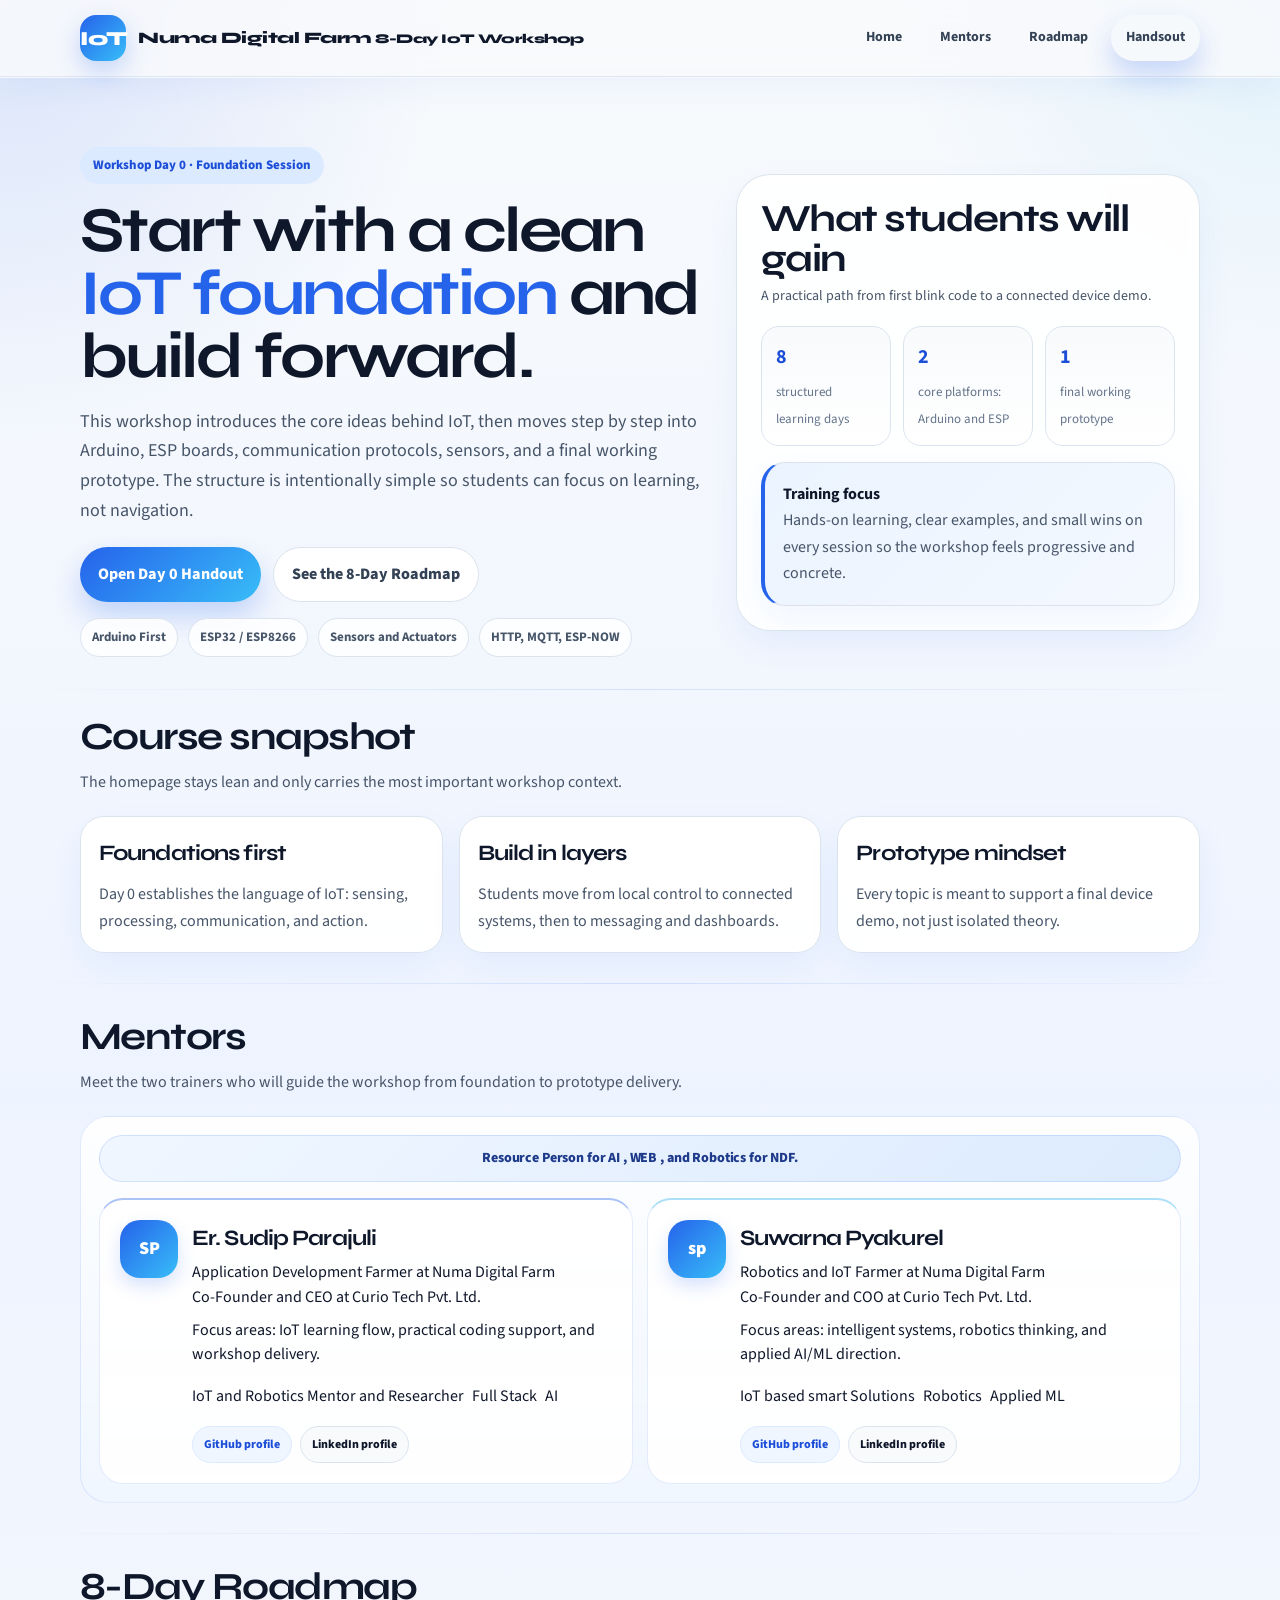
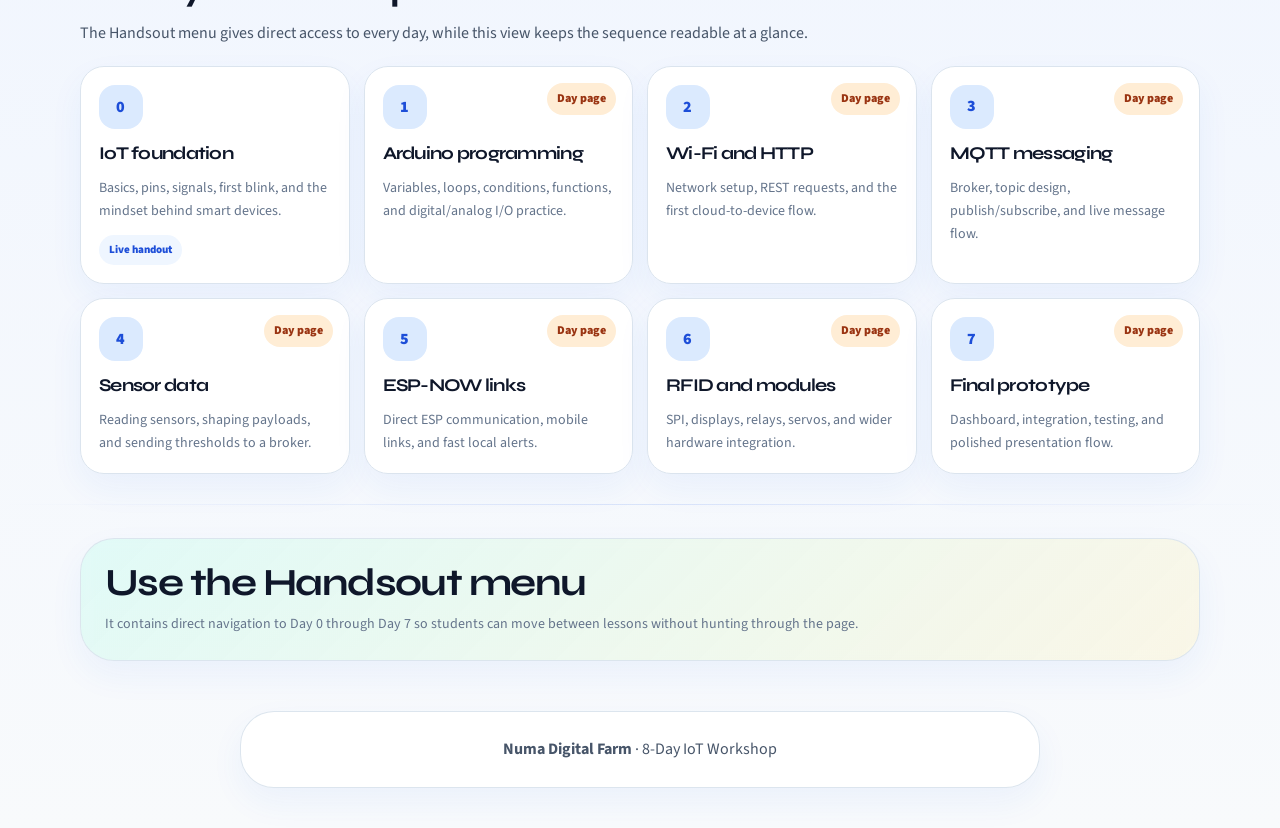
<file: index.html>
<!DOCTYPE html>
<html lang="en">
<head>
  <meta charset="UTF-8" />
  <meta name="viewport" content="width=device-width, initial-scale=1.0" />
  <title>Numa Digital Farm | 8-Day IoT Workshop</title>
  <link href="https://fonts.googleapis.com/css2?family=Syne:wght@400;500;600;700;800&family=Source+Sans+Pro:wght@400;600;700&display=swap" rel="stylesheet">
  <link rel="stylesheet" href="styles.css" />
</head>
<body>
  <header class="topbar">
    <div class="container navbar">
      <a class="brand" href="#home" aria-label="Go to home">
        <span class="brand-mark">IoT</span>
        <span>
          Numa Digital Farm
          <small>8-Day IoT Workshop</small>
        </span>
      </a>

      <nav class="nav-links" aria-label="Primary navigation">
        <a href="#home">Home</a>
        <a href="#mentors">Mentors</a>
        <a href="#roadmap">Roadmap</a>
        <details class="handsout-menu">
          <summary class="handsout-trigger btn btn-primary">Handsout</summary>
          <div class="handsout-dropdown" aria-label="Handsout days">
            <a href="day0.html">Day 0 - Foundation</a>
            <a href="day1.html">Day 1 - Arduino Basics</a>
            <a href="day2.html">Day 2 - Wi-Fi and HTTP</a>
            <a href="day3.html">Day 3 - MQTT Messaging</a>
            <a href="day4.html">Day 4 - Sensor Data</a>
            <a href="day5.html">Day 5 - ESP-NOW</a>
            <a href="day6.html">Day 6 - RFID and Modules</a>
            <a href="day7.html">Day 7 - Final Prototype</a>
          </div>
        </details>
      </nav>
    </div>
  </header>

  <main id="home">
    <section class="hero home-hero">
      <div class="container hero-grid">
        <div>
          <div class="badge">Workshop Day 0 · Foundation Session</div>
          <h1>Start with a clean <span style="color: var(--primary);">IoT foundation</span> and build forward.</h1>
          <p class="lead">
            This workshop introduces the core ideas behind IoT, then moves step by step into Arduino,
            ESP boards, communication protocols, sensors, and a final working prototype. The structure
            is intentionally simple so students can focus on learning, not navigation.
          </p>
          <div class="actions">
            <a class="btn btn-primary" href="day0.html">Open Day 0 Handout</a>
            <a class="btn btn-ghost" href="#roadmap">See the 8-Day Roadmap</a>
          </div>
          <div class="pills">
            <span class="pill">Arduino First</span>
            <span class="pill">ESP32 / ESP8266</span>
            <span class="pill">Sensors and Actuators</span>
            <span class="pill">HTTP, MQTT, ESP-NOW</span>
          </div>
        </div>

        <aside class="hero-panel">
          <div class="section-head" style="margin-bottom: 14px;">
            <div>
              <h2 style="margin-bottom: 6px;">What students will gain</h2>
              <p class="hero-note">A practical path from first blink code to a connected device demo.</p>
            </div>
          </div>

          <div class="stats-row">
            <div class="stat">
              <strong>8</strong>
              <span>structured learning days</span>
            </div>
            <div class="stat">
              <strong>2</strong>
              <span>core platforms: Arduino and ESP</span>
            </div>
            <div class="stat">
              <strong>1</strong>
              <span>final working prototype</span>
            </div>
          </div>

          <div class="note success" style="margin-top: 16px;">
            <strong>Training focus</strong>
            <p>Hands-on learning, clear examples, and small wins on every session so the workshop feels progressive and concrete.</p>
          </div>
        </aside>
      </div>
    </section>

    <section class="section section-tight">
      <div class="container">
        <div class="section-head">
          <div>
            <h2>Course snapshot</h2>
            <p>The homepage stays lean and only carries the most important workshop context.</p>
          </div>
        </div>

        <div class="card-grid">
          <article class="card">
            <h3>Foundations first</h3>
            <p>Day 0 establishes the language of IoT: sensing, processing, communication, and action.</p>
          </article>
          <article class="card">
            <h3>Build in layers</h3>
            <p>Students move from local control to connected systems, then to messaging and dashboards.</p>
          </article>
          <article class="card">
            <h3>Prototype mindset</h3>
            <p>Every topic is meant to support a final device demo, not just isolated theory.</p>
          </article>
        </div>
      </div>
    </section>

    <section class="section" id="mentors">
      <div class="container">
        <div class="section-head">
          <div>
            <h2>Mentors</h2>
            <p>Meet the two trainers who will guide the workshop from foundation to prototype delivery.</p>
          </div>
        </div>

        <div class="mentor-band">
          <div class="resource-banner">
            Resource Person for AI , WEB , and Robotics for NDF.
          </div>

          <div class="mentor-grid">
            <article class="trainer-card mentor-card mentor-card-left">
              <div class="avatar">SP</div>
              <div class="trainer-meta">
                <div>
                  <h3>Er. Sudip Parajuli</h3>
                  <p>Application Development Farmer at Numa Digital Farm</p>
                  <p>Co-Founder and CEO at Curio Tech Pvt. Ltd.</p>
                </div>
                <p>Focus areas: IoT learning flow, practical coding support, and workshop delivery.</p>
                <div class="tag-row">
                  <span class="mini-tag">IoT and Robotics Mentor and Researcher</span>
                  <span class="mini-tag">Full Stack</span>
                  <span class="mini-tag">AI</span>
                </div>
                <div class="profile-links">
                  <a class="profile-link" href="https://github.com/sudipnext" target="_blank">GitHub profile</a>
                  <a class="profile-link secondary" href="https://linkedin.com/in/sudipnext" target="_blank">LinkedIn profile</a>
                </div>
              </div>
            </article>

            <article class="trainer-card mentor-card mentor-card-right">
              <div class="avatar">sp</div>
              <div class="trainer-meta">
                <div>
                  <h3>Suwarna Pyakurel</h3>
                  <p>Robotics and IoT Farmer at Numa Digital Farm</p>
                  <p>Co-Founder and COO at Curio Tech Pvt. Ltd.</p>
                </div>
                <p>Focus areas: intelligent systems, robotics thinking, and applied AI/ML direction.</p>
                <div class="tag-row">
                  <span class="mini-tag">IoT based smart Solutions</span>
                  <span class="mini-tag">Robotics</span>
                  <span class="mini-tag">Applied ML</span>
                </div>
                <div class="profile-links">
                  <a class="profile-link" href="https://github.com/suwarna-wave" target="_blank">GitHub profile</a>
                  <a class="profile-link secondary" href="https://linkedin.com/in/suwarnapyakurel" target="_blank">LinkedIn profile</a>
                </div>
              </div>
            </article>
          </div>
        </div>
      </div>
    </section>

    <section class="section" id="roadmap">
      <div class="container">
        <div class="section-head">
          <div>
            <h2>8-Day Roadmap</h2>
            <p>The Handsout menu gives direct access to every day, while this view keeps the sequence readable at a glance.</p>
          </div>
        </div>

        <div class="roadmap-grid">
          <a class="day-card roadmap-card" href="day0.html">
            <span class="day-number">0</span>
            <h3>IoT foundation</h3>
            <p>Basics, pins, signals, first blink, and the mindset behind smart devices.</p>
            <span class="status-tag">Live handout</span>
          </a>
          <a class="day-card roadmap-card" href="day1.html">
            <span class="locked">Day page</span>
            <span class="day-number">1</span>
            <h3>Arduino programming</h3>
            <p>Variables, loops, conditions, functions, and digital/analog I/O practice.</p>
          </a>
          <a class="day-card roadmap-card" href="day2.html">
            <span class="locked">Day page</span>
            <span class="day-number">2</span>
            <h3>Wi-Fi and HTTP</h3>
            <p>Network setup, REST requests, and the first cloud-to-device flow.</p>
          </a>
          <a class="day-card roadmap-card" href="day3.html">
            <span class="locked">Day page</span>
            <span class="day-number">3</span>
            <h3>MQTT messaging</h3>
            <p>Broker, topic design, publish/subscribe, and live message flow.</p>
          </a>
          <a class="day-card roadmap-card" href="day4.html">
            <span class="locked">Day page</span>
            <span class="day-number">4</span>
            <h3>Sensor data</h3>
            <p>Reading sensors, shaping payloads, and sending thresholds to a broker.</p>
          </a>
          <a class="day-card roadmap-card" href="day5.html">
            <span class="locked">Day page</span>
            <span class="day-number">5</span>
            <h3>ESP-NOW links</h3>
            <p>Direct ESP communication, mobile links, and fast local alerts.</p>
          </a>
          <a class="day-card roadmap-card" href="day6.html">
            <span class="locked">Day page</span>
            <span class="day-number">6</span>
            <h3>RFID and modules</h3>
            <p>SPI, displays, relays, servos, and wider hardware integration.</p>
          </a>
          <a class="day-card roadmap-card" href="day7.html">
            <span class="locked">Day page</span>
            <span class="day-number">7</span>
            <h3>Final prototype</h3>
            <p>Dashboard, integration, testing, and polished presentation flow.</p>
          </a>
        </div>
      </div>
    </section>

    <section class="section">
      <div class="container">
        <div class="panel soft">
          <h2 style="margin-bottom: 10px;">Use the Handsout menu</h2>
          <p class="hero-note">It contains direct navigation to Day 0 through Day 7 so students can move between lessons without hunting through the page.</p>
        </div>
      </div>
    </section>
  </main>

  <footer class="footer">
    <div class="container">
      <div class="panel">
        <strong>Numa Digital Farm</strong> · 8-Day IoT Workshop
      </div>
    </div>
  </footer>
</body>
</html>
</file>
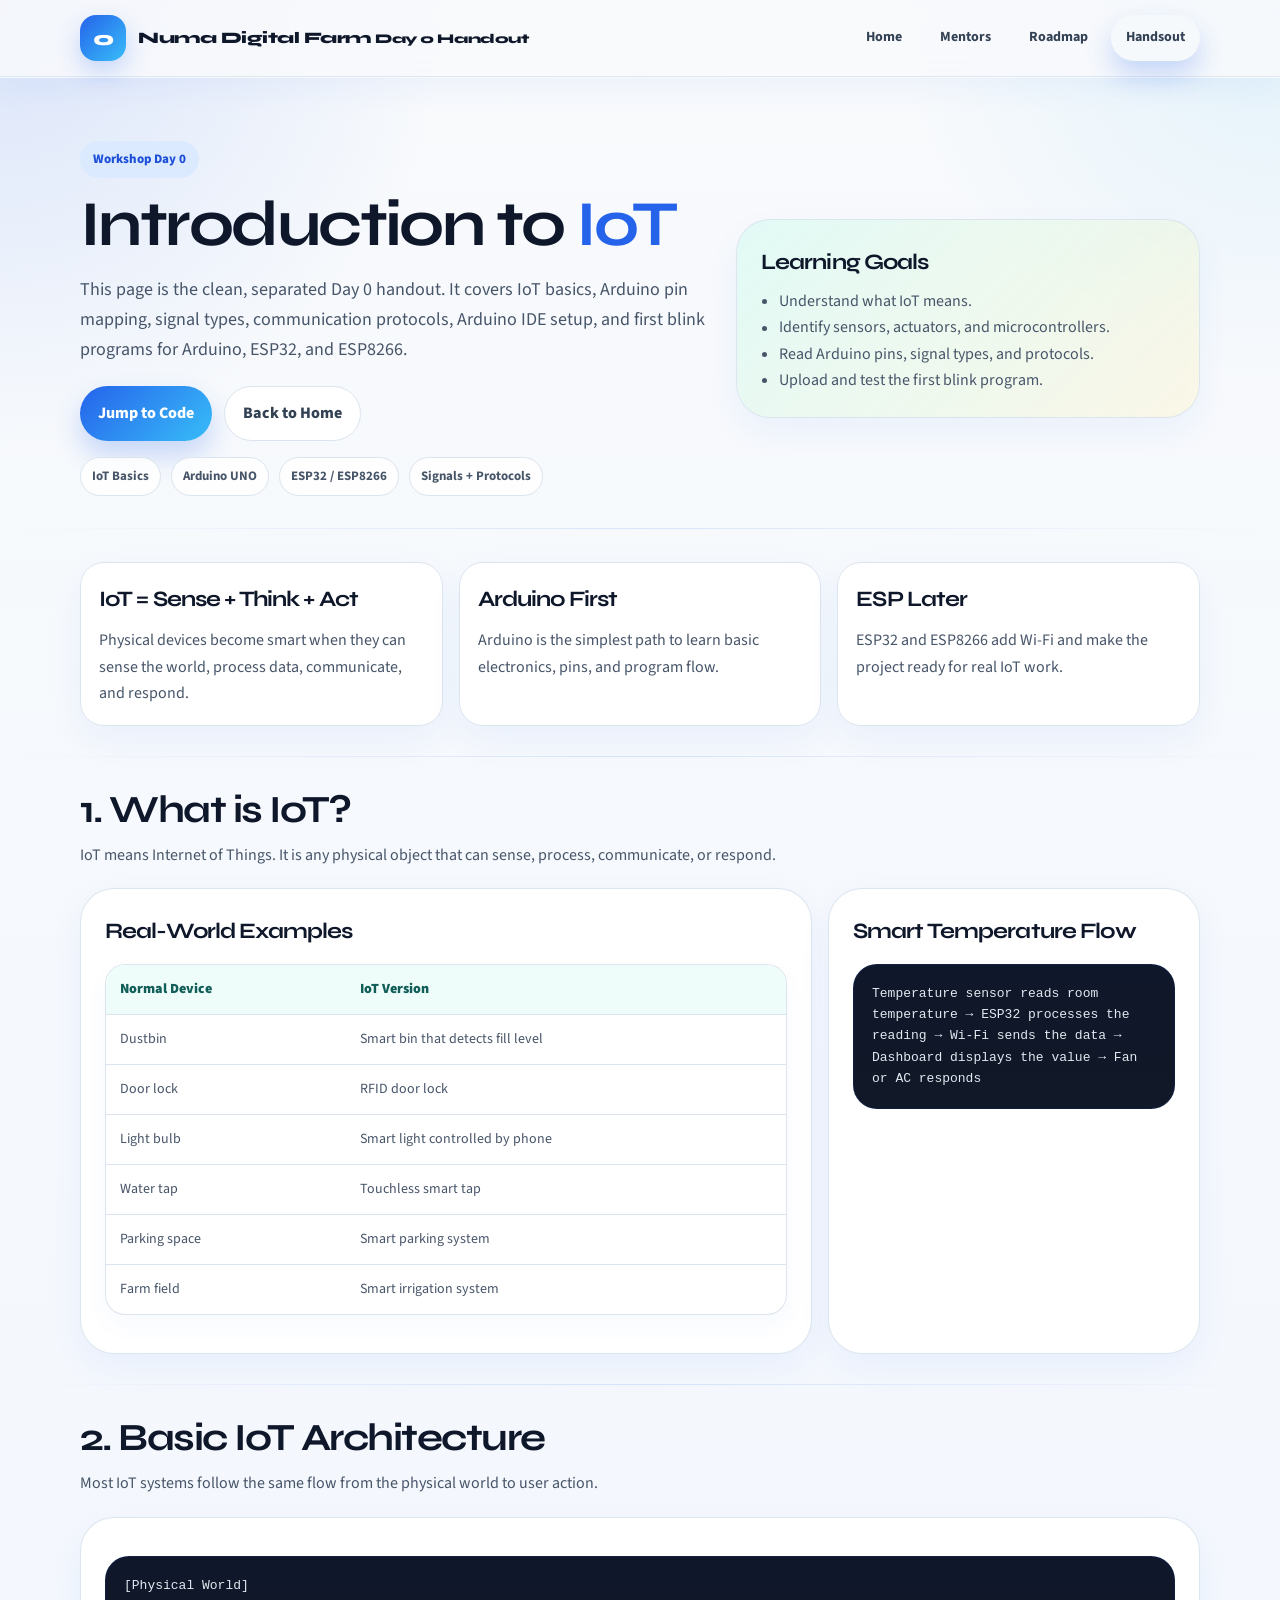
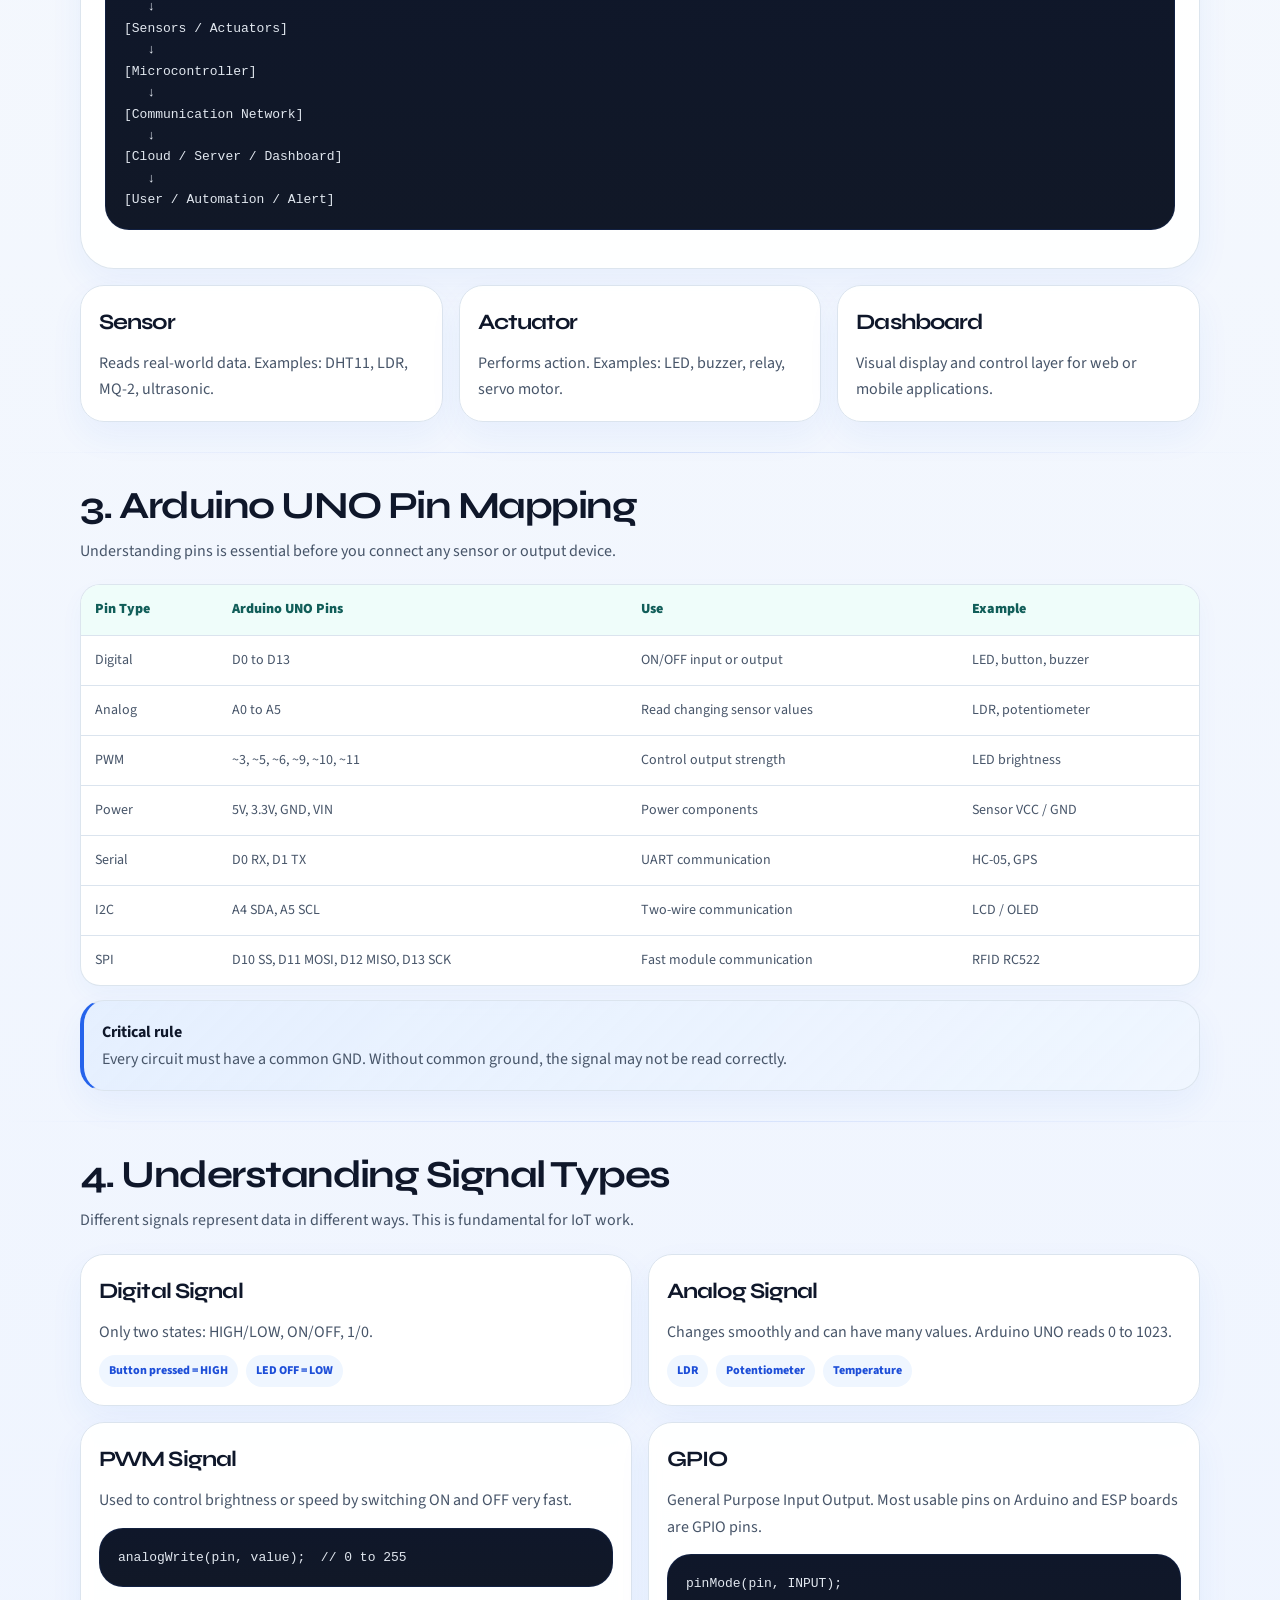
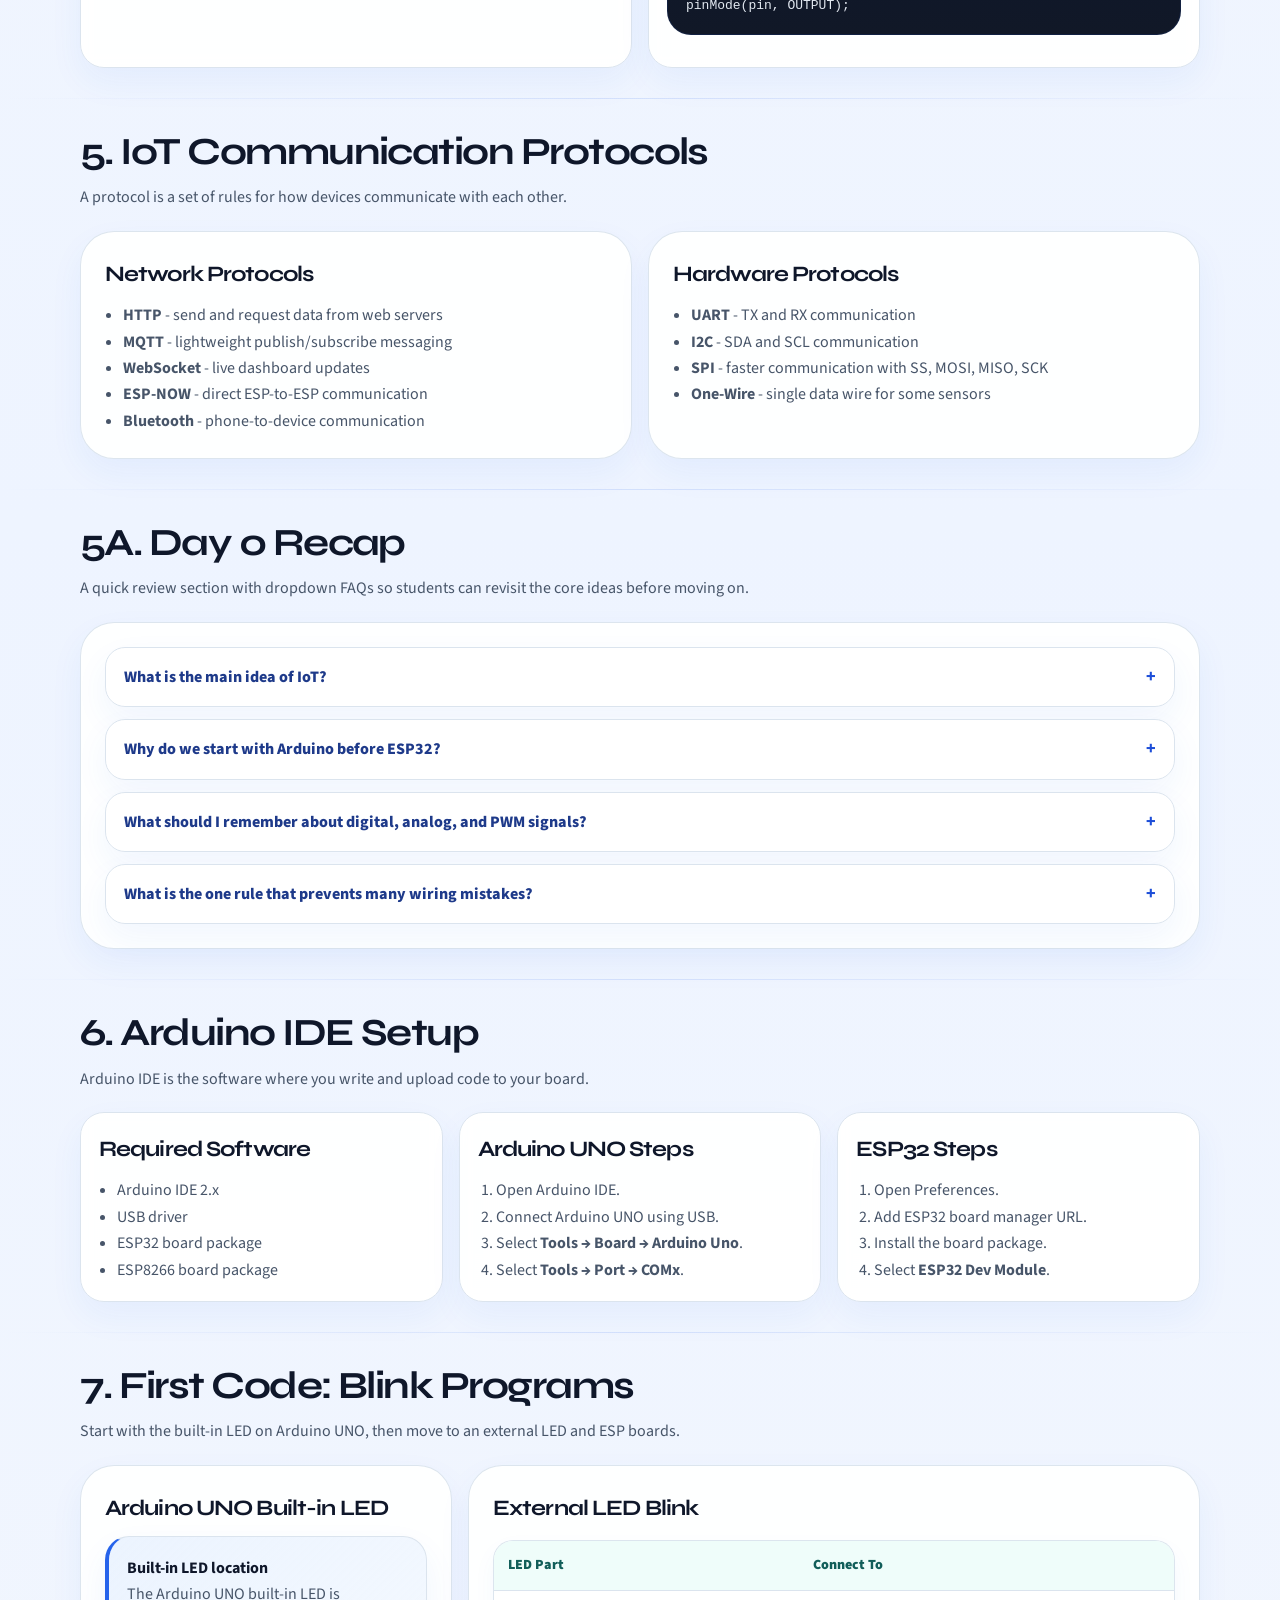
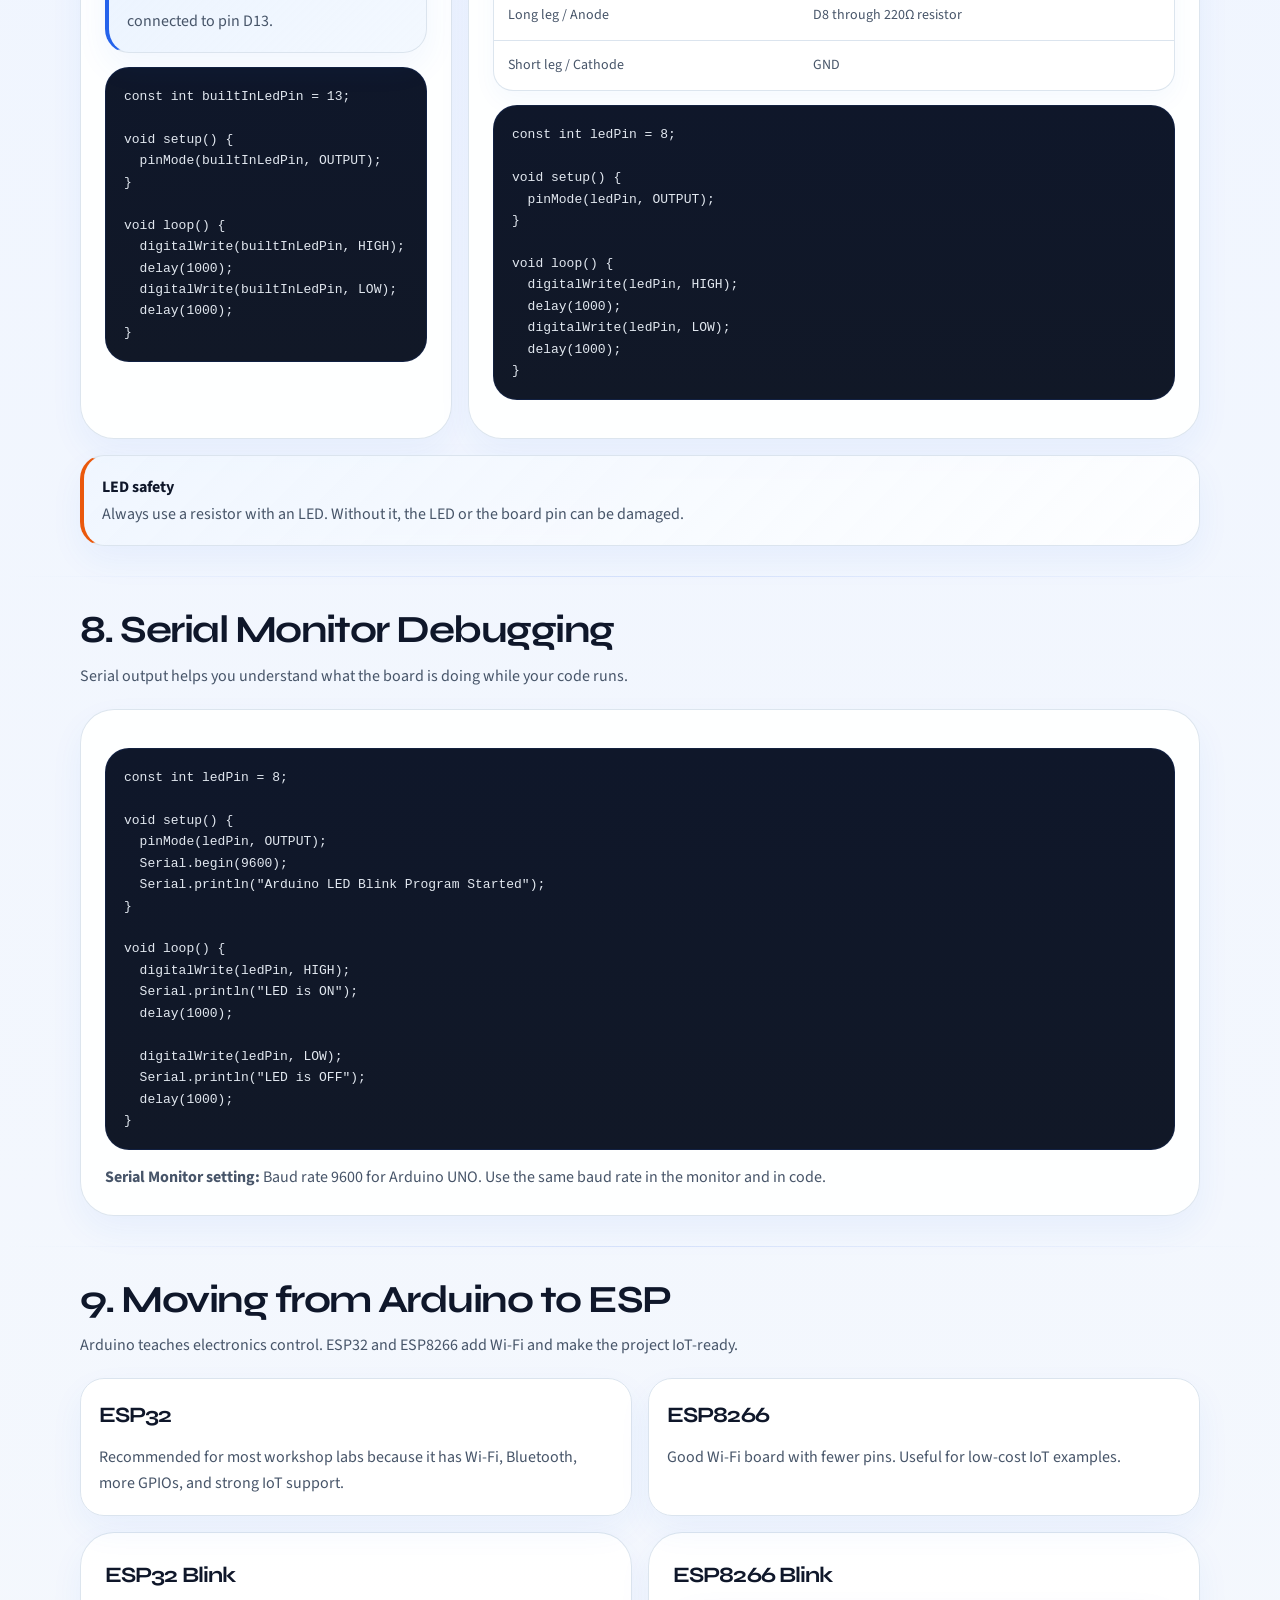
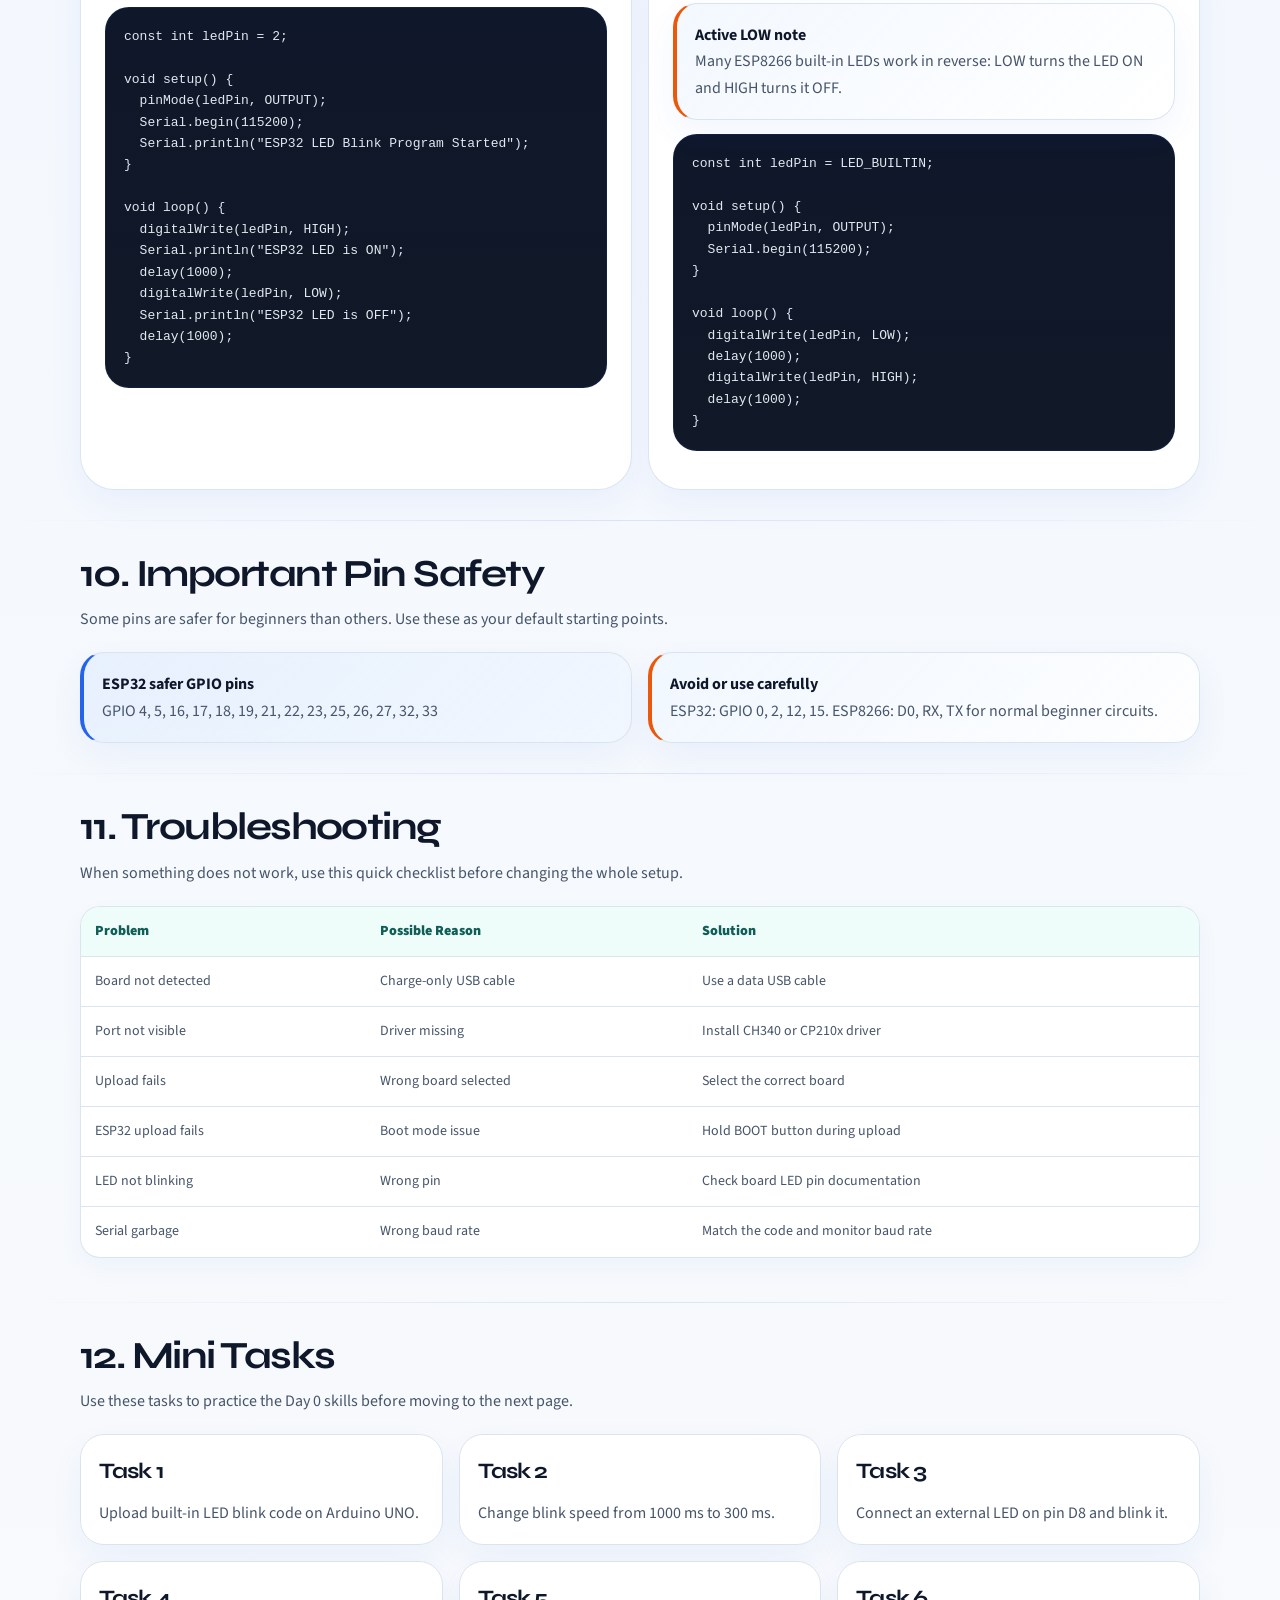
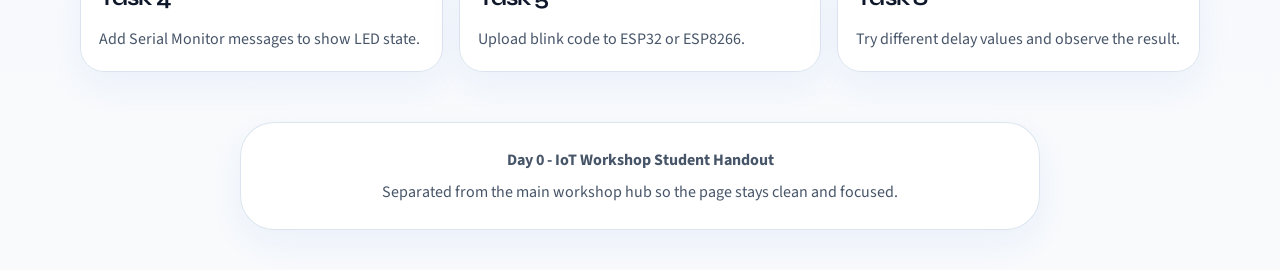
<file: day0.html>
<!DOCTYPE html>
<html lang="en">
<head>
  <meta charset="UTF-8" />
  <meta name="viewport" content="width=device-width, initial-scale=1.0" />
  <title>Day 0 - IoT Workshop Student Handout</title>
  <link href="https://fonts.googleapis.com/css2?family=Syne:wght@400;500;600;700;800&family=Source+Sans+Pro:wght@400;600;700&display=swap" rel="stylesheet">
  <link rel="stylesheet" href="styles.css" />
</head>
<body>
  <header class="topbar">
    <div class="container navbar">
      <a class="brand" href="index.html">
        <span class="brand-mark">0</span>
        <span>
          Numa Digital Farm
          <small>Day 0 Handout</small>
        </span>
      </a>
      <nav class="nav-links" aria-label="Primary navigation">
        <a href="index.html#home">Home</a>
        <a href="index.html#mentors">Mentors</a>
        <a href="index.html#roadmap">Roadmap</a>
        <details class="handsout-menu">
          <summary class="handsout-trigger btn btn-primary">Handsout</summary>
          <div class="handsout-dropdown" aria-label="Handsout days">
            <a href="day0.html">Day 0 - Foundation</a>
            <a href="day1.html">Day 1 - Arduino Basics</a>
            <a href="day2.html">Day 2 - Wi-Fi and HTTP</a>
            <a href="day3.html">Day 3 - MQTT Messaging</a>
            <a href="day4.html">Day 4 - Sensor Data</a>
            <a href="day5.html">Day 5 - ESP-NOW</a>
            <a href="day6.html">Day 6 - RFID and Modules</a>
            <a href="day7.html">Day 7 - Final Prototype</a>
          </div>
        </details>
      </nav>
    </div>
  </header>

  <main>
    <section class="hero">
      <div class="container hero-grid">
        <div>
          <div class="badge">Workshop Day 0</div>
          <h1>Introduction to <span style="color: var(--primary);">IoT</span></h1>
          <p class="lead">
            This page is the clean, separated Day 0 handout. It covers IoT basics, Arduino pin mapping,
            signal types, communication protocols, Arduino IDE setup, and first blink programs for Arduino,
            ESP32, and ESP8266.
          </p>
          <div class="actions">
            <a class="btn btn-primary" href="#blink">Jump to Code</a>
            <a class="btn btn-ghost" href="index.html">Back to Home</a>
          </div>
          <div class="pills">
            <span class="pill">IoT Basics</span>
            <span class="pill">Arduino UNO</span>
            <span class="pill">ESP32 / ESP8266</span>
            <span class="pill">Signals + Protocols</span>
          </div>
        </div>

        <aside class="panel soft">
          <h3 style="margin-bottom: 8px;">Learning Goals</h3>
          <ul style="padding-left: 18px;">
            <li>Understand what IoT means.</li>
            <li>Identify sensors, actuators, and microcontrollers.</li>
            <li>Read Arduino pins, signal types, and protocols.</li>
            <li>Upload and test the first blink program.</li>
          </ul>
        </aside>
      </div>
    </section>

    <section class="section">
      <div class="container">
        <div class="card-grid">
          <article class="card">
            <h3>IoT = Sense + Think + Act</h3>
            <p>Physical devices become smart when they can sense the world, process data, communicate, and respond.</p>
          </article>
          <article class="card">
            <h3>Arduino First</h3>
            <p>Arduino is the simplest path to learn basic electronics, pins, and program flow.</p>
          </article>
          <article class="card">
            <h3>ESP Later</h3>
            <p>ESP32 and ESP8266 add Wi-Fi and make the project ready for real IoT work.</p>
          </article>
        </div>
      </div>
    </section>

    <section class="section" id="basics">
      <div class="container">
        <div class="section-head">
          <div>
            <h2>1. What is IoT?</h2>
            <p>IoT means Internet of Things. It is any physical object that can sense, process, communicate, or respond.</p>
          </div>
        </div>

        <div class="two-col">
          <div class="panel">
            <h3>Real-World Examples</h3>
            <div class="table-wrap">
              <table>
                <thead>
                  <tr>
                    <th>Normal Device</th>
                    <th>IoT Version</th>
                  </tr>
                </thead>
                <tbody>
                  <tr><td>Dustbin</td><td>Smart bin that detects fill level</td></tr>
                  <tr><td>Door lock</td><td>RFID door lock</td></tr>
                  <tr><td>Light bulb</td><td>Smart light controlled by phone</td></tr>
                  <tr><td>Water tap</td><td>Touchless smart tap</td></tr>
                  <tr><td>Parking space</td><td>Smart parking system</td></tr>
                  <tr><td>Farm field</td><td>Smart irrigation system</td></tr>
                </tbody>
              </table>
            </div>
          </div>
          <div class="panel">
            <h3>Smart Temperature Flow</h3>
            <div class="diagram">Temperature sensor reads room temperature → ESP32 processes the reading → Wi-Fi sends the data → Dashboard displays the value → Fan or AC responds</div>
          </div>
        </div>
      </div>
    </section>

    <section class="section" id="architecture">
      <div class="container">
        <div class="section-head">
          <div>
            <h2>2. Basic IoT Architecture</h2>
            <p>Most IoT systems follow the same flow from the physical world to user action.</p>
          </div>
        </div>

        <div class="panel">
          <div class="flow-box">[Physical World]
   ↓
[Sensors / Actuators]
   ↓
[Microcontroller]
   ↓
[Communication Network]
   ↓
[Cloud / Server / Dashboard]
   ↓
[User / Automation / Alert]</div>
        </div>

        <div class="three-col" style="margin-top: 16px;">
          <article class="card">
            <h3>Sensor</h3>
            <p>Reads real-world data. Examples: DHT11, LDR, MQ-2, ultrasonic.</p>
          </article>
          <article class="card">
            <h3>Actuator</h3>
            <p>Performs action. Examples: LED, buzzer, relay, servo motor.</p>
          </article>
          <article class="card">
            <h3>Dashboard</h3>
            <p>Visual display and control layer for web or mobile applications.</p>
          </article>
        </div>
      </div>
    </section>

    <section class="section" id="pins">
      <div class="container">
        <div class="section-head">
          <div>
            <h2>3. Arduino UNO Pin Mapping</h2>
            <p>Understanding pins is essential before you connect any sensor or output device.</p>
          </div>
        </div>

        <div class="table-wrap">
          <table>
            <thead>
              <tr>
                <th>Pin Type</th>
                <th>Arduino UNO Pins</th>
                <th>Use</th>
                <th>Example</th>
              </tr>
            </thead>
            <tbody>
              <tr><td>Digital</td><td>D0 to D13</td><td>ON/OFF input or output</td><td>LED, button, buzzer</td></tr>
              <tr><td>Analog</td><td>A0 to A5</td><td>Read changing sensor values</td><td>LDR, potentiometer</td></tr>
              <tr><td>PWM</td><td>~3, ~5, ~6, ~9, ~10, ~11</td><td>Control output strength</td><td>LED brightness</td></tr>
              <tr><td>Power</td><td>5V, 3.3V, GND, VIN</td><td>Power components</td><td>Sensor VCC / GND</td></tr>
              <tr><td>Serial</td><td>D0 RX, D1 TX</td><td>UART communication</td><td>HC-05, GPS</td></tr>
              <tr><td>I2C</td><td>A4 SDA, A5 SCL</td><td>Two-wire communication</td><td>LCD / OLED</td></tr>
              <tr><td>SPI</td><td>D10 SS, D11 MOSI, D12 MISO, D13 SCK</td><td>Fast module communication</td><td>RFID RC522</td></tr>
            </tbody>
          </table>
        </div>

        <div class="note success">
          <strong>Critical rule</strong>
          <p>Every circuit must have a common GND. Without common ground, the signal may not be read correctly.</p>
        </div>
      </div>
    </section>

    <section class="section" id="signals">
      <div class="container">
        <div class="section-head">
          <div>
            <h2>4. Understanding Signal Types</h2>
            <p>Different signals represent data in different ways. This is fundamental for IoT work.</p>
          </div>
        </div>

        <div class="two-col">
          <article class="card">
            <h3>Digital Signal</h3>
            <p>Only two states: HIGH/LOW, ON/OFF, 1/0.</p>
            <div class="tag-row">
              <span class="tag">Button pressed = HIGH</span>
              <span class="tag">LED OFF = LOW</span>
            </div>
          </article>
          <article class="card">
            <h3>Analog Signal</h3>
            <p>Changes smoothly and can have many values. Arduino UNO reads 0 to 1023.</p>
            <div class="tag-row">
              <span class="tag">LDR</span>
              <span class="tag">Potentiometer</span>
              <span class="tag">Temperature</span>
            </div>
          </article>
          <article class="card">
            <h3>PWM Signal</h3>
            <p>Used to control brightness or speed by switching ON and OFF very fast.</p>
            <div class="code-block"><pre>analogWrite(pin, value);  // 0 to 255</pre></div>
          </article>
          <article class="card">
            <h3>GPIO</h3>
            <p>General Purpose Input Output. Most usable pins on Arduino and ESP boards are GPIO pins.</p>
            <div class="code-block"><pre>pinMode(pin, INPUT);
pinMode(pin, OUTPUT);</pre></div>
          </article>
        </div>
      </div>
    </section>

    <section class="section" id="protocols">
      <div class="container">
        <div class="section-head">
          <div>
            <h2>5. IoT Communication Protocols</h2>
            <p>A protocol is a set of rules for how devices communicate with each other.</p>
          </div>
        </div>

        <div class="two-col">
          <div class="panel">
            <h3>Network Protocols</h3>
            <ul style="padding-left: 18px; margin-top: 6px;">
              <li><strong>HTTP</strong> - send and request data from web servers</li>
              <li><strong>MQTT</strong> - lightweight publish/subscribe messaging</li>
              <li><strong>WebSocket</strong> - live dashboard updates</li>
              <li><strong>ESP-NOW</strong> - direct ESP-to-ESP communication</li>
              <li><strong>Bluetooth</strong> - phone-to-device communication</li>
            </ul>
          </div>
          <div class="panel">
            <h3>Hardware Protocols</h3>
            <ul style="padding-left: 18px; margin-top: 6px;">
              <li><strong>UART</strong> - TX and RX communication</li>
              <li><strong>I2C</strong> - SDA and SCL communication</li>
              <li><strong>SPI</strong> - faster communication with SS, MOSI, MISO, SCK</li>
              <li><strong>One-Wire</strong> - single data wire for some sensors</li>
            </ul>
          </div>
        </div>
      </div>
    </section>

    <section class="section" id="recap">
      <div class="container">
        <div class="section-head">
          <div>
            <h2>5A. Day 0 Recap</h2>
            <p>A quick review section with dropdown FAQs so students can revisit the core ideas before moving on.</p>
          </div>
        </div>

        <div class="panel">
          <div class="faq-list">
            <details class="faq-item">
              <summary>What is the main idea of IoT?</summary>
              <p>IoT is the combination of sensing, processing, communication, and action. A device becomes smart when it can read the environment, decide what to do, communicate that data, and respond.</p>
            </details>
            <details class="faq-item">
              <summary>Why do we start with Arduino before ESP32?</summary>
              <p>Arduino gives students a cleaner entry into pins, circuits, and control flow. Once those ideas are stable, ESP32 and ESP8266 add Wi-Fi and make the same skills useful for connected systems.</p>
            </details>
            <details class="faq-item">
              <summary>What should I remember about digital, analog, and PWM signals?</summary>
              <p>Digital signals have two states, analog signals change gradually, and PWM is a fast switching technique used to simulate variable output such as dimming an LED or controlling motor speed.</p>
            </details>
            <details class="faq-item">
              <summary>What is the one rule that prevents many wiring mistakes?</summary>
              <p>Always share a common ground between the board and the components. If the ground is missing, signals often become unreliable even when the code is correct.</p>
            </details>
          </div>
        </div>
      </div>
    </section>

    <section class="section" id="setup">
      <div class="container">
        <div class="section-head">
          <div>
            <h2>6. Arduino IDE Setup</h2>
            <p>Arduino IDE is the software where you write and upload code to your board.</p>
          </div>
        </div>

        <div class="card-grid">
          <article class="card">
            <h3>Required Software</h3>
            <ul style="padding-left: 18px; margin-top: 6px;">
              <li>Arduino IDE 2.x</li>
              <li>USB driver</li>
              <li>ESP32 board package</li>
              <li>ESP8266 board package</li>
            </ul>
          </article>
          <article class="card">
            <h3>Arduino UNO Steps</h3>
            <ol style="padding-left: 18px; margin-top: 6px;">
              <li>Open Arduino IDE.</li>
              <li>Connect Arduino UNO using USB.</li>
              <li>Select <strong>Tools → Board → Arduino Uno</strong>.</li>
              <li>Select <strong>Tools → Port → COMx</strong>.</li>
            </ol>
          </article>
          <article class="card">
            <h3>ESP32 Steps</h3>
            <ol style="padding-left: 18px; margin-top: 6px;">
              <li>Open Preferences.</li>
              <li>Add ESP32 board manager URL.</li>
              <li>Install the board package.</li>
              <li>Select <strong>ESP32 Dev Module</strong>.</li>
            </ol>
          </article>
        </div>
      </div>
    </section>

    <section class="section" id="blink">
      <div class="container">
        <div class="section-head">
          <div>
            <h2>7. First Code: Blink Programs</h2>
            <p>Start with the built-in LED on Arduino UNO, then move to an external LED and ESP boards.</p>
          </div>
        </div>

        <div class="two-col">
          <div class="panel">
            <h3>Arduino UNO Built-in LED</h3>
            <div class="note success">
              <strong>Built-in LED location</strong>
              <p>The Arduino UNO built-in LED is connected to pin D13.</p>
            </div>
            <div class="code-block"><pre>const int builtInLedPin = 13;

void setup() {
  pinMode(builtInLedPin, OUTPUT);
}

void loop() {
  digitalWrite(builtInLedPin, HIGH);
  delay(1000);
  digitalWrite(builtInLedPin, LOW);
  delay(1000);
}</pre></div>
          </div>
          <div class="panel">
            <h3>External LED Blink</h3>
            <div class="table-wrap">
              <table>
                <thead>
                  <tr><th>LED Part</th><th>Connect To</th></tr>
                </thead>
                <tbody>
                  <tr><td>Long leg / Anode</td><td>D8 through 220Ω resistor</td></tr>
                  <tr><td>Short leg / Cathode</td><td>GND</td></tr>
                </tbody>
              </table>
            </div>
            <div class="code-block"><pre>const int ledPin = 8;

void setup() {
  pinMode(ledPin, OUTPUT);
}

void loop() {
  digitalWrite(ledPin, HIGH);
  delay(1000);
  digitalWrite(ledPin, LOW);
  delay(1000);
}</pre></div>
          </div>
        </div>

        <div class="note warning" style="margin-top: 16px;">
          <strong>LED safety</strong>
          <p>Always use a resistor with an LED. Without it, the LED or the board pin can be damaged.</p>
        </div>
      </div>
    </section>

    <section class="section" id="serial">
      <div class="container">
        <div class="section-head">
          <div>
            <h2>8. Serial Monitor Debugging</h2>
            <p>Serial output helps you understand what the board is doing while your code runs.</p>
          </div>
        </div>

        <div class="panel">
          <div class="code-block"><pre>const int ledPin = 8;

void setup() {
  pinMode(ledPin, OUTPUT);
  Serial.begin(9600);
  Serial.println("Arduino LED Blink Program Started");
}

void loop() {
  digitalWrite(ledPin, HIGH);
  Serial.println("LED is ON");
  delay(1000);

  digitalWrite(ledPin, LOW);
  Serial.println("LED is OFF");
  delay(1000);
}</pre></div>
          <p class="muted"><strong>Serial Monitor setting:</strong> Baud rate 9600 for Arduino UNO. Use the same baud rate in the monitor and in code.</p>
        </div>
      </div>
    </section>

    <section class="section" id="esp">
      <div class="container">
        <div class="section-head">
          <div>
            <h2>9. Moving from Arduino to ESP</h2>
            <p>Arduino teaches electronics control. ESP32 and ESP8266 add Wi-Fi and make the project IoT-ready.</p>
          </div>
        </div>

        <div class="two-col">
          <article class="card">
            <h3>ESP32</h3>
            <p>Recommended for most workshop labs because it has Wi-Fi, Bluetooth, more GPIOs, and strong IoT support.</p>
          </article>
          <article class="card">
            <h3>ESP8266</h3>
            <p>Good Wi-Fi board with fewer pins. Useful for low-cost IoT examples.</p>
          </article>
        </div>

        <div class="two-col" style="margin-top: 16px;">
          <div class="panel">
            <h3>ESP32 Blink</h3>
            <div class="code-block"><pre>const int ledPin = 2;

void setup() {
  pinMode(ledPin, OUTPUT);
  Serial.begin(115200);
  Serial.println("ESP32 LED Blink Program Started");
}

void loop() {
  digitalWrite(ledPin, HIGH);
  Serial.println("ESP32 LED is ON");
  delay(1000);
  digitalWrite(ledPin, LOW);
  Serial.println("ESP32 LED is OFF");
  delay(1000);
}</pre></div>
          </div>
          <div class="panel">
            <h3>ESP8266 Blink</h3>
            <div class="note warning">
              <strong>Active LOW note</strong>
              <p>Many ESP8266 built-in LEDs work in reverse: LOW turns the LED ON and HIGH turns it OFF.</p>
            </div>
            <div class="code-block"><pre>const int ledPin = LED_BUILTIN;

void setup() {
  pinMode(ledPin, OUTPUT);
  Serial.begin(115200);
}

void loop() {
  digitalWrite(ledPin, LOW);
  delay(1000);
  digitalWrite(ledPin, HIGH);
  delay(1000);
}</pre></div>
          </div>
        </div>
      </div>
    </section>

    <section class="section" id="safety">
      <div class="container">
        <div class="section-head">
          <div>
            <h2>10. Important Pin Safety</h2>
            <p>Some pins are safer for beginners than others. Use these as your default starting points.</p>
          </div>
        </div>

        <div class="two-col">
          <div class="note success">
            <strong>ESP32 safer GPIO pins</strong>
            <p>GPIO 4, 5, 16, 17, 18, 19, 21, 22, 23, 25, 26, 27, 32, 33</p>
          </div>
          <div class="note warning">
            <strong>Avoid or use carefully</strong>
            <p>ESP32: GPIO 0, 2, 12, 15. ESP8266: D0, RX, TX for normal beginner circuits.</p>
          </div>
        </div>
      </div>
    </section>

    <section class="section" id="troubleshooting">
      <div class="container">
        <div class="section-head">
          <div>
            <h2>11. Troubleshooting</h2>
            <p>When something does not work, use this quick checklist before changing the whole setup.</p>
          </div>
        </div>

        <div class="table-wrap">
          <table>
            <thead>
              <tr>
                <th>Problem</th>
                <th>Possible Reason</th>
                <th>Solution</th>
              </tr>
            </thead>
            <tbody>
              <tr><td>Board not detected</td><td>Charge-only USB cable</td><td>Use a data USB cable</td></tr>
              <tr><td>Port not visible</td><td>Driver missing</td><td>Install CH340 or CP210x driver</td></tr>
              <tr><td>Upload fails</td><td>Wrong board selected</td><td>Select the correct board</td></tr>
              <tr><td>ESP32 upload fails</td><td>Boot mode issue</td><td>Hold BOOT button during upload</td></tr>
              <tr><td>LED not blinking</td><td>Wrong pin</td><td>Check board LED pin documentation</td></tr>
              <tr><td>Serial garbage</td><td>Wrong baud rate</td><td>Match the code and monitor baud rate</td></tr>
            </tbody>
          </table>
        </div>
      </div>
    </section>

    <section class="section" id="tasks">
      <div class="container">
        <div class="section-head">
          <div>
            <h2>12. Mini Tasks</h2>
            <p>Use these tasks to practice the Day 0 skills before moving to the next page.</p>
          </div>
        </div>

        <div class="card-grid">
          <article class="card"><h3>Task 1</h3><p>Upload built-in LED blink code on Arduino UNO.</p></article>
          <article class="card"><h3>Task 2</h3><p>Change blink speed from 1000 ms to 300 ms.</p></article>
          <article class="card"><h3>Task 3</h3><p>Connect an external LED on pin D8 and blink it.</p></article>
          <article class="card"><h3>Task 4</h3><p>Add Serial Monitor messages to show LED state.</p></article>
          <article class="card"><h3>Task 5</h3><p>Upload blink code to ESP32 or ESP8266.</p></article>
          <article class="card"><h3>Task 6</h3><p>Try different delay values and observe the result.</p></article>
        </div>
      </div>
    </section>
  </main>

  <footer class="footer">
    <div class="container">
      <div class="panel">
        <strong>Day 0 - IoT Workshop Student Handout</strong>
        <p style="margin-top: 6px;">Separated from the main workshop hub so the page stays clean and focused.</p>
      </div>
    </div>
  </footer>
</body>
</html>
</file>
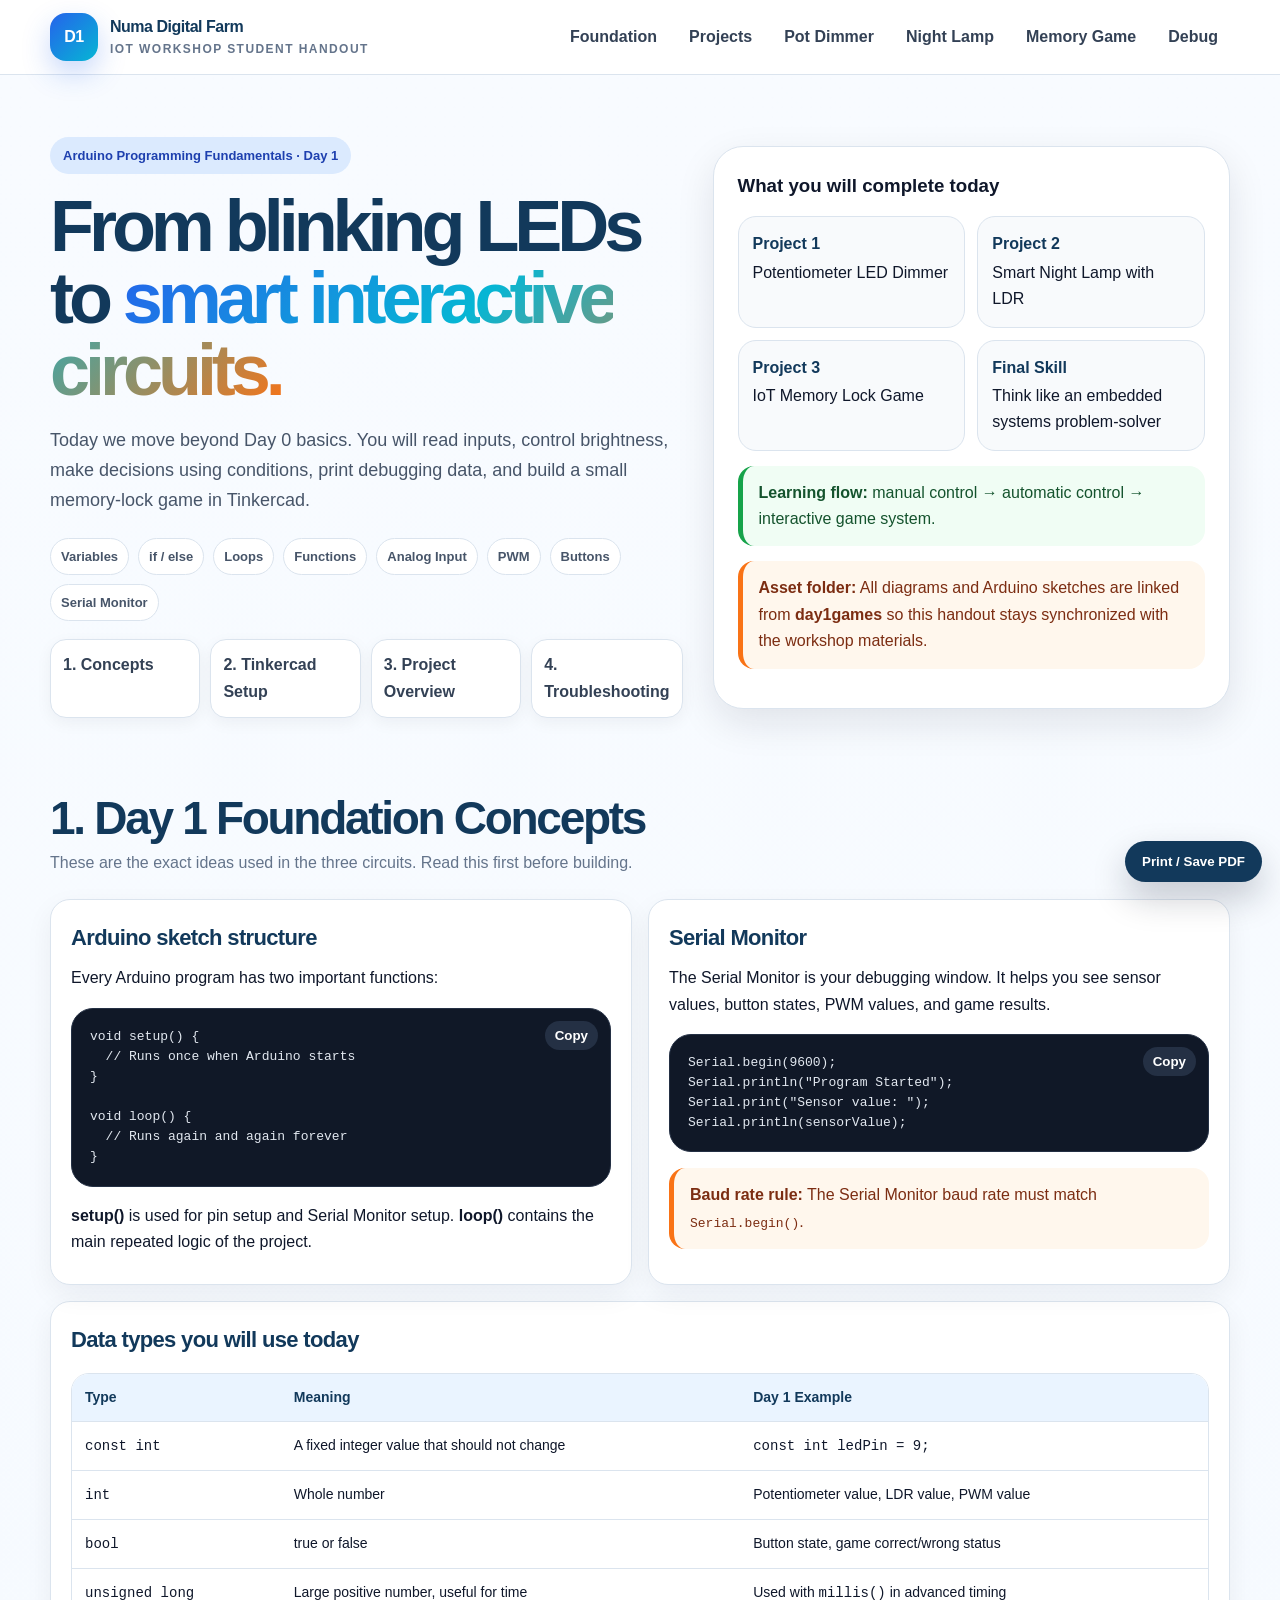
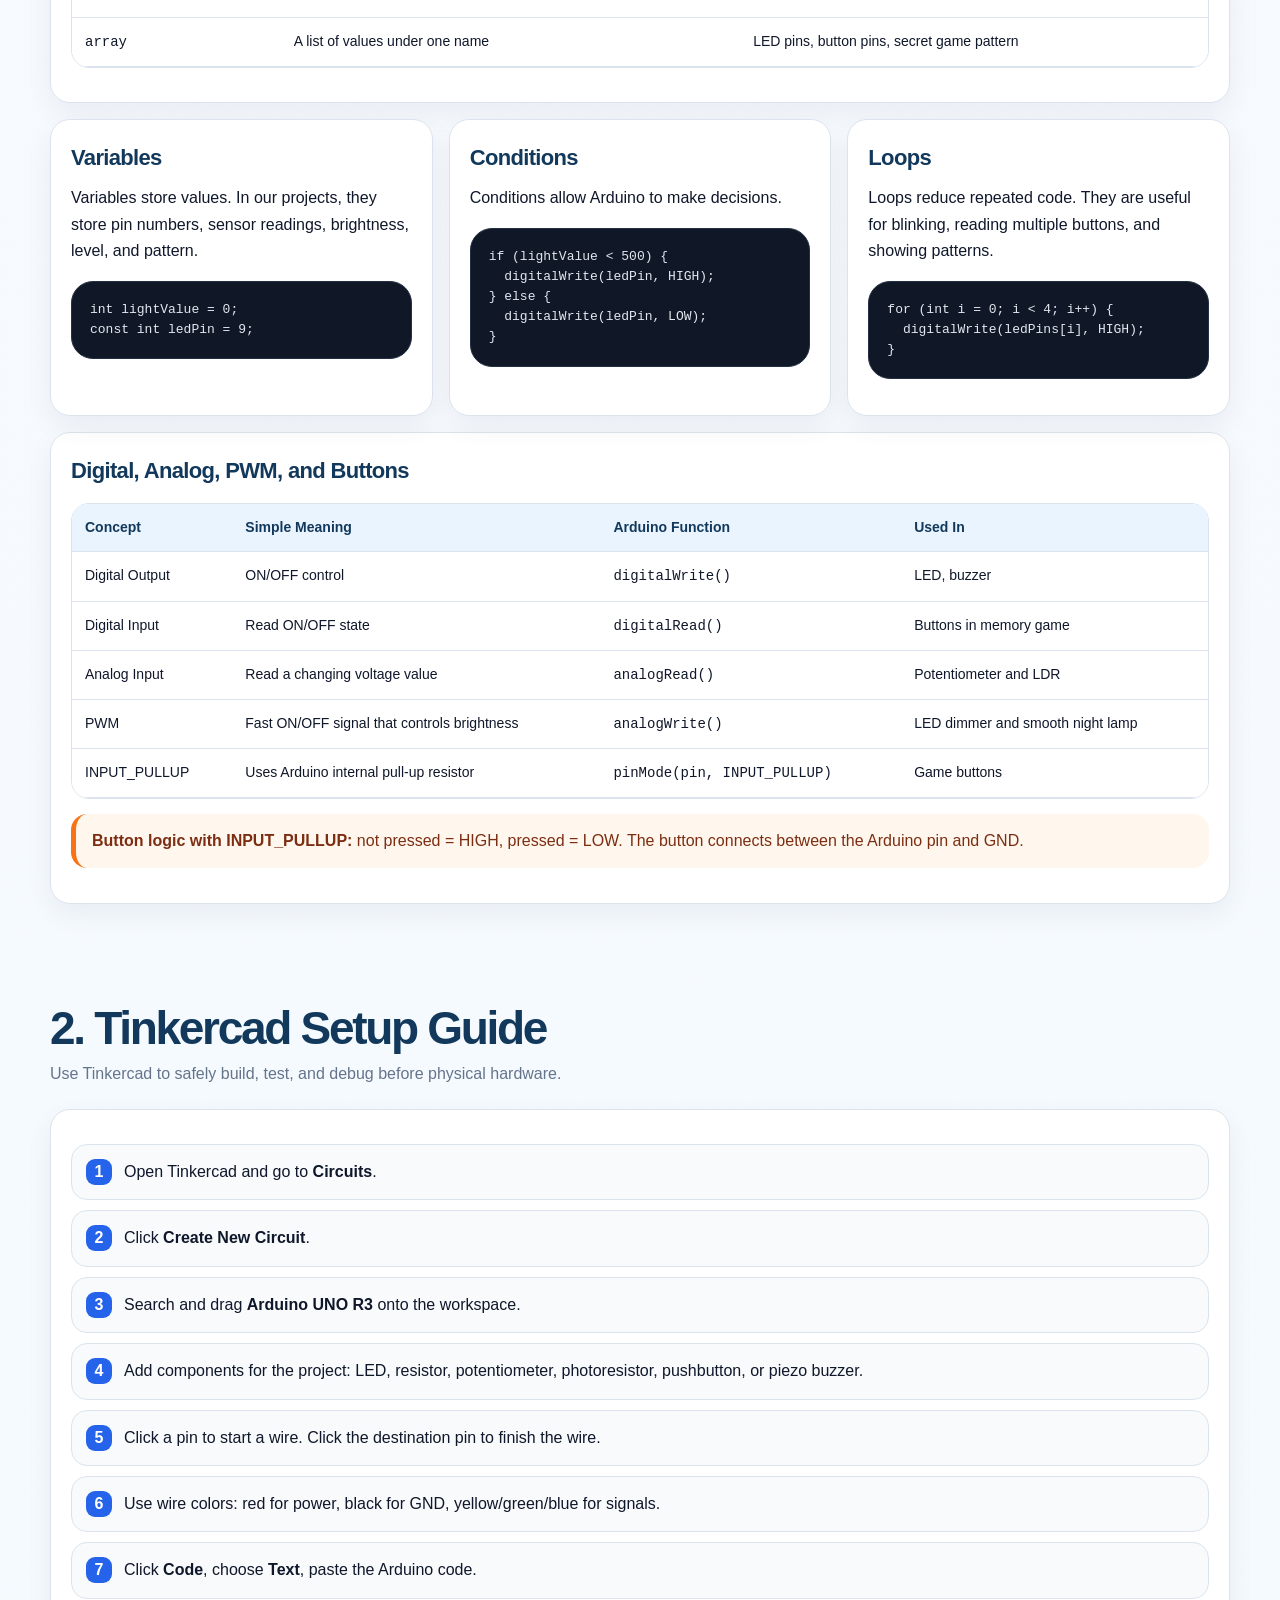
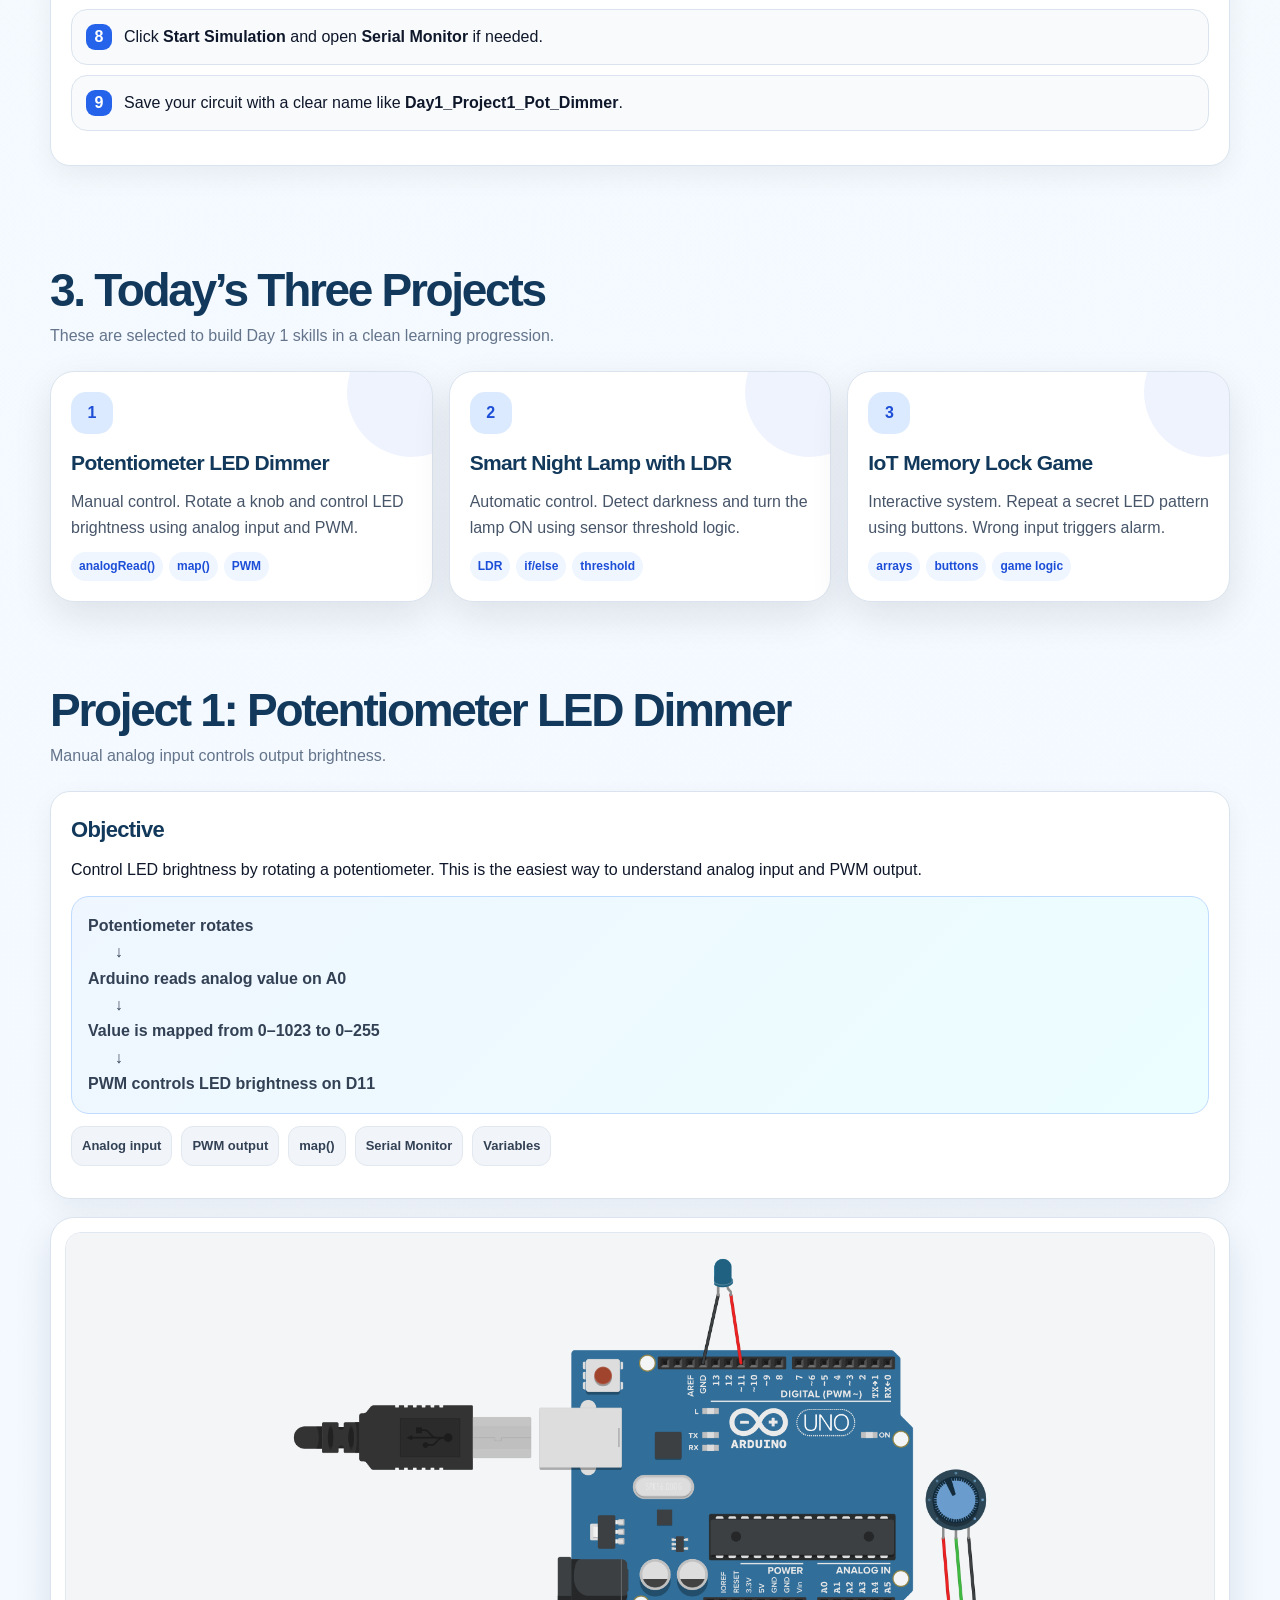
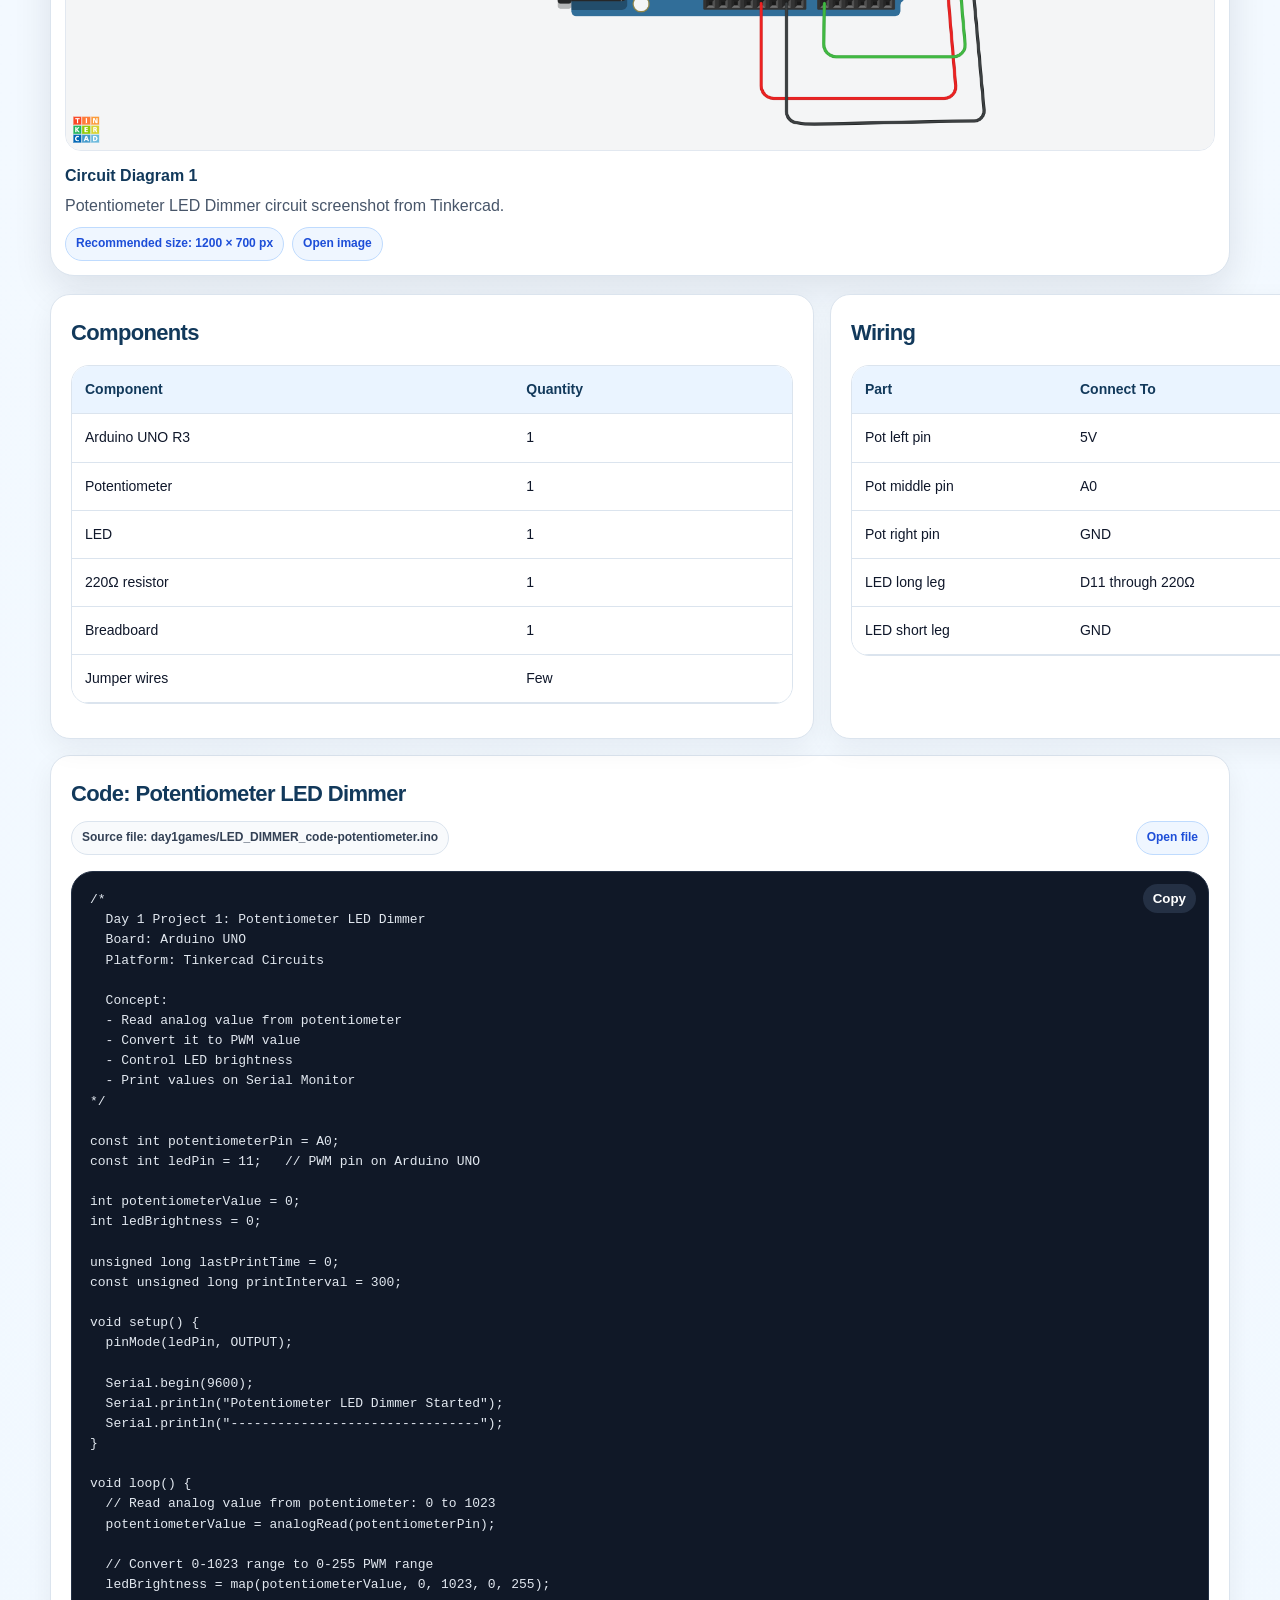
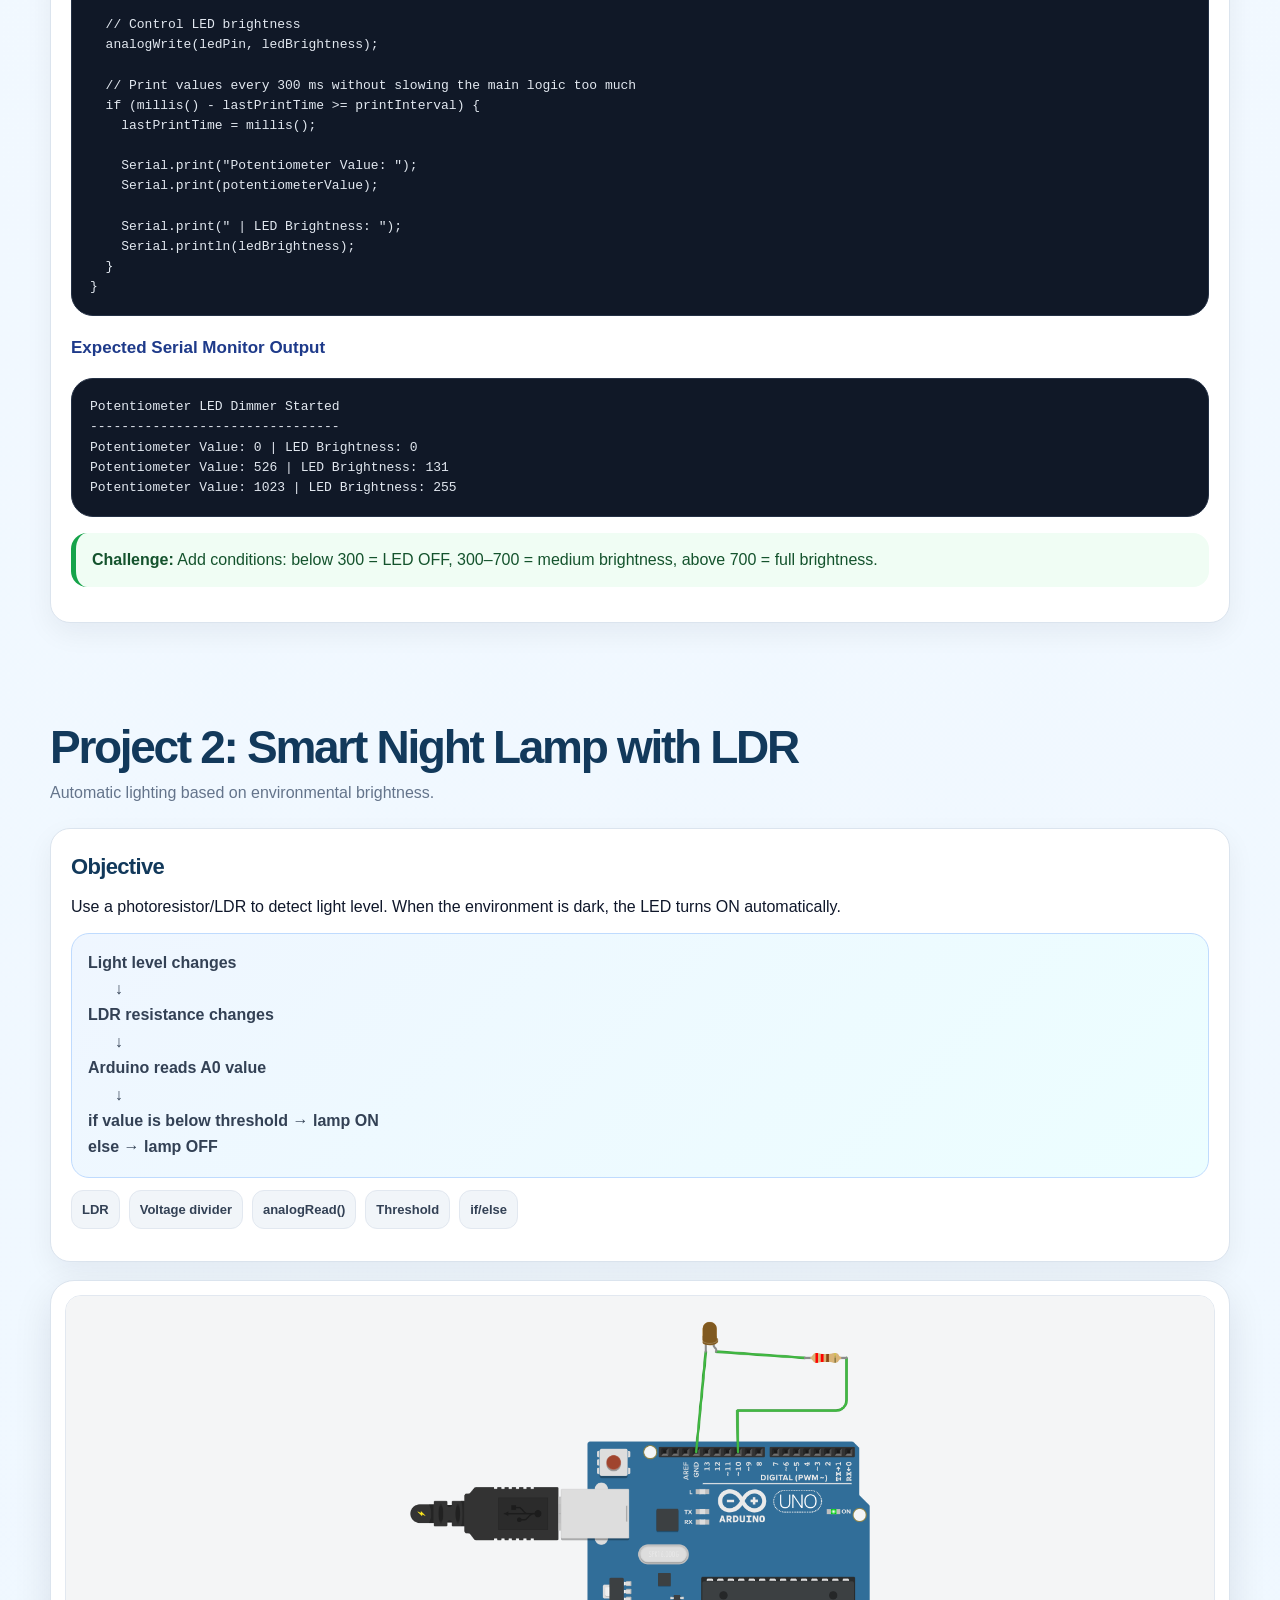
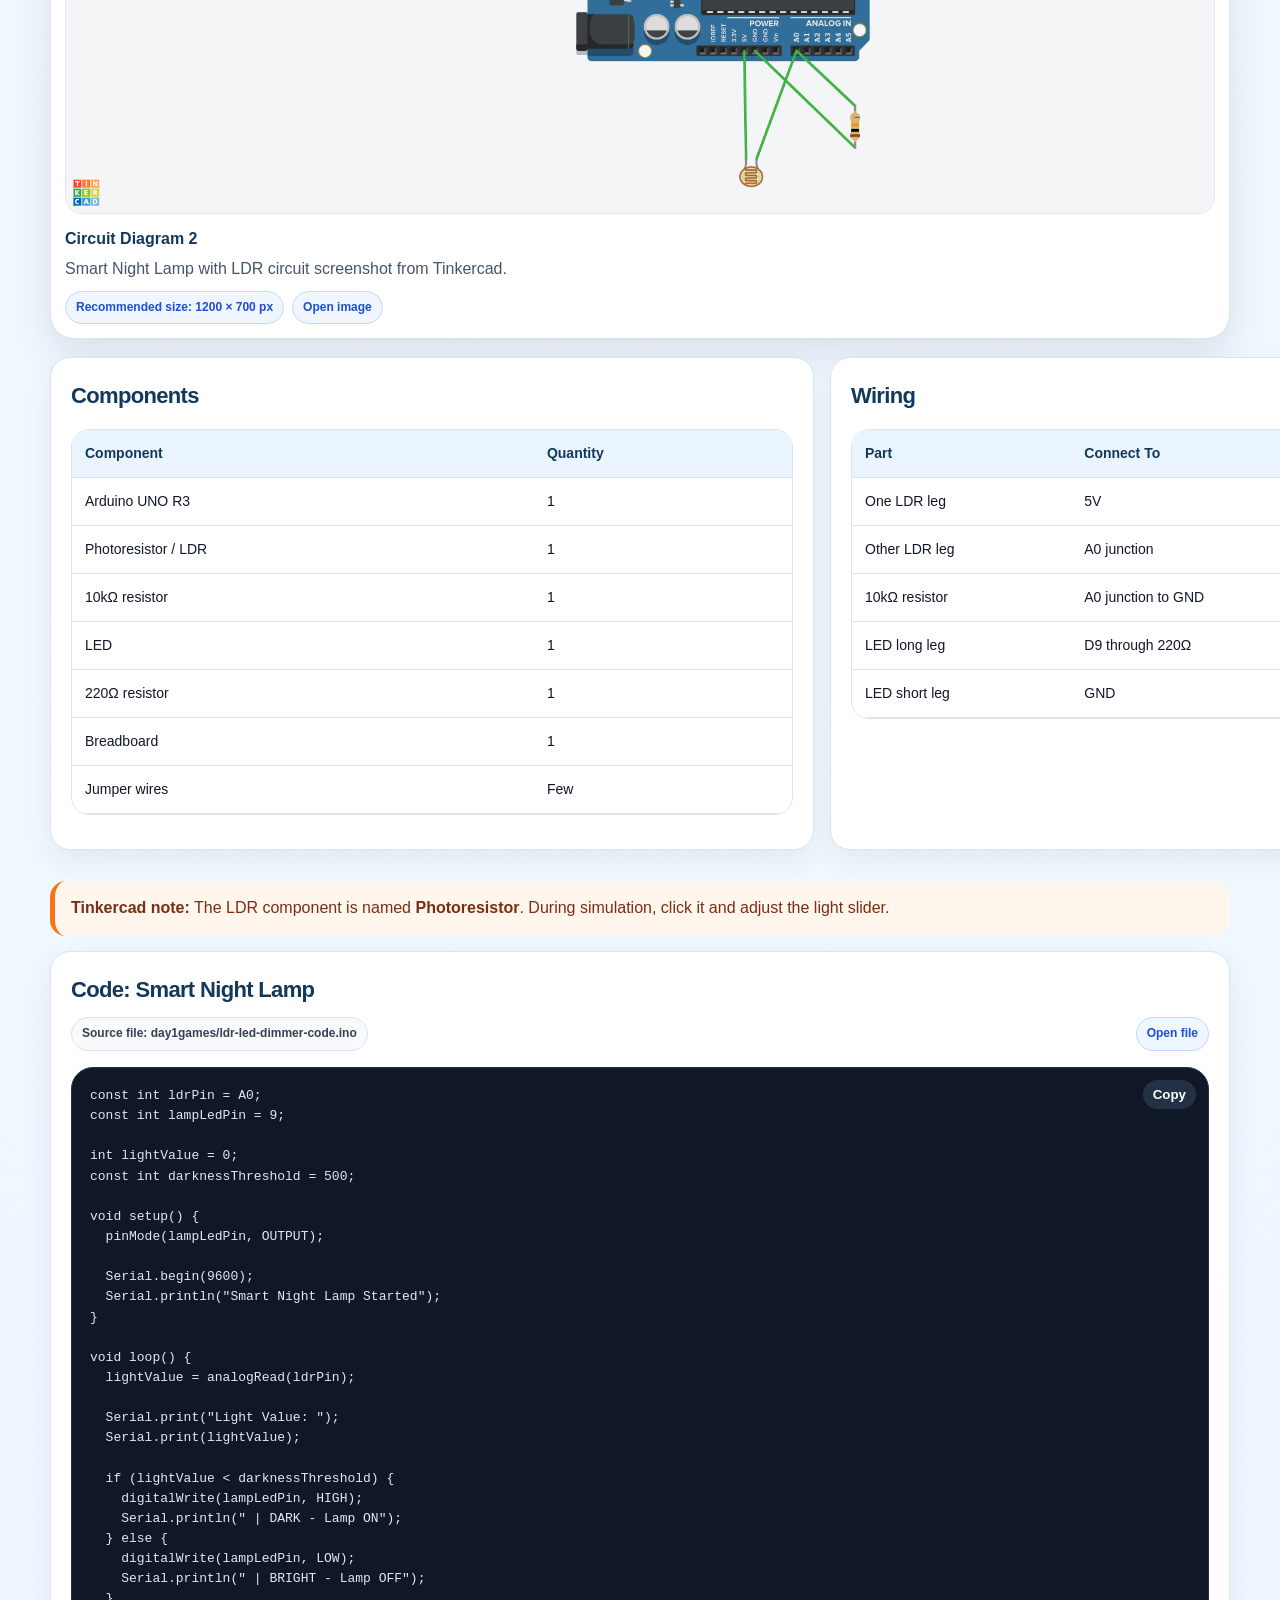
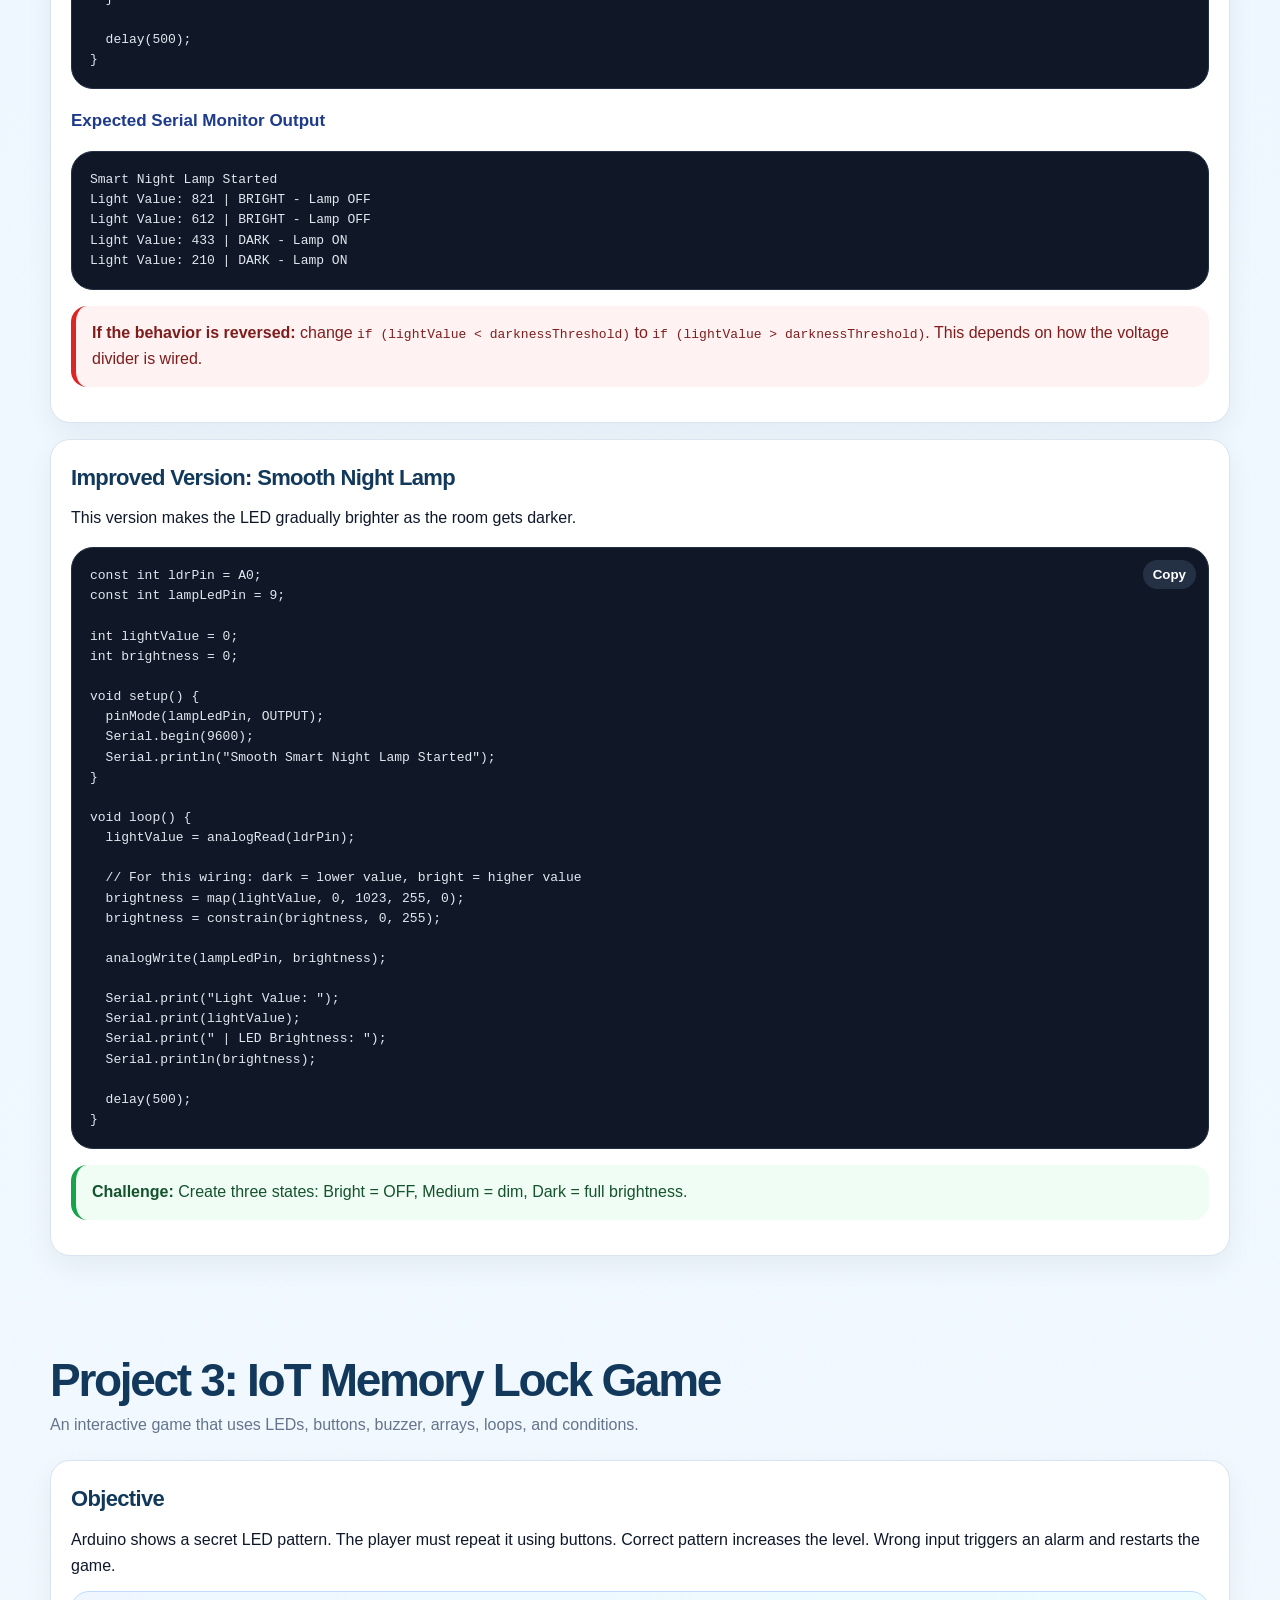
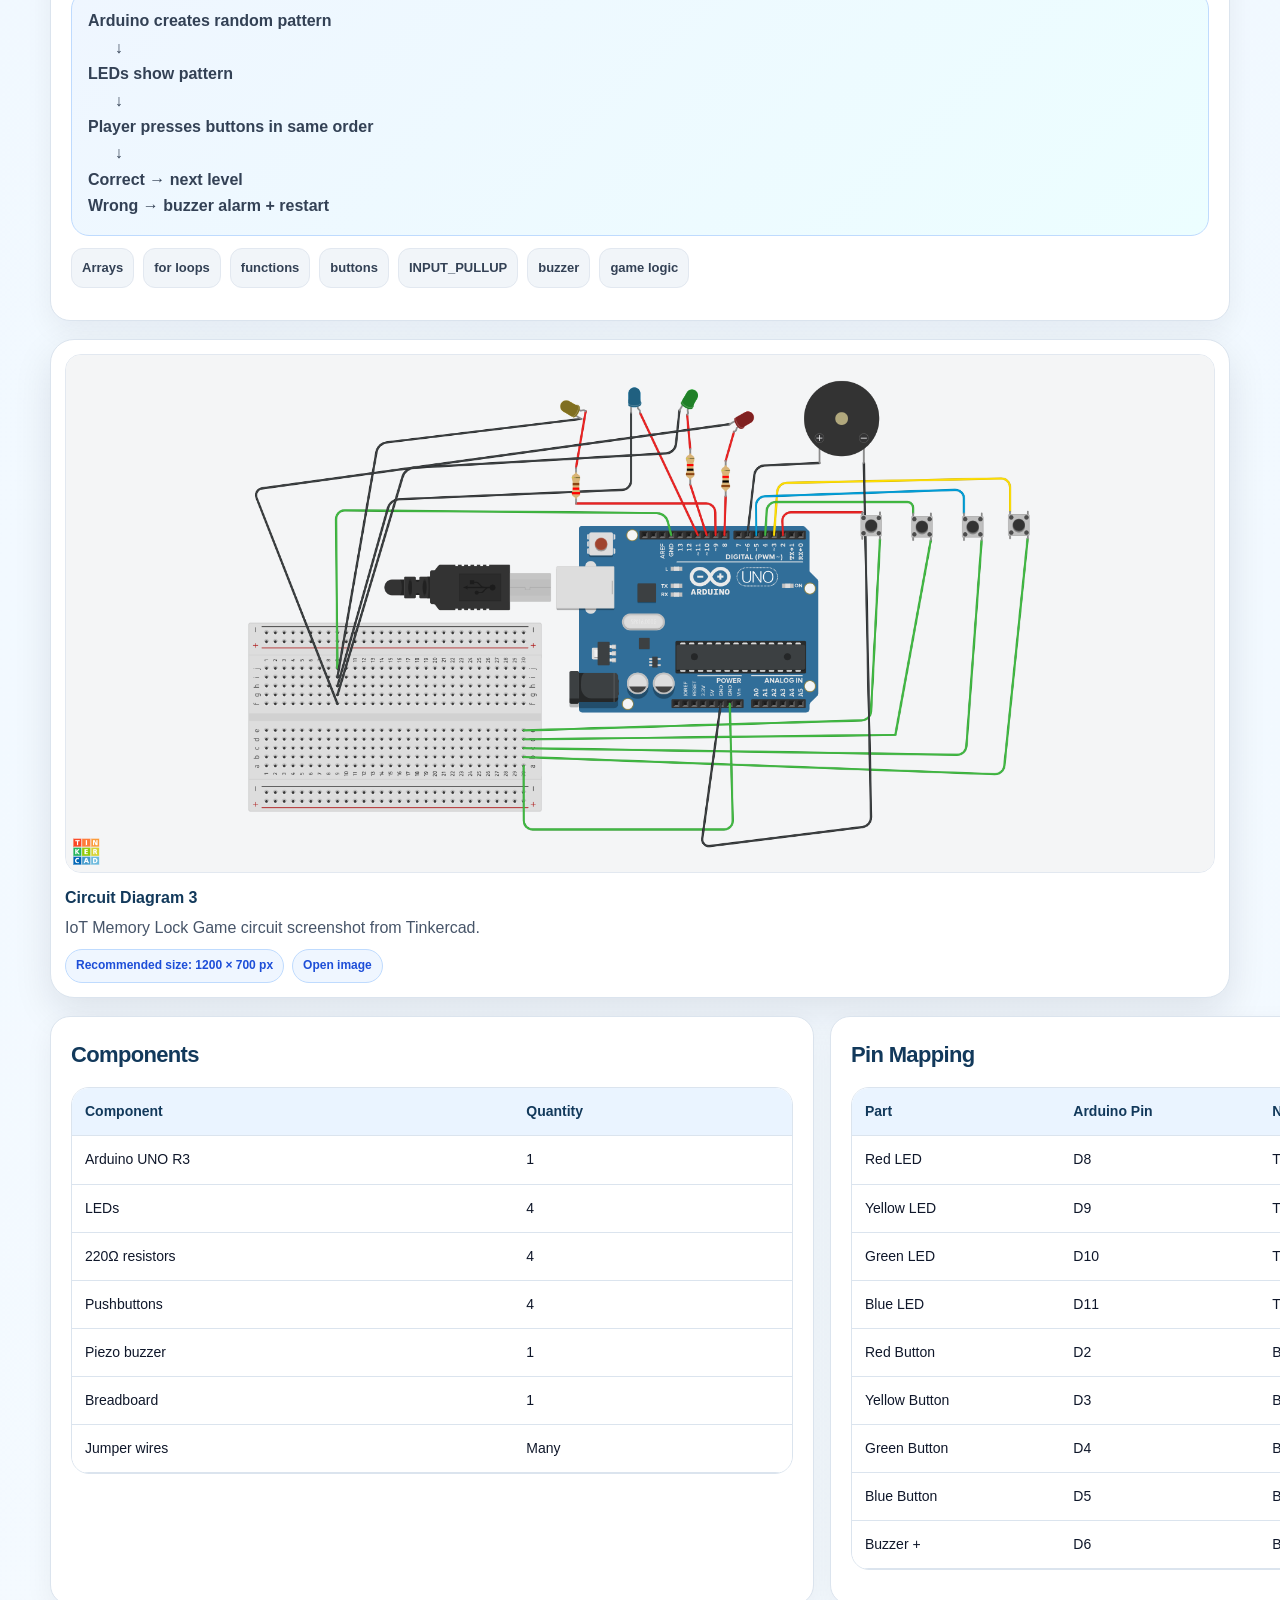
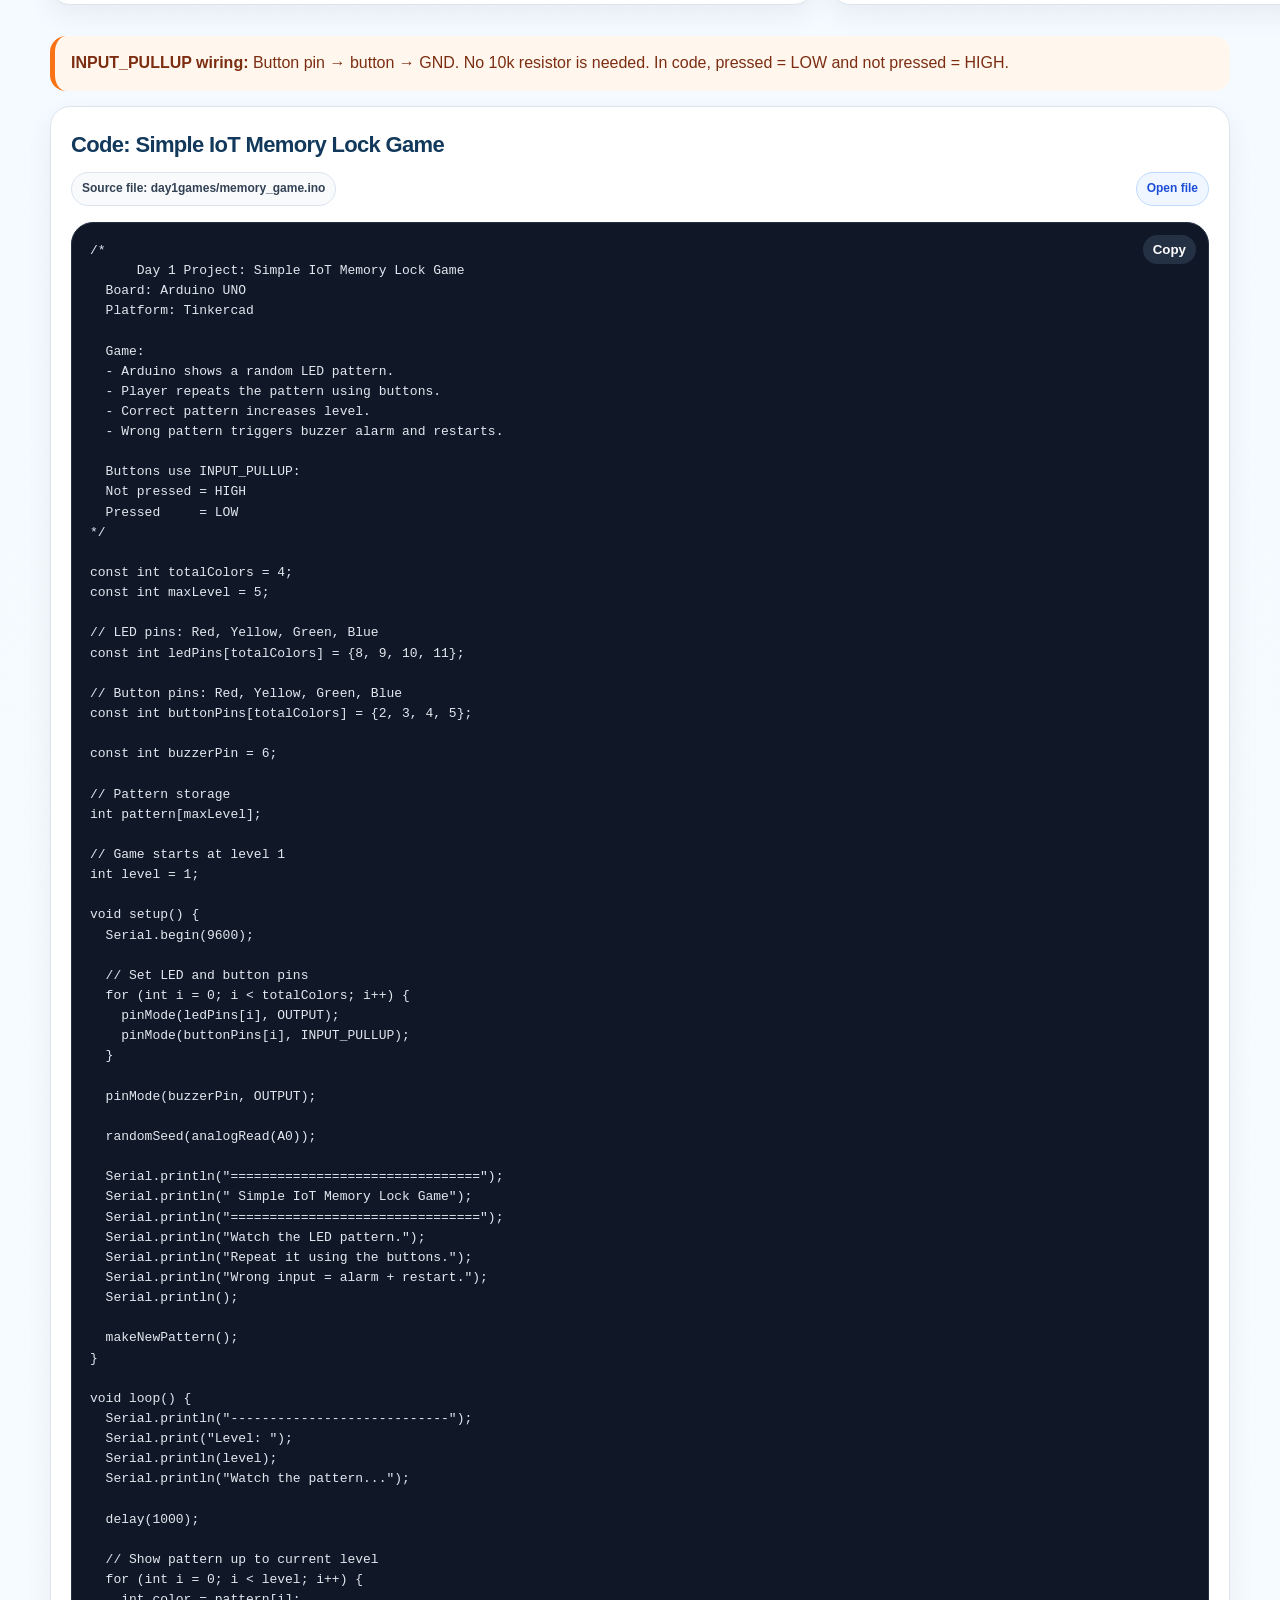
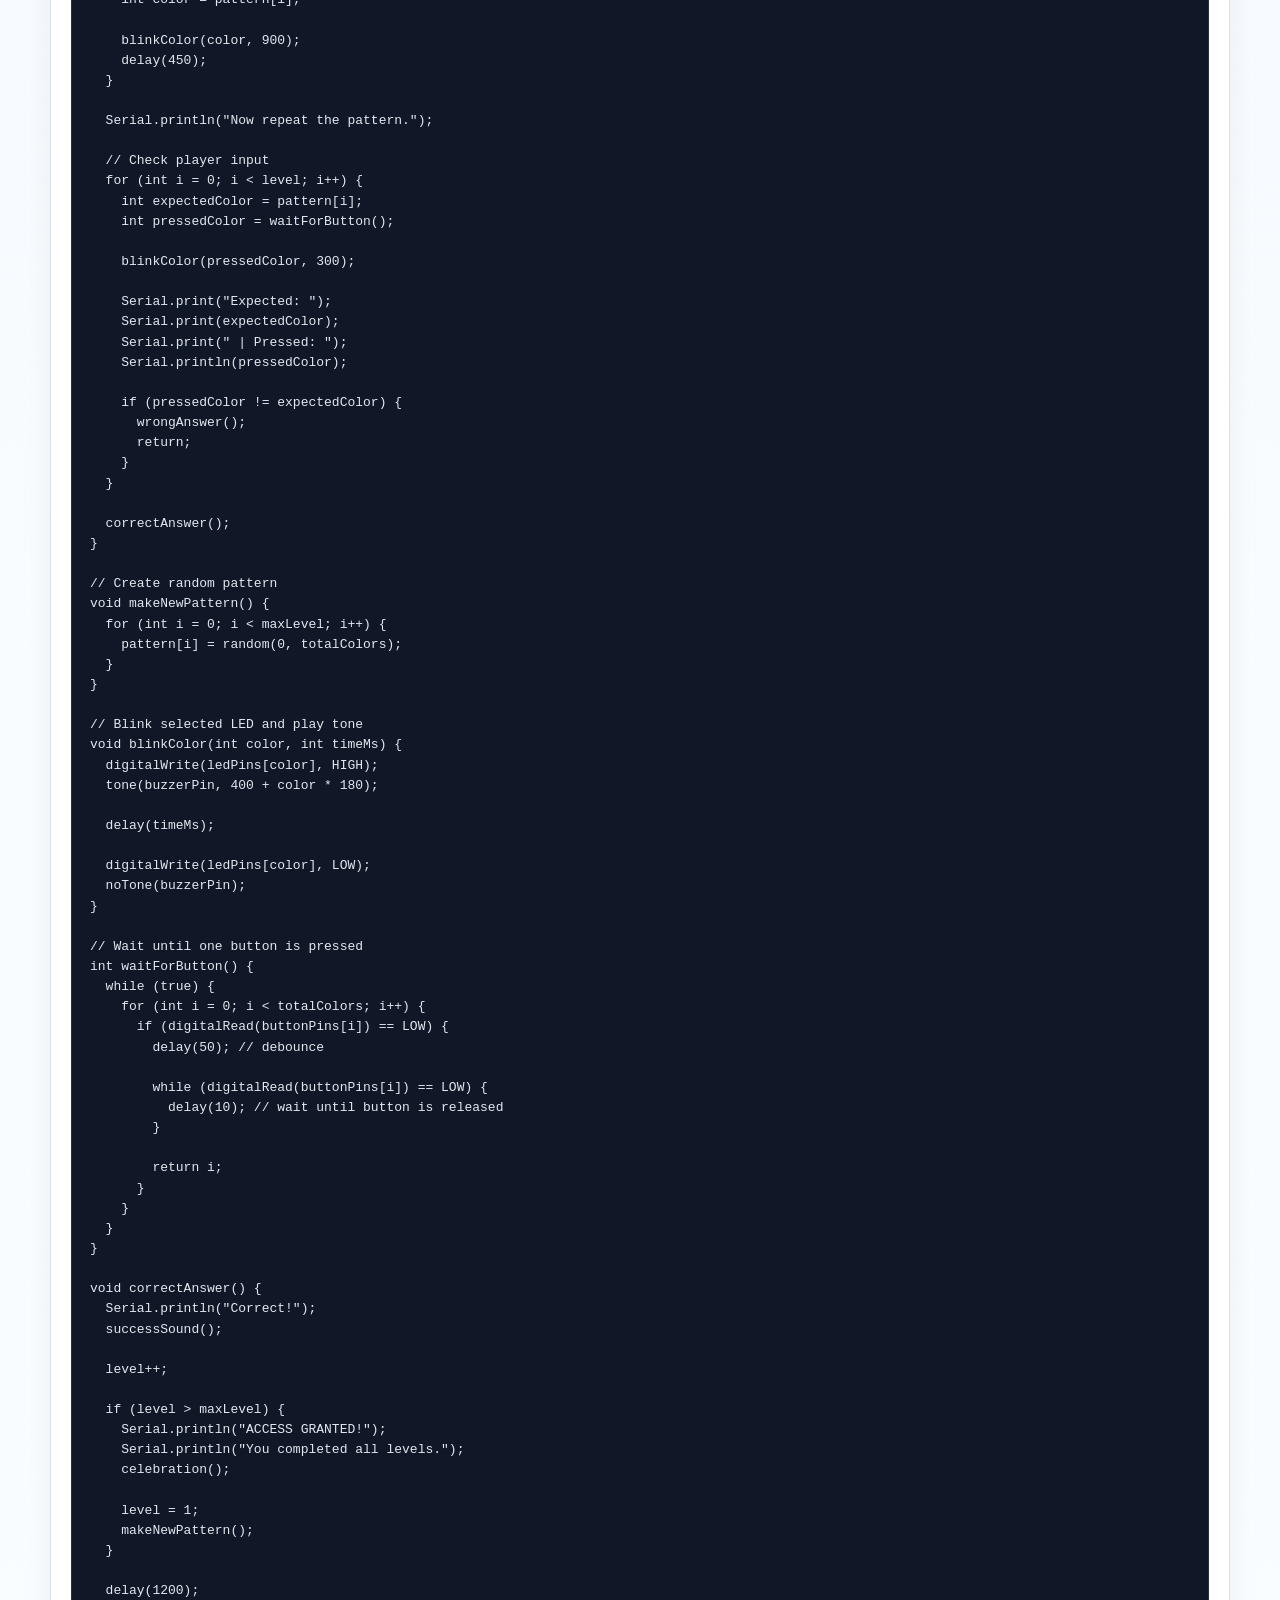
<file: day1.html>
<!DOCTYPE html>
<html lang="en">
<head>
  <meta charset="UTF-8" />
  <meta name="viewport" content="width=device-width, initial-scale=1.0" />
  <title>Day 1 Student Learning Handout | Numa Digital Farm IoT Workshop</title>
  <style>
    :root{
      --navy:#12395b;
      --blue:#2563eb;
      --cyan:#06b6d4;
      --orange:#f97316;
      --green:#16a34a;
      --red:#dc2626;
      --yellow:#facc15;
      --ink:#0f172a;
      --muted:#64748b;
      --soft:#f8fafc;
      --panel:#ffffff;
      --line:#dbe4ee;
      --code:#101827;
      --radius:20px;
      --shadow:0 14px 38px rgba(15,23,42,.10);
    }
    *{box-sizing:border-box;margin:0;padding:0}
    html{scroll-behavior:smooth}
    body{
      font-family:Inter,Segoe UI,Roboto,Arial,sans-serif;
      background:linear-gradient(180deg,#f8fbff 0%,#eef7ff 50%,#fff 100%);
      color:var(--ink);
      line-height:1.65;
    }
    a{color:inherit;text-decoration:none}
    .container{width:min(1180px,calc(100% - 34px));margin:auto}
    header{
      position:sticky;top:0;z-index:30;
      background:rgba(255,255,255,.9);backdrop-filter:blur(14px);
      border-bottom:1px solid var(--line);
    }
    .nav{min-height:74px;display:flex;align-items:center;justify-content:space-between;gap:18px}
    .brand{display:flex;align-items:center;gap:12px;font-weight:900;letter-spacing:-.03em;color:var(--navy)}
    .brand-mark{width:48px;height:48px;border-radius:16px;background:linear-gradient(135deg,var(--blue),var(--cyan));color:white;display:grid;place-items:center;box-shadow:0 12px 28px rgba(37,99,235,.25)}
    .brand small{display:block;color:var(--muted);font-size:12px;letter-spacing:.12em;text-transform:uppercase}
    .nav-links{display:flex;gap:8px;flex-wrap:wrap;justify-content:flex-end}
    .nav-links a,.nav-links button{border:0;background:transparent;padding:9px 12px;border-radius:999px;font-weight:800;color:#334155;cursor:pointer}
    .nav-links a:hover,.nav-links button:hover{background:#e0f2fe;color:#075985}
    .hero{padding:62px 0 34px}
    .hero-grid{display:grid;grid-template-columns:1.1fr .9fr;gap:30px;align-items:center}
    .eyebrow{display:inline-flex;padding:8px 13px;border-radius:999px;background:#dbeafe;color:#1e40af;font-weight:900;font-size:13px;margin-bottom:16px}
    h1{font-size:clamp(38px,6vw,72px);line-height:1;letter-spacing:-.07em;margin-bottom:20px;color:var(--navy)}
    .gradient{background:linear-gradient(135deg,var(--blue),var(--cyan),var(--orange));-webkit-background-clip:text;background-clip:text;color:transparent}
    .lead{font-size:18px;color:#475569;max-width:760px;margin-bottom:22px}
    .hero-card{background:white;border:1px solid var(--line);border-radius:30px;padding:24px;box-shadow:var(--shadow)}
    .quick-grid{display:grid;grid-template-columns:repeat(2,1fr);gap:12px;margin-top:14px}
    .quick-box{border:1px solid var(--line);border-radius:18px;padding:14px;background:#f8fafc}
    .quick-box strong{display:block;color:var(--navy);margin-bottom:2px}
    .pill-row{display:flex;flex-wrap:wrap;gap:9px;margin-top:18px}
    .pill{padding:7px 10px;border-radius:999px;background:white;border:1px solid var(--line);font-weight:800;color:#475569;font-size:13px}
    .section{padding:42px 0}
    .section-title{margin-bottom:22px;display:flex;align-items:end;justify-content:space-between;gap:18px}
    .section-title h2{font-size:clamp(28px,4vw,46px);line-height:1.05;letter-spacing:-.05em;color:var(--navy);margin-bottom:8px}
    .section-title p{color:var(--muted);max-width:820px}
    .card{background:white;border:1px solid var(--line);border-radius:var(--radius);padding:20px;box-shadow:0 10px 28px rgba(15,23,42,.06);margin-bottom:16px}
    .card h3{font-size:22px;color:var(--navy);letter-spacing:-.03em;margin-bottom:9px}
    .card h4{font-size:17px;color:#1e3a8a;margin:18px 0 8px}
    .grid-2{display:grid;grid-template-columns:repeat(2,1fr);gap:16px}
    .grid-3{display:grid;grid-template-columns:repeat(3,1fr);gap:16px}
    .project-card{background:white;border:1px solid var(--line);border-radius:24px;padding:20px;box-shadow:var(--shadow);position:relative;overflow:hidden}
    .project-card::before{content:"";position:absolute;right:-45px;top:-45px;width:130px;height:130px;border-radius:50%;background:rgba(37,99,235,.08)}
    .project-number{width:42px;height:42px;border-radius:15px;background:#dbeafe;color:#1d4ed8;display:grid;place-items:center;font-weight:900;margin-bottom:12px}
    .project-card h3{font-size:21px;color:var(--navy);margin-bottom:8px;letter-spacing:-.03em}
    .project-card p{color:#475569}
    .mini-label{display:inline-flex;margin-top:10px;margin-right:6px;padding:5px 8px;border-radius:999px;background:#eff6ff;color:#1d4ed8;font-weight:900;font-size:12px}
    table{width:100%;border-collapse:collapse;background:white;min-width:720px}
    th,td{padding:12px 13px;border-bottom:1px solid var(--line);text-align:left;vertical-align:top;font-size:14px}
    th{background:#eaf4ff;color:#12395b;font-weight:900}
    .table-wrap{overflow-x:auto;border:1px solid var(--line);border-radius:18px;margin:14px 0}
    .note{border-left:5px solid var(--orange);background:#fff7ed;border-radius:16px;padding:14px 16px;margin:15px 0;color:#7c2d12}
    .success{border-left-color:var(--green);background:#f0fdf4;color:#14532d}
    .warning{border-left-color:var(--red);background:#fef2f2;color:#7f1d1d}
    .concept-strip{display:flex;flex-wrap:wrap;gap:9px;margin:12px 0}
    .concept{padding:8px 10px;border-radius:12px;background:#f1f5f9;border:1px solid #e2e8f0;font-weight:800;color:#334155;font-size:13px}
    .flow{white-space:pre;overflow-x:auto;background:linear-gradient(135deg,#eff6ff,#ecfeff);border:1px solid #bfdbfe;border-radius:18px;padding:16px;font-weight:800;color:#334155;margin:12px 0}
    .diagram-placeholder{border:3px dashed #93c5fd;border-radius:24px;min-height:300px;display:grid;place-items:center;text-align:center;padding:24px;background:linear-gradient(135deg,#eff6ff,#fff);color:#1e40af;margin:18px 0}
    .diagram-placeholder span{display:block;font-size:42px;margin-bottom:8px}
    .diagram-placeholder strong{font-size:22px;display:block;margin-bottom:6px;color:#12395b}
    .diagram-frame{border:1px solid var(--line);border-radius:24px;padding:14px;background:white;box-shadow:var(--shadow);overflow:hidden;margin:18px 0}
    .diagram-frame img{display:block;width:100%;height:auto;border-radius:16px;border:1px solid #e2e8f0;background:#fff}
    .diagram-caption{padding-top:12px;text-align:left;color:#475569}
    .diagram-caption strong{display:block;color:var(--navy);margin-bottom:4px}
    .diagram-caption p{margin-bottom:8px}
    .diagram-meta{display:flex;flex-wrap:wrap;gap:8px;align-items:center}
    .diagram-meta span{padding:6px 10px;border-radius:999px;background:#eff6ff;border:1px solid #bfdbfe;color:#1d4ed8;font-size:12px;font-weight:900}
    .asset-bar{display:flex;flex-wrap:wrap;align-items:center;justify-content:space-between;gap:10px;margin:4px 0 0}
    .asset-file{display:inline-flex;align-items:center;padding:6px 10px;border-radius:999px;background:#f8fafc;border:1px solid var(--line);color:#334155;font-size:12px;font-weight:900}
    .asset-link{display:inline-flex;align-items:center;padding:6px 10px;border-radius:999px;background:#eff6ff;border:1px solid #bfdbfe;color:#1d4ed8;font-size:12px;font-weight:900}
    .asset-link:hover{background:#dbeafe}
    .code-card{background:var(--code);color:#e2e8f0;border-radius:22px;padding:18px;margin:16px 0;overflow-x:auto;position:relative;border:1px solid #243044}
    pre{font-family:Consolas,"Liberation Mono",Menlo,monospace;font-size:13px;line-height:1.55;white-space:pre}
    .copy-btn{position:absolute;right:12px;top:12px;border:0;border-radius:999px;background:#243044;color:white;padding:7px 10px;font-weight:900;cursor:pointer}
    .copy-btn:hover{background:#334155}
    .steps{counter-reset:step;display:grid;gap:10px;margin:14px 0}
    .step{counter-increment:step;background:#f8fafc;border:1px solid var(--line);border-radius:16px;padding:14px 14px 14px 52px;position:relative}
    .step::before{content:counter(step);position:absolute;left:14px;top:14px;width:26px;height:26px;border-radius:9px;background:var(--blue);color:#fff;display:grid;place-items:center;font-weight:900}
    .toc{display:grid;grid-template-columns:repeat(4,1fr);gap:10px;margin-top:18px}
    .toc a{padding:12px;border-radius:16px;background:white;border:1px solid var(--line);font-weight:900;color:#334155;box-shadow:0 5px 16px rgba(15,23,42,.05)}
    .toc a:hover{background:#eff6ff;color:#1d4ed8}
    .print-btn{position:fixed;right:18px;bottom:18px;z-index:40;border:0;border-radius:999px;padding:13px 17px;background:var(--navy);color:white;font-weight:900;cursor:pointer;box-shadow:0 16px 34px rgba(15,23,42,.22)}
    footer{margin-top:44px;padding:30px 0;text-align:center;background:#fff;border-top:1px solid var(--line);color:var(--muted)}
    @media(max-width:900px){.hero-grid,.grid-2,.grid-3{grid-template-columns:1fr}.toc{grid-template-columns:repeat(2,1fr)}}
    @media(max-width:640px){.nav-links{display:none}.quick-grid,.toc{grid-template-columns:1fr}.print-btn{position:static;margin:20px auto;display:block}.hero{padding-top:32px}}
    @media print{
      header,.print-btn,.copy-btn{display:none!important}
      body{background:white}.section,.hero{padding:16px 0}.card,.project-card,.hero-card,.diagram-frame{box-shadow:none;break-inside:avoid}.diagram-placeholder{min-height:220px}.toc{display:none}
    }
  </style>
</head>
<body>
<header>
  <div class="container nav">
    <a href="#top" class="brand"><span class="brand-mark">D1</span><span>Numa Digital Farm<small>IoT Workshop Student Handout</small></span></a>
    <nav class="nav-links">
      <a href="#foundation">Foundation</a>
      <a href="#projects">Projects</a>
      <a href="#pot">Pot Dimmer</a>
      <a href="#ldr">Night Lamp</a>
      <a href="#game">Memory Game</a>
      <a href="#debug">Debug</a>
    </nav>
  </div>
</header>

<main id="top">
  <section class="hero">
    <div class="container hero-grid">
      <div>
        <div class="eyebrow">Arduino Programming Fundamentals · Day 1</div>
        <h1>From blinking LEDs to <span class="gradient">smart interactive circuits.</span></h1>
        <p class="lead">Today we move beyond Day 0 basics. You will read inputs, control brightness, make decisions using conditions, print debugging data, and build a small memory-lock game in Tinkercad.</p>
        <div class="pill-row">
          <span class="pill">Variables</span><span class="pill">if / else</span><span class="pill">Loops</span><span class="pill">Functions</span><span class="pill">Analog Input</span><span class="pill">PWM</span><span class="pill">Buttons</span><span class="pill">Serial Monitor</span>
        </div>
        <div class="toc">
          <a href="#foundation">1. Concepts</a>
          <a href="#tinkercad">2. Tinkercad Setup</a>
          <a href="#projects">3. Project Overview</a>
          <a href="#debug">4. Troubleshooting</a>
        </div>
      </div>
      <aside class="hero-card">
        <h3>What you will complete today</h3>
        <div class="quick-grid">
          <div class="quick-box"><strong>Project 1</strong>Potentiometer LED Dimmer</div>
          <div class="quick-box"><strong>Project 2</strong>Smart Night Lamp with LDR</div>
          <div class="quick-box"><strong>Project 3</strong>IoT Memory Lock Game</div>
          <div class="quick-box"><strong>Final Skill</strong>Think like an embedded systems problem-solver</div>
        </div>
        <div class="note success"><strong>Learning flow:</strong> manual control → automatic control → interactive game system.</div>
        <div class="note"><strong>Asset folder:</strong> All diagrams and Arduino sketches are linked from <strong>day1games</strong> so this handout stays synchronized with the workshop materials.</div>
      </aside>
    </div>
  </section>

  <section class="section" id="foundation">
    <div class="container">
      <div class="section-title">
        <div><h2>1. Day 1 Foundation Concepts</h2><p>These are the exact ideas used in the three circuits. Read this first before building.</p></div>
      </div>

      <div class="grid-2">
        <div class="card">
          <h3>Arduino sketch structure</h3>
          <p>Every Arduino program has two important functions:</p>
          <div class="code-card"><button class="copy-btn" onclick="copyCode(this)">Copy</button><pre>void setup() {
  // Runs once when Arduino starts
}

void loop() {
  // Runs again and again forever
}</pre></div>
          <p><strong>setup()</strong> is used for pin setup and Serial Monitor setup. <strong>loop()</strong> contains the main repeated logic of the project.</p>
        </div>
        <div class="card">
          <h3>Serial Monitor</h3>
          <p>The Serial Monitor is your debugging window. It helps you see sensor values, button states, PWM values, and game results.</p>
          <div class="code-card"><button class="copy-btn" onclick="copyCode(this)">Copy</button><pre>Serial.begin(9600);
Serial.println("Program Started");
Serial.print("Sensor value: ");
Serial.println(sensorValue);</pre></div>
          <div class="note"><strong>Baud rate rule:</strong> The Serial Monitor baud rate must match <code>Serial.begin()</code>.</div>
        </div>
      </div>

      <div class="card">
        <h3>Data types you will use today</h3>
        <div class="table-wrap"><table>
          <thead><tr><th>Type</th><th>Meaning</th><th>Day 1 Example</th></tr></thead>
          <tbody>
            <tr><td><code>const int</code></td><td>A fixed integer value that should not change</td><td><code>const int ledPin = 9;</code></td></tr>
            <tr><td><code>int</code></td><td>Whole number</td><td>Potentiometer value, LDR value, PWM value</td></tr>
            <tr><td><code>bool</code></td><td>true or false</td><td>Button state, game correct/wrong status</td></tr>
            <tr><td><code>unsigned long</code></td><td>Large positive number, useful for time</td><td>Used with <code>millis()</code> in advanced timing</td></tr>
            <tr><td><code>array</code></td><td>A list of values under one name</td><td>LED pins, button pins, secret game pattern</td></tr>
          </tbody>
        </table></div>
      </div>

      <div class="grid-3">
        <div class="card"><h3>Variables</h3><p>Variables store values. In our projects, they store pin numbers, sensor readings, brightness, level, and pattern.</p><div class="code-card"><pre>int lightValue = 0;
const int ledPin = 9;</pre></div></div>
        <div class="card"><h3>Conditions</h3><p>Conditions allow Arduino to make decisions.</p><div class="code-card"><pre>if (lightValue < 500) {
  digitalWrite(ledPin, HIGH);
} else {
  digitalWrite(ledPin, LOW);
}</pre></div></div>
        <div class="card"><h3>Loops</h3><p>Loops reduce repeated code. They are useful for blinking, reading multiple buttons, and showing patterns.</p><div class="code-card"><pre>for (int i = 0; i < 4; i++) {
  digitalWrite(ledPins[i], HIGH);
}</pre></div></div>
      </div>

      <div class="card">
        <h3>Digital, Analog, PWM, and Buttons</h3>
        <div class="table-wrap"><table>
          <thead><tr><th>Concept</th><th>Simple Meaning</th><th>Arduino Function</th><th>Used In</th></tr></thead>
          <tbody>
            <tr><td>Digital Output</td><td>ON/OFF control</td><td><code>digitalWrite()</code></td><td>LED, buzzer</td></tr>
            <tr><td>Digital Input</td><td>Read ON/OFF state</td><td><code>digitalRead()</code></td><td>Buttons in memory game</td></tr>
            <tr><td>Analog Input</td><td>Read a changing voltage value</td><td><code>analogRead()</code></td><td>Potentiometer and LDR</td></tr>
            <tr><td>PWM</td><td>Fast ON/OFF signal that controls brightness</td><td><code>analogWrite()</code></td><td>LED dimmer and smooth night lamp</td></tr>
            <tr><td>INPUT_PULLUP</td><td>Uses Arduino internal pull-up resistor</td><td><code>pinMode(pin, INPUT_PULLUP)</code></td><td>Game buttons</td></tr>
          </tbody>
        </table></div>
        <div class="note"><strong>Button logic with INPUT_PULLUP:</strong> not pressed = HIGH, pressed = LOW. The button connects between the Arduino pin and GND.</div>
      </div>
    </div>
  </section>

  <section class="section" id="tinkercad">
    <div class="container">
      <div class="section-title"><div><h2>2. Tinkercad Setup Guide</h2><p>Use Tinkercad to safely build, test, and debug before physical hardware.</p></div></div>
      <div class="card">
        <div class="steps">
          <div class="step">Open Tinkercad and go to <strong>Circuits</strong>.</div>
          <div class="step">Click <strong>Create New Circuit</strong>.</div>
          <div class="step">Search and drag <strong>Arduino UNO R3</strong> onto the workspace.</div>
          <div class="step">Add components for the project: LED, resistor, potentiometer, photoresistor, pushbutton, or piezo buzzer.</div>
          <div class="step">Click a pin to start a wire. Click the destination pin to finish the wire.</div>
          <div class="step">Use wire colors: red for power, black for GND, yellow/green/blue for signals.</div>
          <div class="step">Click <strong>Code</strong>, choose <strong>Text</strong>, paste the Arduino code.</div>
          <div class="step">Click <strong>Start Simulation</strong> and open <strong>Serial Monitor</strong> if needed.</div>
          <div class="step">Save your circuit with a clear name like <strong>Day1_Project1_Pot_Dimmer</strong>.</div>
        </div>
      </div>
    </div>
  </section>

  <section class="section" id="projects">
    <div class="container">
      <div class="section-title"><div><h2>3. Today’s Three Projects</h2><p>These are selected to build Day 1 skills in a clean learning progression.</p></div></div>
      <div class="grid-3">
        <article class="project-card"><div class="project-number">1</div><h3>Potentiometer LED Dimmer</h3><p>Manual control. Rotate a knob and control LED brightness using analog input and PWM.</p><span class="mini-label">analogRead()</span><span class="mini-label">map()</span><span class="mini-label">PWM</span></article>
        <article class="project-card"><div class="project-number">2</div><h3>Smart Night Lamp with LDR</h3><p>Automatic control. Detect darkness and turn the lamp ON using sensor threshold logic.</p><span class="mini-label">LDR</span><span class="mini-label">if/else</span><span class="mini-label">threshold</span></article>
        <article class="project-card"><div class="project-number">3</div><h3>IoT Memory Lock Game</h3><p>Interactive system. Repeat a secret LED pattern using buttons. Wrong input triggers alarm.</p><span class="mini-label">arrays</span><span class="mini-label">buttons</span><span class="mini-label">game logic</span></article>
      </div>
    </div>
  </section>

  <section class="section" id="pot">
    <div class="container">
      <div class="section-title"><div><h2>Project 1: Potentiometer LED Dimmer</h2><p>Manual analog input controls output brightness.</p></div></div>
      <div class="card">
        <h3>Objective</h3>
        <p>Control LED brightness by rotating a potentiometer. This is the easiest way to understand analog input and PWM output.</p>
        <div class="flow">Potentiometer rotates
      ↓
Arduino reads analog value on A0
      ↓
Value is mapped from 0–1023 to 0–255
      ↓
PWM controls LED brightness on D11</div>
        <div class="concept-strip"><span class="concept">Analog input</span><span class="concept">PWM output</span><span class="concept">map()</span><span class="concept">Serial Monitor</span><span class="concept">Variables</span></div>
      </div>

      <figure class="diagram-frame">
        <img src="day1games/potentiometer%20LED%20Dimmer.png" alt="Potentiometer LED Dimmer circuit diagram" />
        <figcaption class="diagram-caption">
          <strong>Circuit Diagram 1</strong>
          <p>Potentiometer LED Dimmer circuit screenshot from Tinkercad.</p>
          <div class="diagram-meta"><span>Recommended size: 1200 × 700 px</span><a class="asset-link" href="day1games/potentiometer%20LED%20Dimmer.png">Open image</a></div>
        </figcaption>
      </figure>

      <div class="grid-2">
        <div class="card"><h3>Components</h3><div class="table-wrap"><table><thead><tr><th>Component</th><th>Quantity</th></tr></thead><tbody><tr><td>Arduino UNO R3</td><td>1</td></tr><tr><td>Potentiometer</td><td>1</td></tr><tr><td>LED</td><td>1</td></tr><tr><td>220Ω resistor</td><td>1</td></tr><tr><td>Breadboard</td><td>1</td></tr><tr><td>Jumper wires</td><td>Few</td></tr></tbody></table></div></div>
        <div class="card"><h3>Wiring</h3><div class="table-wrap"><table><thead><tr><th>Part</th><th>Connect To</th><th>Purpose</th></tr></thead><tbody><tr><td>Pot left pin</td><td>5V</td><td>Power side</td></tr><tr><td>Pot middle pin</td><td>A0</td><td>Analog signal</td></tr><tr><td>Pot right pin</td><td>GND</td><td>Ground side</td></tr><tr><td>LED long leg</td><td>D11 through 220Ω</td><td>PWM brightness</td></tr><tr><td>LED short leg</td><td>GND</td><td>Return path</td></tr></tbody></table></div></div>
      </div>

      <div class="card">
        <h3>Code: Potentiometer LED Dimmer</h3>
        <div class="asset-bar"><span class="asset-file">Source file: day1games/LED_DIMMER_code-potentiometer.ino</span><a class="asset-link" href="day1games/LED_DIMMER_code-potentiometer.ino">Open file</a></div>
        <div class="code-card"><button class="copy-btn" onclick="copyCode(this)">Copy</button><pre>/*
  Day 1 Project 1: Potentiometer LED Dimmer
  Board: Arduino UNO
  Platform: Tinkercad Circuits

  Concept:
  - Read analog value from potentiometer
  - Convert it to PWM value
  - Control LED brightness
  - Print values on Serial Monitor
*/

const int potentiometerPin = A0;
const int ledPin = 11;   // PWM pin on Arduino UNO

int potentiometerValue = 0;
int ledBrightness = 0;

unsigned long lastPrintTime = 0;
const unsigned long printInterval = 300;

void setup() {
  pinMode(ledPin, OUTPUT);

  Serial.begin(9600);
  Serial.println("Potentiometer LED Dimmer Started");
  Serial.println("--------------------------------");
}

void loop() {
  // Read analog value from potentiometer: 0 to 1023
  potentiometerValue = analogRead(potentiometerPin);

  // Convert 0-1023 range to 0-255 PWM range
  ledBrightness = map(potentiometerValue, 0, 1023, 0, 255);

  // Control LED brightness
  analogWrite(ledPin, ledBrightness);

  // Print values every 300 ms without slowing the main logic too much
  if (millis() - lastPrintTime >= printInterval) {
    lastPrintTime = millis();

    Serial.print("Potentiometer Value: ");
    Serial.print(potentiometerValue);

    Serial.print(" | LED Brightness: ");
    Serial.println(ledBrightness);
  }
}</pre></div>
        <h4>Expected Serial Monitor Output</h4>
        <div class="code-card"><pre>Potentiometer LED Dimmer Started
--------------------------------
Potentiometer Value: 0 | LED Brightness: 0
Potentiometer Value: 526 | LED Brightness: 131
Potentiometer Value: 1023 | LED Brightness: 255</pre></div>
        <div class="note success"><strong>Challenge:</strong> Add conditions: below 300 = LED OFF, 300–700 = medium brightness, above 700 = full brightness.</div>
      </div>
    </div>
  </section>

  <section class="section" id="ldr">
    <div class="container">
      <div class="section-title"><div><h2>Project 2: Smart Night Lamp with LDR</h2><p>Automatic lighting based on environmental brightness.</p></div></div>
      <div class="card">
        <h3>Objective</h3>
        <p>Use a photoresistor/LDR to detect light level. When the environment is dark, the LED turns ON automatically.</p>
        <div class="flow">Light level changes
      ↓
LDR resistance changes
      ↓
Arduino reads A0 value
      ↓
if value is below threshold → lamp ON
else → lamp OFF</div>
        <div class="concept-strip"><span class="concept">LDR</span><span class="concept">Voltage divider</span><span class="concept">analogRead()</span><span class="concept">Threshold</span><span class="concept">if/else</span></div>
      </div>

      <figure class="diagram-frame">
        <img src="day1games/ldr-led-dimmer-circuit.png" alt="Smart Night Lamp with LDR circuit diagram" />
        <figcaption class="diagram-caption">
          <strong>Circuit Diagram 2</strong>
          <p>Smart Night Lamp with LDR circuit screenshot from Tinkercad.</p>
          <div class="diagram-meta"><span>Recommended size: 1200 × 700 px</span><a class="asset-link" href="day1games/ldr-led-dimmer-circuit.png">Open image</a></div>
        </figcaption>
      </figure>

      <div class="grid-2">
        <div class="card"><h3>Components</h3><div class="table-wrap"><table><thead><tr><th>Component</th><th>Quantity</th></tr></thead><tbody><tr><td>Arduino UNO R3</td><td>1</td></tr><tr><td>Photoresistor / LDR</td><td>1</td></tr><tr><td>10kΩ resistor</td><td>1</td></tr><tr><td>LED</td><td>1</td></tr><tr><td>220Ω resistor</td><td>1</td></tr><tr><td>Breadboard</td><td>1</td></tr><tr><td>Jumper wires</td><td>Few</td></tr></tbody></table></div></div>
        <div class="card"><h3>Wiring</h3><div class="table-wrap"><table><thead><tr><th>Part</th><th>Connect To</th><th>Purpose</th></tr></thead><tbody><tr><td>One LDR leg</td><td>5V</td><td>Power side</td></tr><tr><td>Other LDR leg</td><td>A0 junction</td><td>Signal point</td></tr><tr><td>10kΩ resistor</td><td>A0 junction to GND</td><td>Voltage divider</td></tr><tr><td>LED long leg</td><td>D9 through 220Ω</td><td>Lamp output</td></tr><tr><td>LED short leg</td><td>GND</td><td>Return path</td></tr></tbody></table></div></div>
      </div>
      <div class="note"><strong>Tinkercad note:</strong> The LDR component is named <strong>Photoresistor</strong>. During simulation, click it and adjust the light slider.</div>

      <div class="card">
        <h3>Code: Smart Night Lamp</h3>
        <div class="asset-bar"><span class="asset-file">Source file: day1games/ldr-led-dimmer-code.ino</span><a class="asset-link" href="day1games/ldr-led-dimmer-code.ino">Open file</a></div>
        <div class="code-card"><button class="copy-btn" onclick="copyCode(this)">Copy</button><pre>const int ldrPin = A0;
const int lampLedPin = 9;

int lightValue = 0;
const int darknessThreshold = 500;

void setup() {
  pinMode(lampLedPin, OUTPUT);

  Serial.begin(9600);
  Serial.println("Smart Night Lamp Started");
}

void loop() {
  lightValue = analogRead(ldrPin);

  Serial.print("Light Value: ");
  Serial.print(lightValue);

  if (lightValue < darknessThreshold) {
    digitalWrite(lampLedPin, HIGH);
    Serial.println(" | DARK - Lamp ON");
  } else {
    digitalWrite(lampLedPin, LOW);
    Serial.println(" | BRIGHT - Lamp OFF");
  }

  delay(500);
}</pre></div>
        <h4>Expected Serial Monitor Output</h4>
        <div class="code-card"><pre>Smart Night Lamp Started
Light Value: 821 | BRIGHT - Lamp OFF
Light Value: 612 | BRIGHT - Lamp OFF
Light Value: 433 | DARK - Lamp ON
Light Value: 210 | DARK - Lamp ON</pre></div>
        <div class="note warning"><strong>If the behavior is reversed:</strong> change <code>if (lightValue &lt; darknessThreshold)</code> to <code>if (lightValue &gt; darknessThreshold)</code>. This depends on how the voltage divider is wired.</div>
      </div>

      <div class="card">
        <h3>Improved Version: Smooth Night Lamp</h3>
        <p>This version makes the LED gradually brighter as the room gets darker.</p>
        <div class="code-card"><button class="copy-btn" onclick="copyCode(this)">Copy</button><pre>const int ldrPin = A0;
const int lampLedPin = 9;

int lightValue = 0;
int brightness = 0;

void setup() {
  pinMode(lampLedPin, OUTPUT);
  Serial.begin(9600);
  Serial.println("Smooth Smart Night Lamp Started");
}

void loop() {
  lightValue = analogRead(ldrPin);

  // For this wiring: dark = lower value, bright = higher value
  brightness = map(lightValue, 0, 1023, 255, 0);
  brightness = constrain(brightness, 0, 255);

  analogWrite(lampLedPin, brightness);

  Serial.print("Light Value: ");
  Serial.print(lightValue);
  Serial.print(" | LED Brightness: ");
  Serial.println(brightness);

  delay(500);
}</pre></div>
        <div class="note success"><strong>Challenge:</strong> Create three states: Bright = OFF, Medium = dim, Dark = full brightness.</div>
      </div>
    </div>
  </section>

  <section class="section" id="game">
    <div class="container">
      <div class="section-title"><div><h2>Project 3: IoT Memory Lock Game</h2><p>An interactive game that uses LEDs, buttons, buzzer, arrays, loops, and conditions.</p></div></div>
      <div class="card">
        <h3>Objective</h3>
        <p>Arduino shows a secret LED pattern. The player must repeat it using buttons. Correct pattern increases the level. Wrong input triggers an alarm and restarts the game.</p>
        <div class="flow">Arduino creates random pattern
      ↓
LEDs show pattern
      ↓
Player presses buttons in same order
      ↓
Correct → next level
Wrong → buzzer alarm + restart</div>
        <div class="concept-strip"><span class="concept">Arrays</span><span class="concept">for loops</span><span class="concept">functions</span><span class="concept">buttons</span><span class="concept">INPUT_PULLUP</span><span class="concept">buzzer</span><span class="concept">game logic</span></div>
      </div>

      <figure class="diagram-frame">
        <img src="day1games/memorygame.png" alt="IoT Memory Lock Game circuit diagram" />
        <figcaption class="diagram-caption">
          <strong>Circuit Diagram 3</strong>
          <p>IoT Memory Lock Game circuit screenshot from Tinkercad.</p>
          <div class="diagram-meta"><span>Recommended size: 1200 × 700 px</span><a class="asset-link" href="day1games/memorygame.png">Open image</a></div>
        </figcaption>
      </figure>

      <div class="grid-2">
        <div class="card"><h3>Components</h3><div class="table-wrap"><table><thead><tr><th>Component</th><th>Quantity</th></tr></thead><tbody><tr><td>Arduino UNO R3</td><td>1</td></tr><tr><td>LEDs</td><td>4</td></tr><tr><td>220Ω resistors</td><td>4</td></tr><tr><td>Pushbuttons</td><td>4</td></tr><tr><td>Piezo buzzer</td><td>1</td></tr><tr><td>Breadboard</td><td>1</td></tr><tr><td>Jumper wires</td><td>Many</td></tr></tbody></table></div></div>
        <div class="card"><h3>Pin Mapping</h3><div class="table-wrap"><table><thead><tr><th>Part</th><th>Arduino Pin</th><th>Note</th></tr></thead><tbody><tr><td>Red LED</td><td>D8</td><td>Through 220Ω resistor</td></tr><tr><td>Yellow LED</td><td>D9</td><td>Through 220Ω resistor</td></tr><tr><td>Green LED</td><td>D10</td><td>Through 220Ω resistor</td></tr><tr><td>Blue LED</td><td>D11</td><td>Through 220Ω resistor</td></tr><tr><td>Red Button</td><td>D2</td><td>Button to GND</td></tr><tr><td>Yellow Button</td><td>D3</td><td>Button to GND</td></tr><tr><td>Green Button</td><td>D4</td><td>Button to GND</td></tr><tr><td>Blue Button</td><td>D5</td><td>Button to GND</td></tr><tr><td>Buzzer +</td><td>D6</td><td>Buzzer - to GND</td></tr></tbody></table></div></div>
      </div>

      <div class="note"><strong>INPUT_PULLUP wiring:</strong> Button pin → button → GND. No 10k resistor is needed. In code, pressed = LOW and not pressed = HIGH.</div>

      <div class="card">
        <h3>Code: Simple IoT Memory Lock Game</h3>
        <div class="asset-bar"><span class="asset-file">Source file: day1games/memory_game.ino</span><a class="asset-link" href="day1games/memory_game.ino">Open file</a></div>
        <div class="code-card"><button class="copy-btn" onclick="copyCode(this)">Copy</button><pre>/*
      Day 1 Project: Simple IoT Memory Lock Game
  Board: Arduino UNO
  Platform: Tinkercad

  Game:
  - Arduino shows a random LED pattern.
  - Player repeats the pattern using buttons.
  - Correct pattern increases level.
  - Wrong pattern triggers buzzer alarm and restarts.

  Buttons use INPUT_PULLUP:
  Not pressed = HIGH
  Pressed     = LOW
*/

const int totalColors = 4;
const int maxLevel = 5;

// LED pins: Red, Yellow, Green, Blue
const int ledPins[totalColors] = {8, 9, 10, 11};

// Button pins: Red, Yellow, Green, Blue
const int buttonPins[totalColors] = {2, 3, 4, 5};

const int buzzerPin = 6;

// Pattern storage
int pattern[maxLevel];

// Game starts at level 1
int level = 1;

void setup() {
  Serial.begin(9600);

  // Set LED and button pins
  for (int i = 0; i < totalColors; i++) {
    pinMode(ledPins[i], OUTPUT);
    pinMode(buttonPins[i], INPUT_PULLUP);
  }

  pinMode(buzzerPin, OUTPUT);

  randomSeed(analogRead(A0));

  Serial.println("================================");
  Serial.println(" Simple IoT Memory Lock Game");
  Serial.println("================================");
  Serial.println("Watch the LED pattern.");
  Serial.println("Repeat it using the buttons.");
  Serial.println("Wrong input = alarm + restart.");
  Serial.println();

  makeNewPattern();
}

void loop() {
  Serial.println("----------------------------");
  Serial.print("Level: ");
  Serial.println(level);
  Serial.println("Watch the pattern...");

  delay(1000);

  // Show pattern up to current level
  for (int i = 0; i < level; i++) {
    int color = pattern[i];

    blinkColor(color, 900);
    delay(450);
  }

  Serial.println("Now repeat the pattern.");

  // Check player input
  for (int i = 0; i < level; i++) {
    int expectedColor = pattern[i];
    int pressedColor = waitForButton();

    blinkColor(pressedColor, 300);

    Serial.print("Expected: ");
    Serial.print(expectedColor);
    Serial.print(" | Pressed: ");
    Serial.println(pressedColor);

    if (pressedColor != expectedColor) {
      wrongAnswer();
      return;
    }
  }

  correctAnswer();
}

// Create random pattern
void makeNewPattern() {
  for (int i = 0; i < maxLevel; i++) {
    pattern[i] = random(0, totalColors);
  }
}

// Blink selected LED and play tone
void blinkColor(int color, int timeMs) {
  digitalWrite(ledPins[color], HIGH);
  tone(buzzerPin, 400 + color * 180);

  delay(timeMs);

  digitalWrite(ledPins[color], LOW);
  noTone(buzzerPin);
}

// Wait until one button is pressed
int waitForButton() {
  while (true) {
    for (int i = 0; i < totalColors; i++) {
      if (digitalRead(buttonPins[i]) == LOW) {
        delay(50); // debounce

        while (digitalRead(buttonPins[i]) == LOW) {
          delay(10); // wait until button is released
        }

        return i;
      }
    }
  }
}

void correctAnswer() {
  Serial.println("Correct!");
  successSound();

  level++;

  if (level > maxLevel) {
    Serial.println("ACCESS GRANTED!");
    Serial.println("You completed all levels.");
    celebration();

    level = 1;
    makeNewPattern();
  }

  delay(1200);
}

void wrongAnswer() {
  Serial.println("Wrong!");
  Serial.println("ACCESS DENIED! Restarting from Level 1.");

  alarm();

  level = 1;
  makeNewPattern();

  delay(1500);
}

void successSound() {
  tone(buzzerPin, 700);
  delay(200);
  tone(buzzerPin, 1000);
  delay(250);
  noTone(buzzerPin);
}

void alarm() {
  for (int i = 0; i < 4; i++) {
    for (int j = 0; j < totalColors; j++) {
      digitalWrite(ledPins[j], HIGH);
    }

    tone(buzzerPin, 180);
    delay(250);

    for (int j = 0; j < totalColors; j++) {
      digitalWrite(ledPins[j], LOW);
    }

    noTone(buzzerPin);
    delay(250);
  }
}

void celebration() {
  for (int round = 0; round < 3; round++) {
    for (int i = 0; i < totalColors; i++) {
      blinkColor(i, 200);
      delay(100);
    }
  }
}</pre></div>
        <h4>Color Number Meaning</h4>
        <div class="table-wrap"><table><thead><tr><th>Number</th><th>Color</th><th>LED/Button</th></tr></thead><tbody><tr><td>0</td><td>Red</td><td>D8 LED / D2 Button</td></tr><tr><td>1</td><td>Yellow</td><td>D9 LED / D3 Button</td></tr><tr><td>2</td><td>Green</td><td>D10 LED / D4 Button</td></tr><tr><td>3</td><td>Blue</td><td>D11 LED / D5 Button</td></tr></tbody></table></div>
        <h4>Expected Serial Monitor Output</h4>
        <div class="code-card"><pre>Simple IoT Memory Lock Game
Watch the LED pattern.
Repeat it using the buttons.
Wrong input = alarm + restart.

----------------------------
Level: 1
Watch the pattern...
Now repeat the pattern.
Expected: 2 | Pressed: 2
Correct!</pre></div>
        <div class="note success"><strong>Challenge:</strong> Change <code>maxLevel</code> from 5 to 3 for beginners or 8 for a harder game.</div>
      </div>
    </div>
  </section>

  <section class="section" id="debug">
    <div class="container">
      <div class="section-title"><div><h2>4. Debugging and Common Errors</h2><p>Use this section whenever something does not work.</p></div></div>
      <div class="card">
        <div class="table-wrap"><table>
          <thead><tr><th>Problem</th><th>Likely Cause</th><th>Fix</th></tr></thead>
          <tbody>
            <tr><td>LED does not light</td><td>LED reversed, wrong pin, missing resistor</td><td>Check long leg/anode, code pin, and 220Ω resistor</td></tr>
            <tr><td>LED always full brightness</td><td>Not using PWM pin or wrong code</td><td>Use D9 for PWM on Arduino UNO and <code>analogWrite()</code></td></tr>
            <tr><td>Potentiometer value not changing</td><td>Middle pin not connected to A0</td><td>Connect middle/wiper pin to A0</td></tr>
            <tr><td>LDR value reversed</td><td>Voltage divider direction differs</td><td>Reverse condition or swap LDR/resistor position</td></tr>
            <tr><td>Button always pressed</td><td>Wrong button legs or missing GND reference</td><td>Place button across breadboard gap and check wiring</td></tr>
            <tr><td>Memory game button does nothing</td><td>INPUT_PULLUP logic misunderstood</td><td>Button must connect pin to GND; pressed reads LOW</td></tr>
            <tr><td>Buzzer silent</td><td>Wrong polarity or wrong pin</td><td>Buzzer positive to D6, negative to GND</td></tr>
            <tr><td>Serial Monitor blank</td><td>Closed monitor or baud mismatch</td><td>Open Serial Monitor and select 9600 baud</td></tr>
            <tr><td>Tinkercad simulation acts weird</td><td>Loose/incorrect virtual wiring</td><td>Stop simulation, inspect wires, restart simulation</td></tr>
          </tbody>
        </table></div>
      </div>

      <div class="grid-2">
        <div class="card"><h3>Day 1 Summary</h3><ul style="padding-left:20px;color:#475569"><li>You used variables to store pins and sensor values.</li><li>You used analog input to read potentiometer and LDR.</li><li>You used PWM to control LED brightness.</li><li>You used if/else to make automatic decisions.</li><li>You used buttons with INPUT_PULLUP.</li><li>You used arrays and loops in the Memory Lock Game.</li><li>You used Serial Monitor for debugging.</li></ul></div>
        <div class="card"><h3>Preview of Day 2</h3><p>Next, these local circuits will start moving toward IoT communication. You will connect ESP32/ESP8266 to Wi-Fi, send/receive HTTP data, work with JSON, and begin the cloud-connected IoT pipeline.</p><div class="flow">Today: Arduino reads and controls locally
      ↓
Day 2: ESP connects to Wi-Fi and sends data
      ↓
Later: MQTT, dashboards, alerts, and final prototypes</div></div>
      </div>
    </div>
  </section>
</main>

<button class="print-btn" onclick="window.print()">Print / Save PDF</button>

<footer>
  <div class="container"><strong>Numa Digital Farm · IoT Workshop Day 1</strong><p>Arduino Programming Fundamentals · Tinkercad Circuits · Student Learning Handout</p></div>
</footer>

<script>
  function copyCode(btn){
    const code = btn.parentElement.querySelector('pre').innerText;
    navigator.clipboard.writeText(code).then(()=>{
      const old = btn.innerText;
      btn.innerText='Copied';
      setTimeout(()=>btn.innerText=old,1200);
    }).catch(()=>alert('Copy failed. Select the code and copy manually.'));
  }
</script>
</body>
</html>
</file>
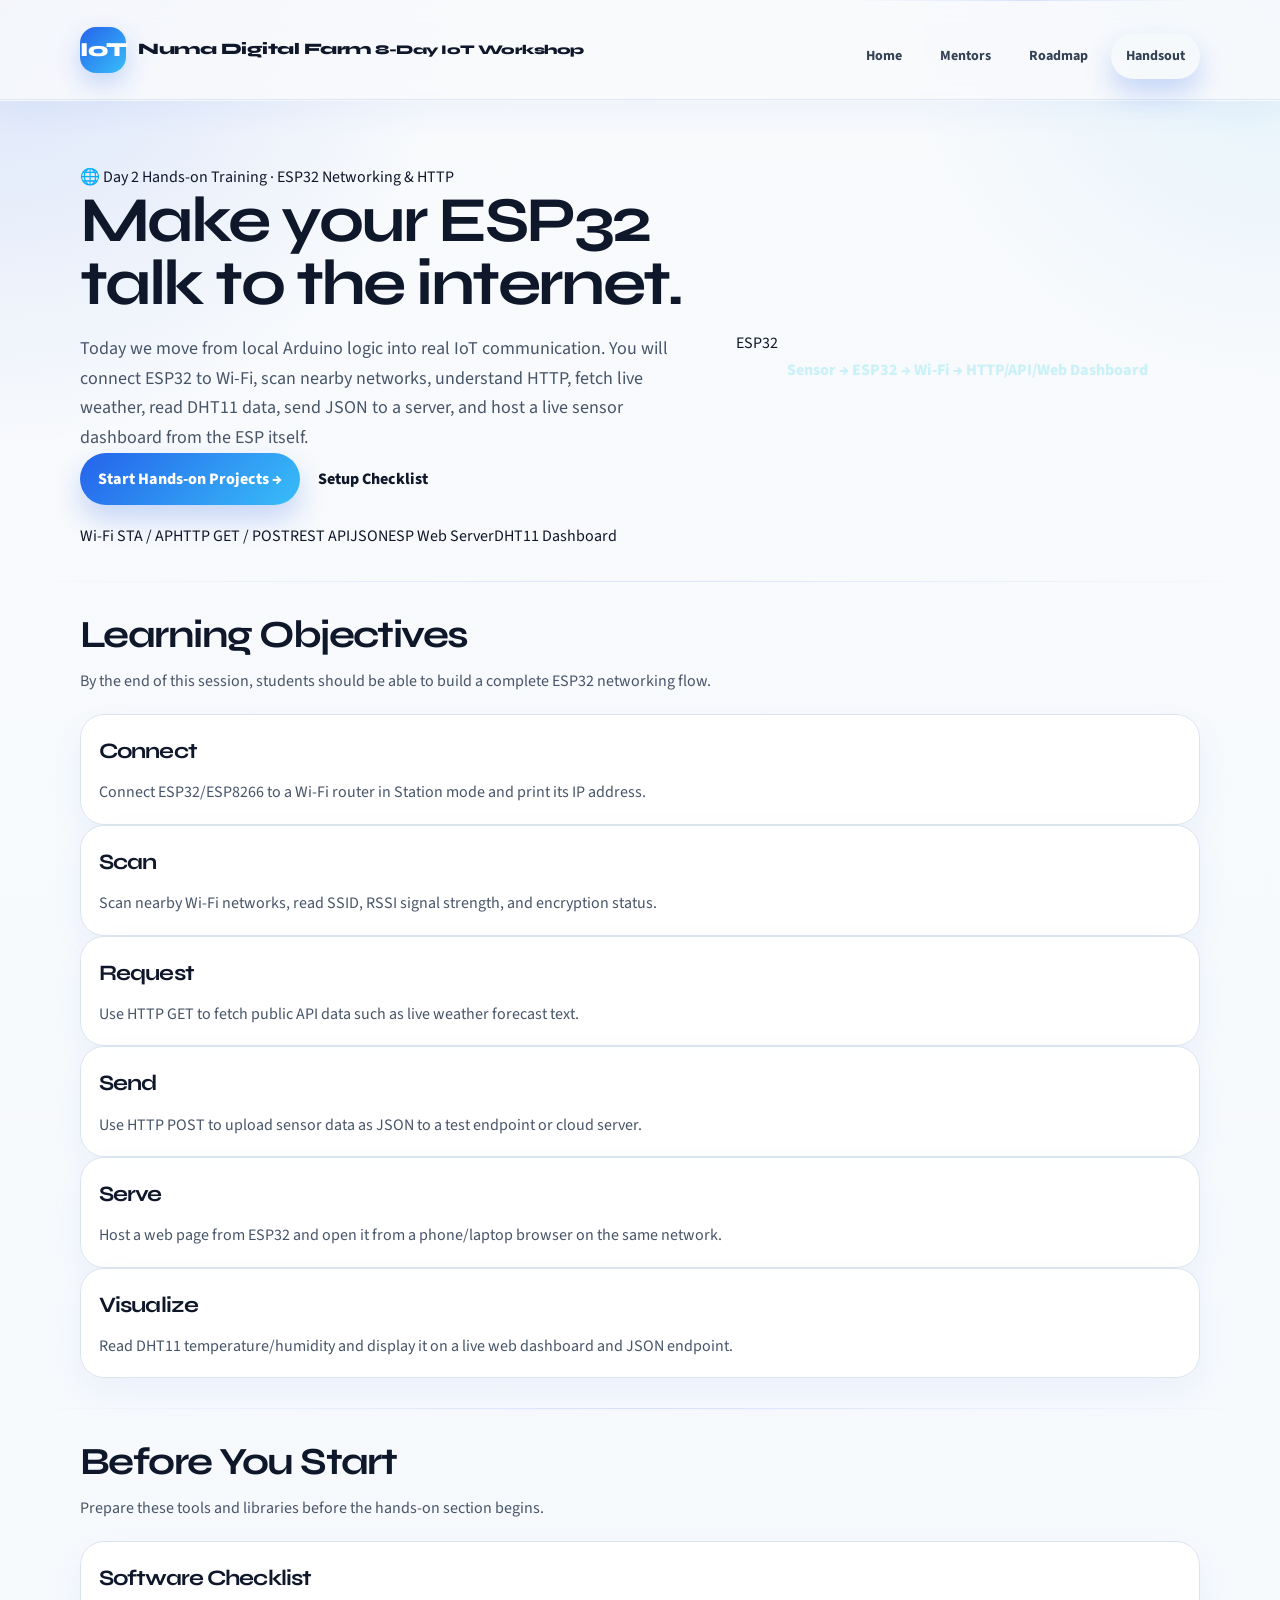
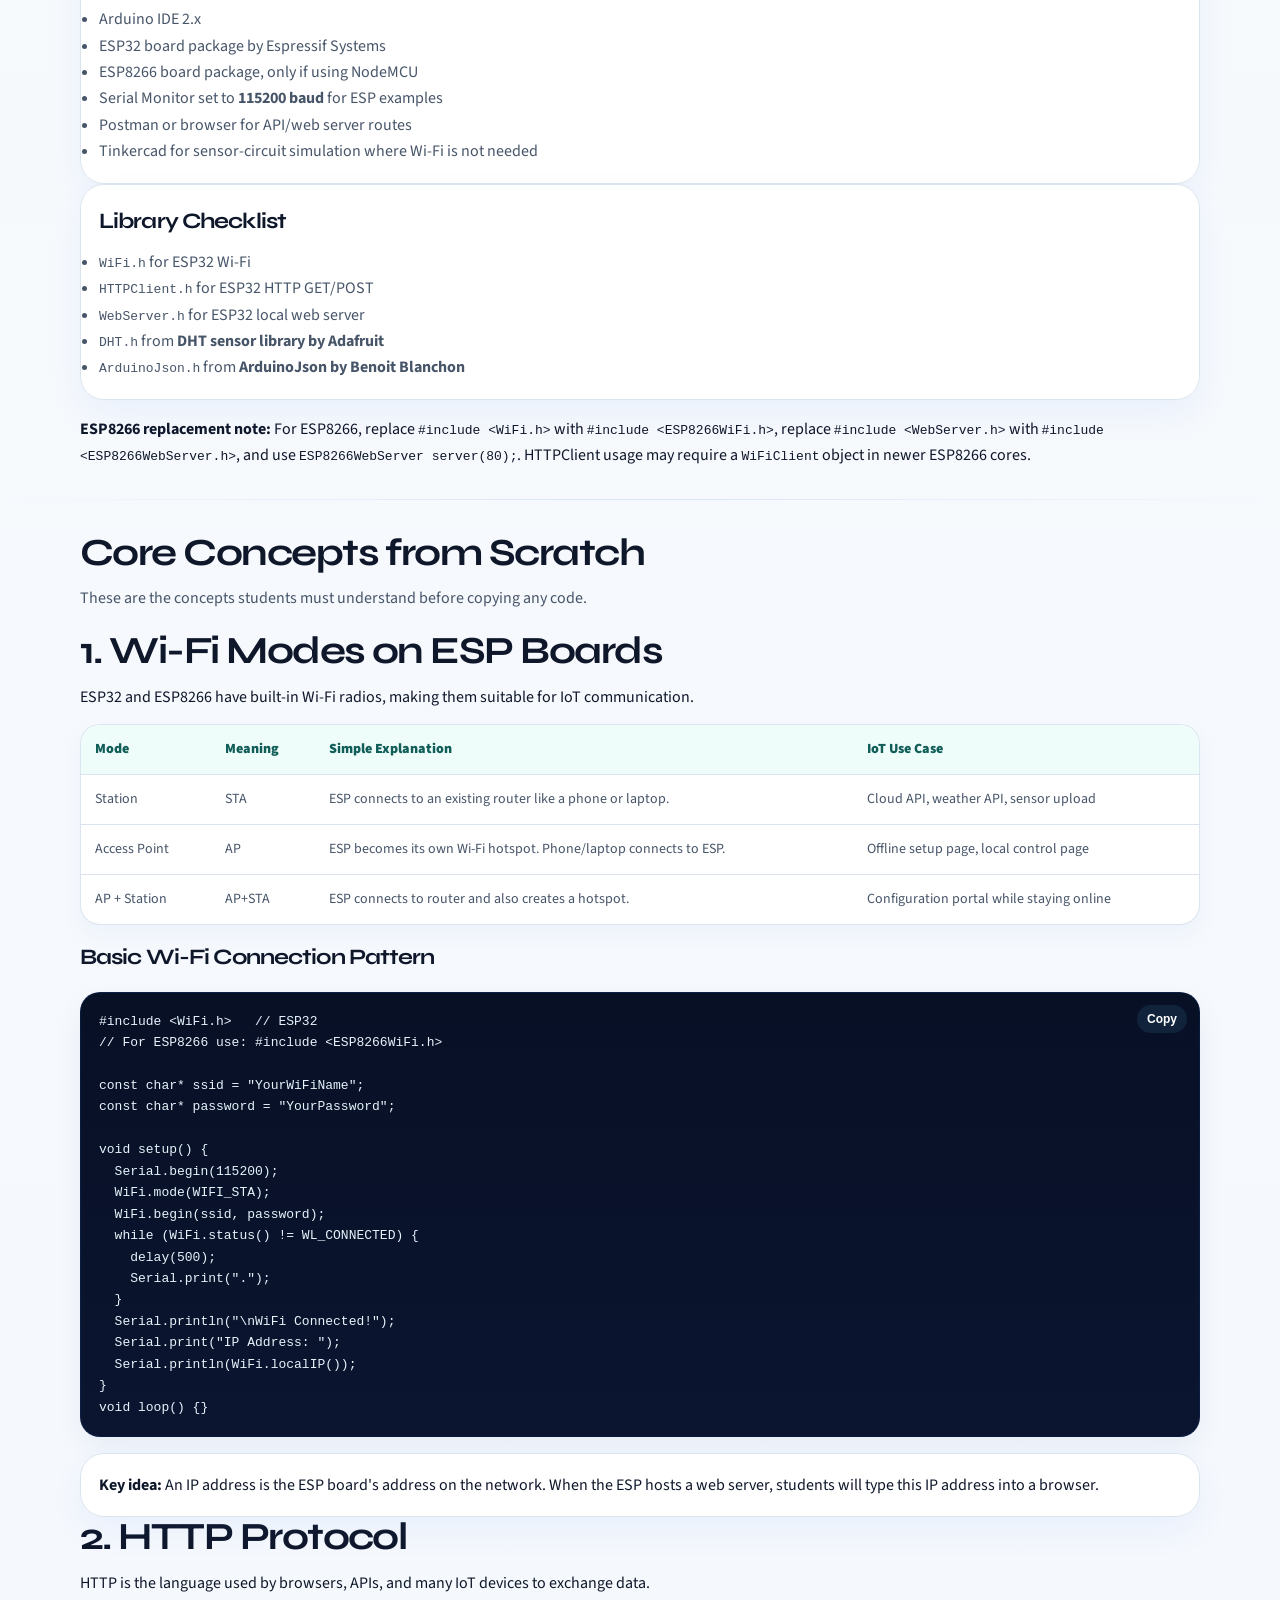
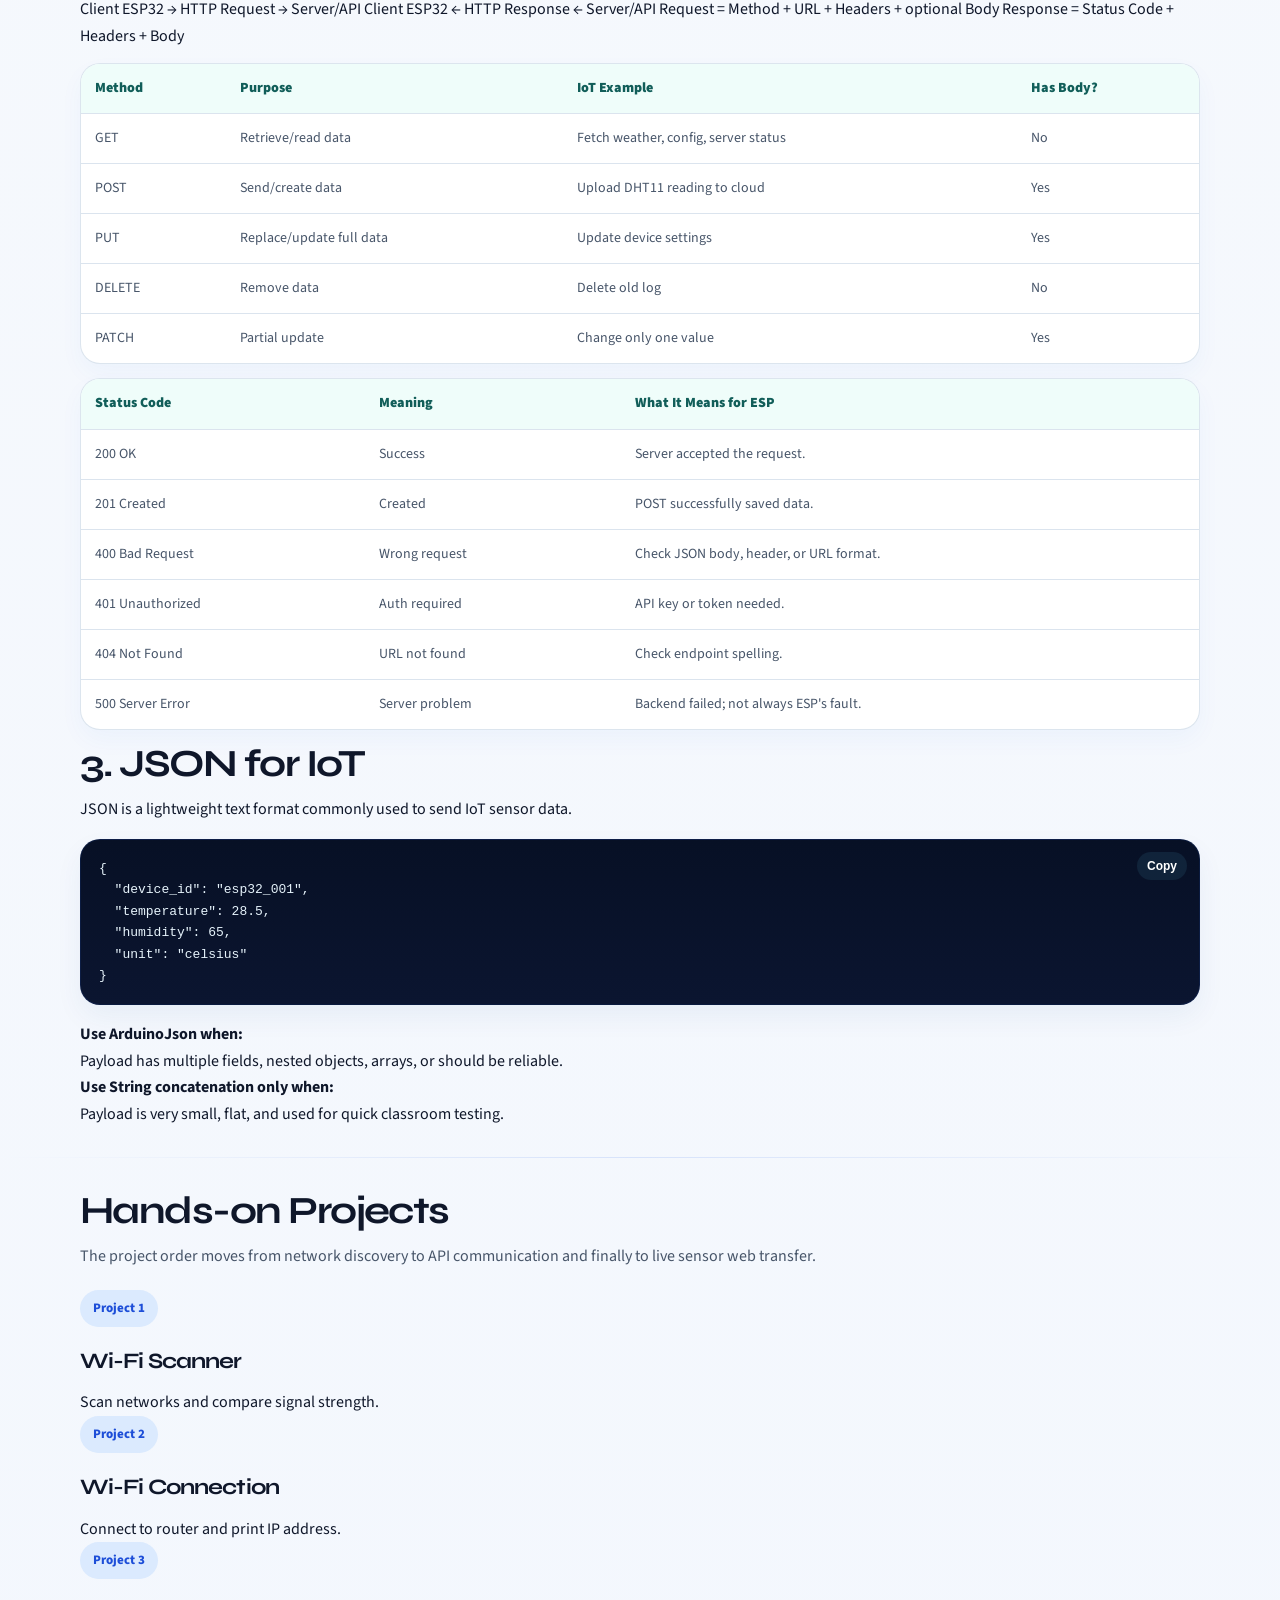
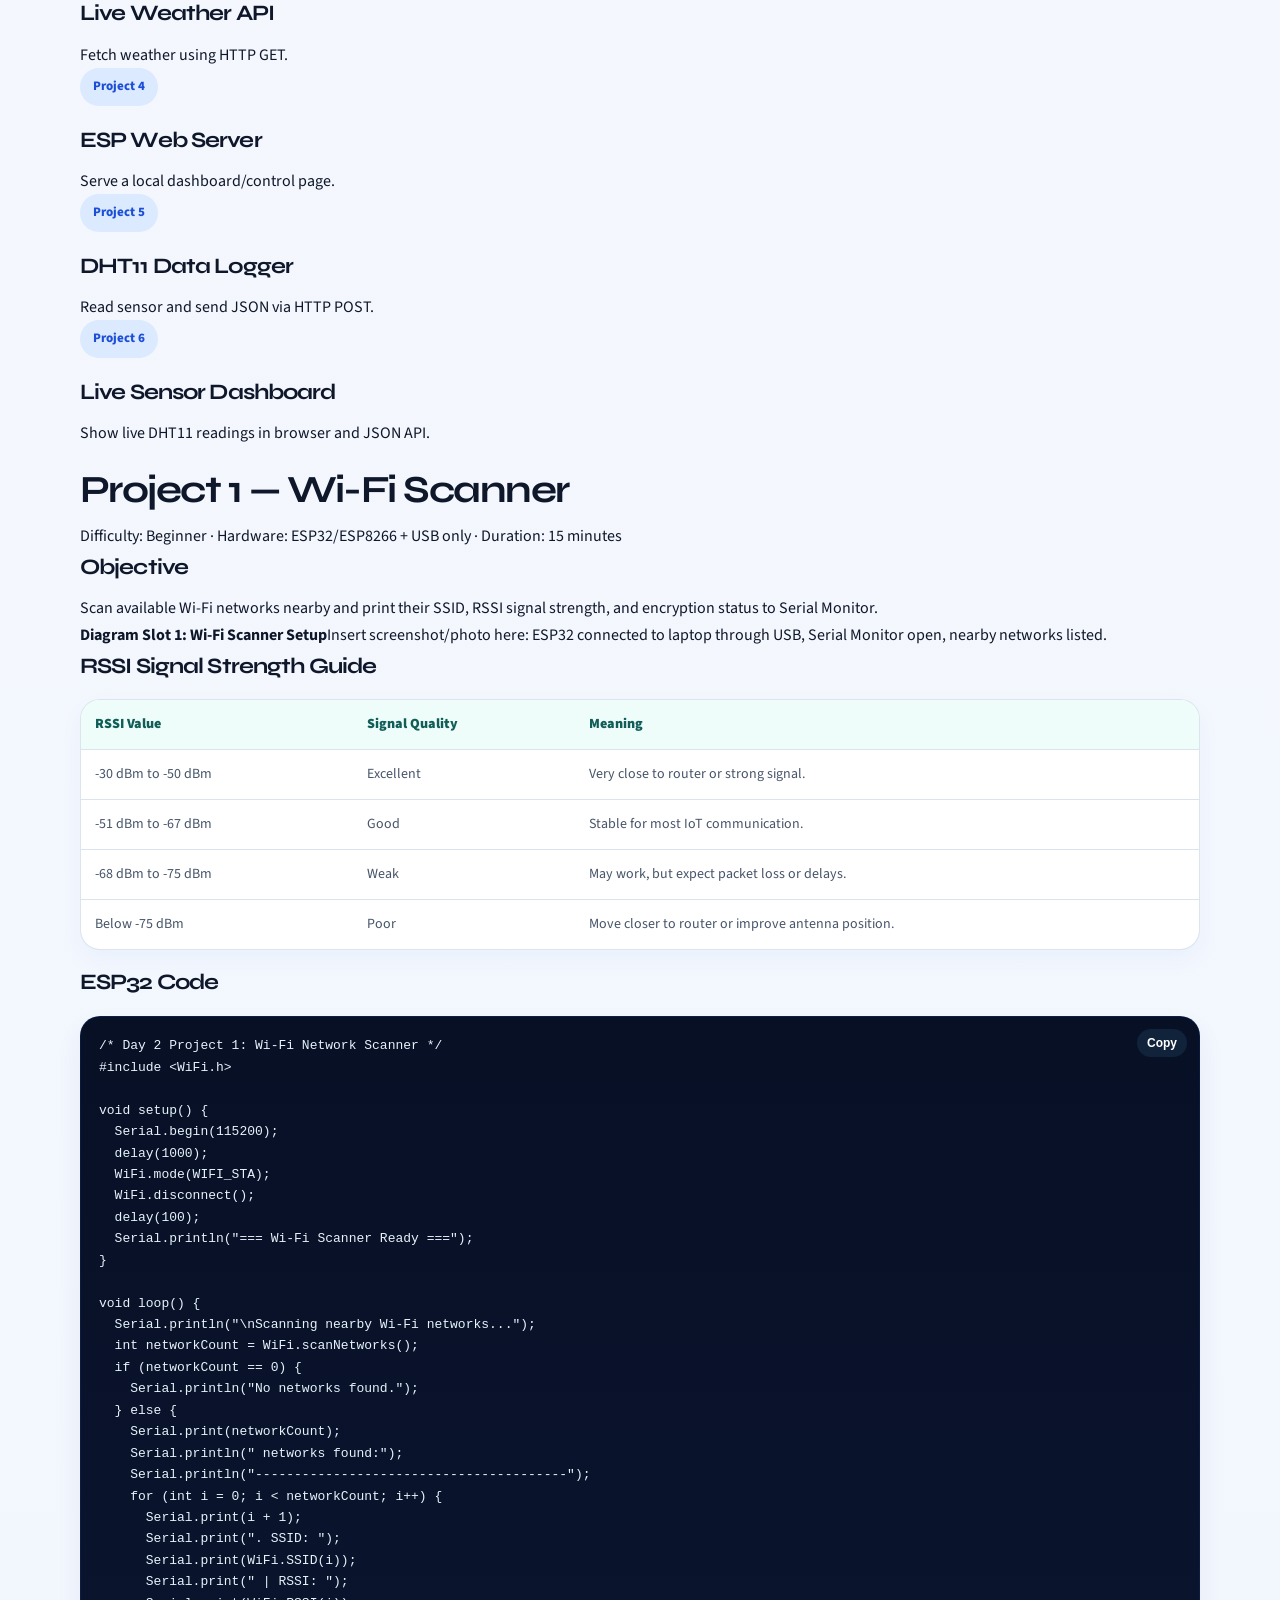
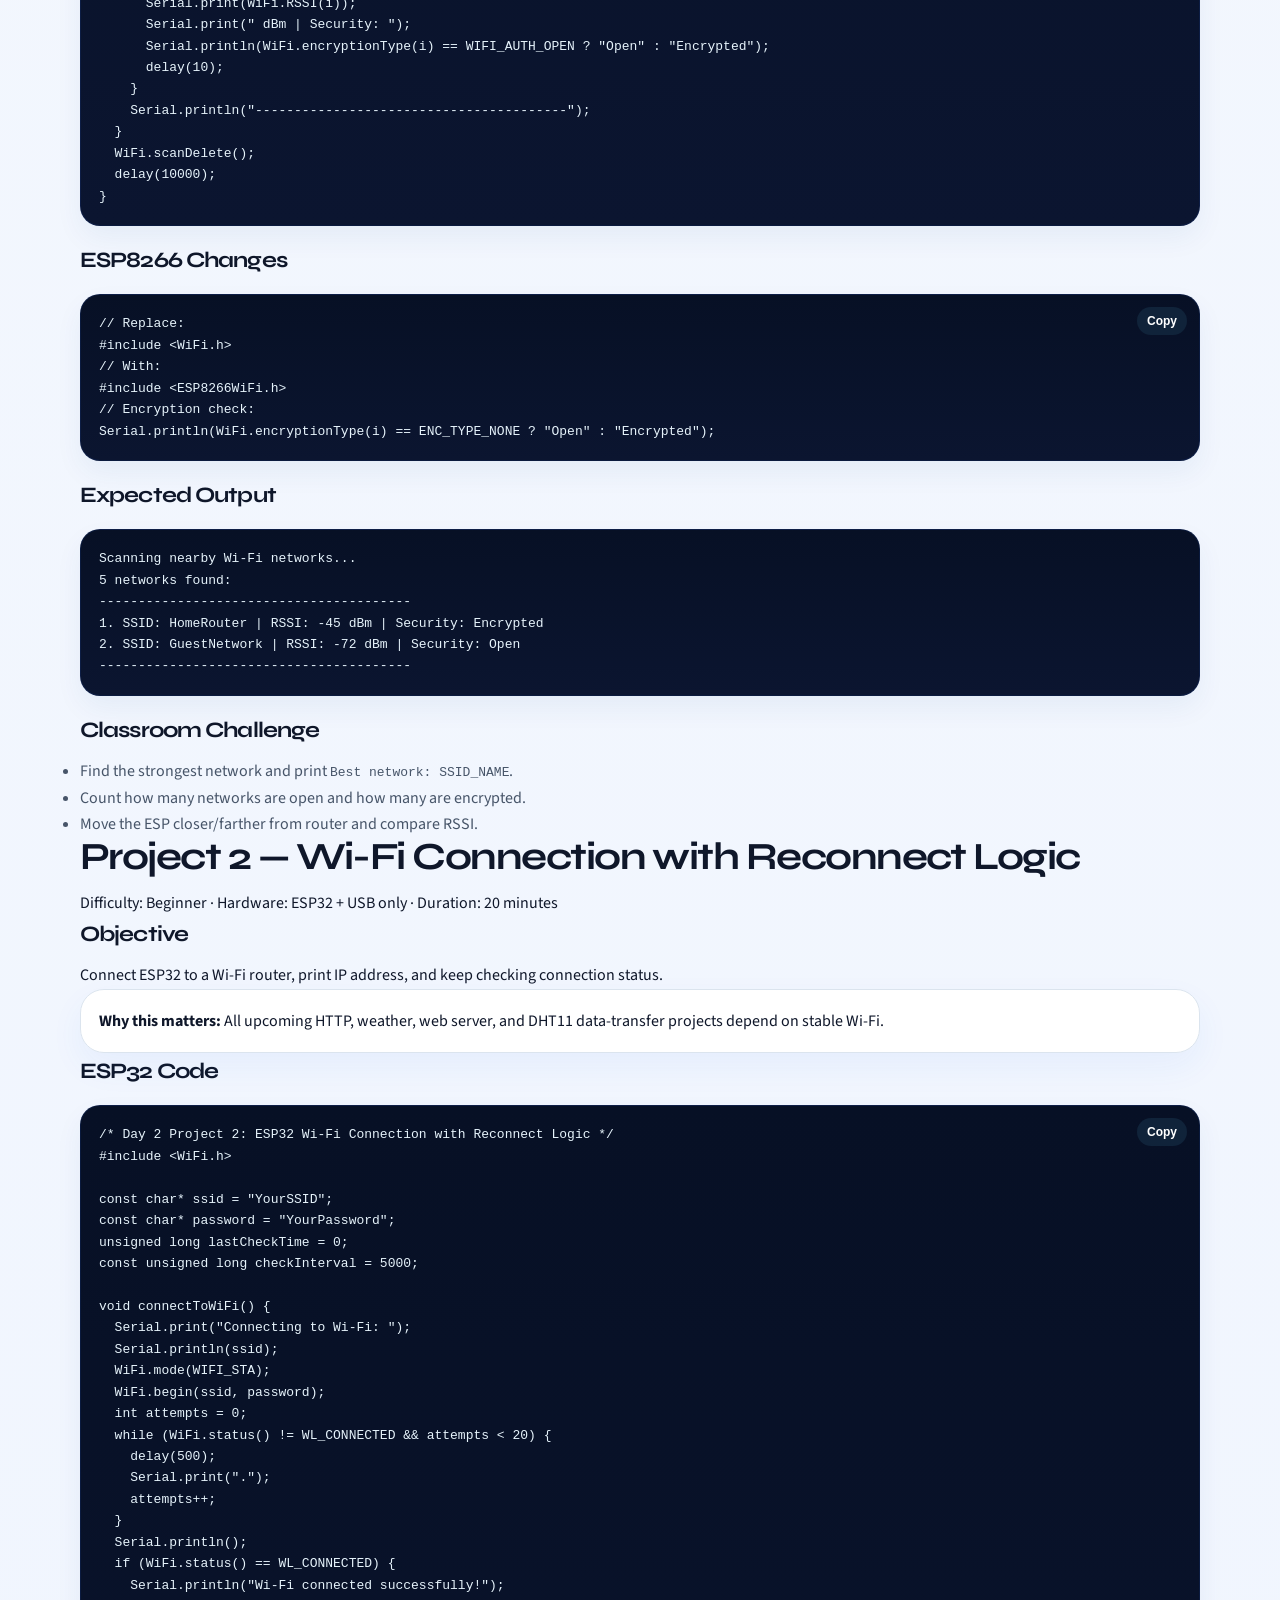
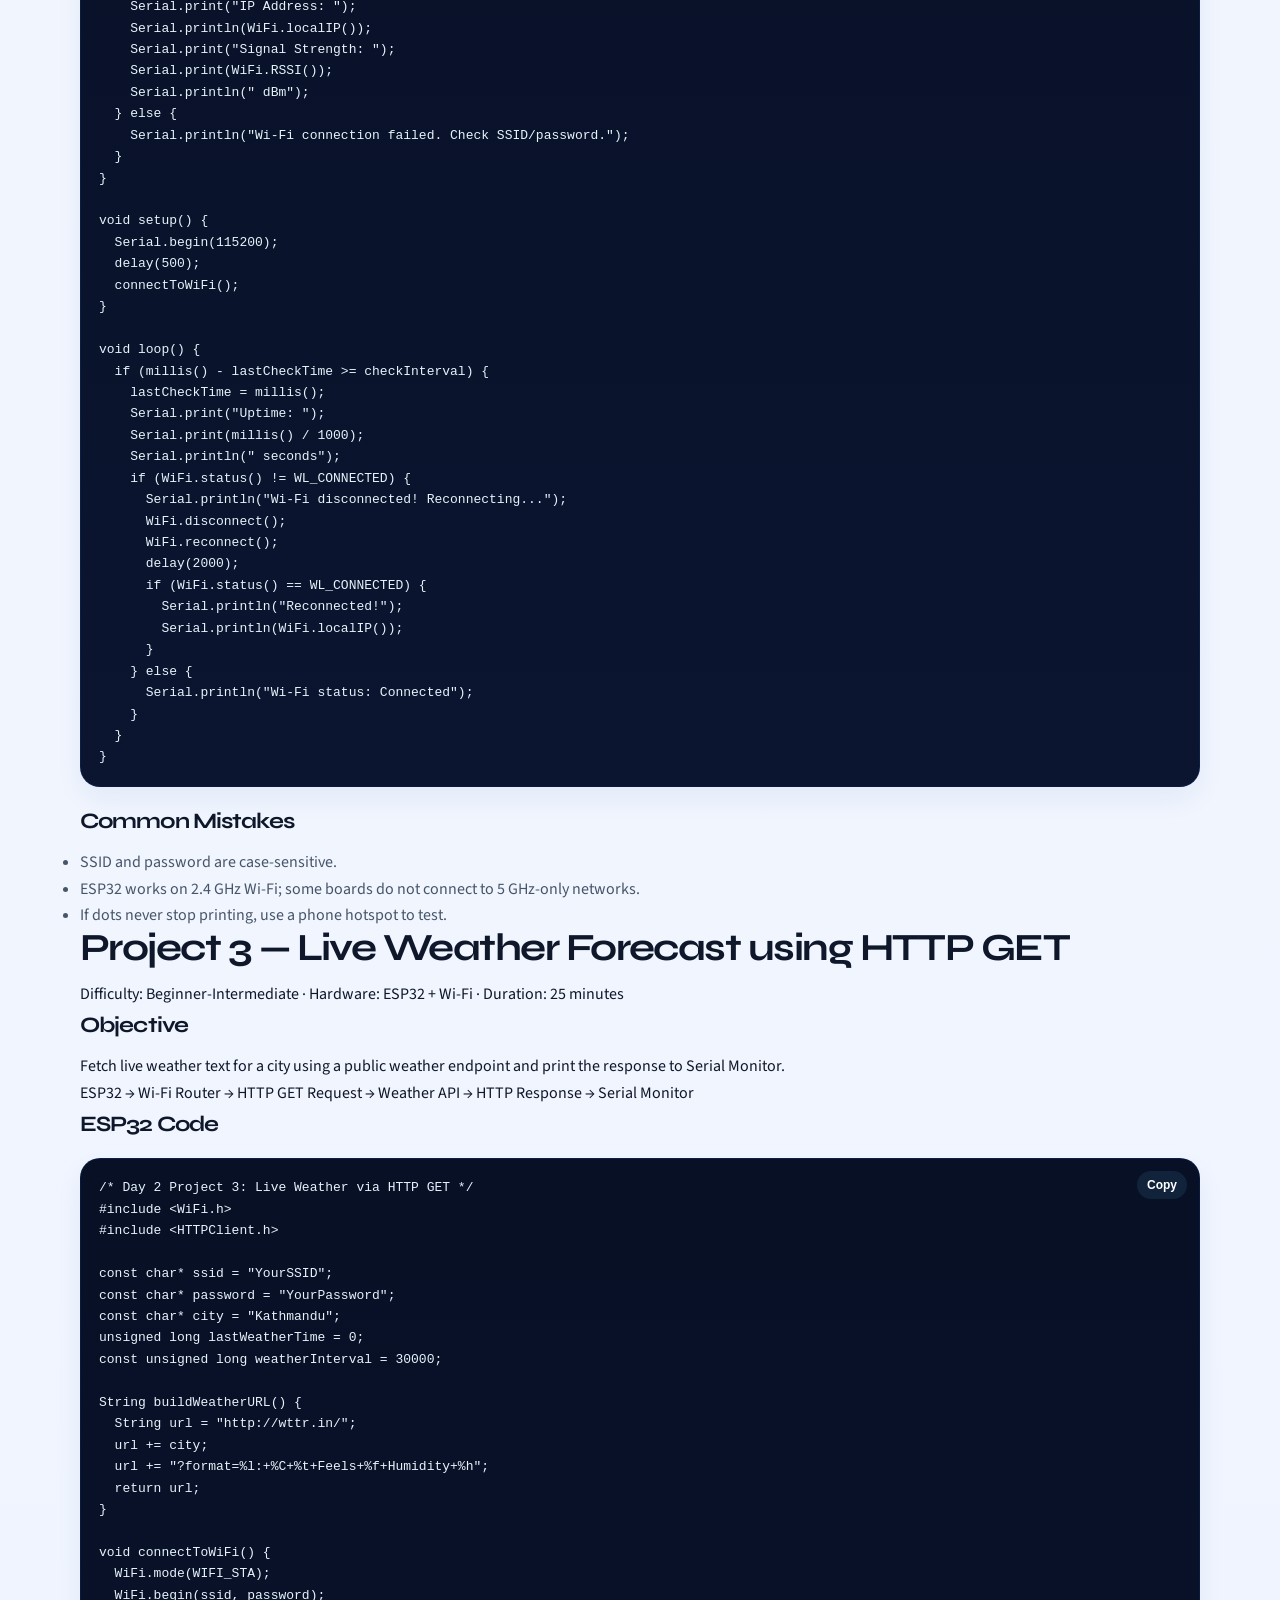
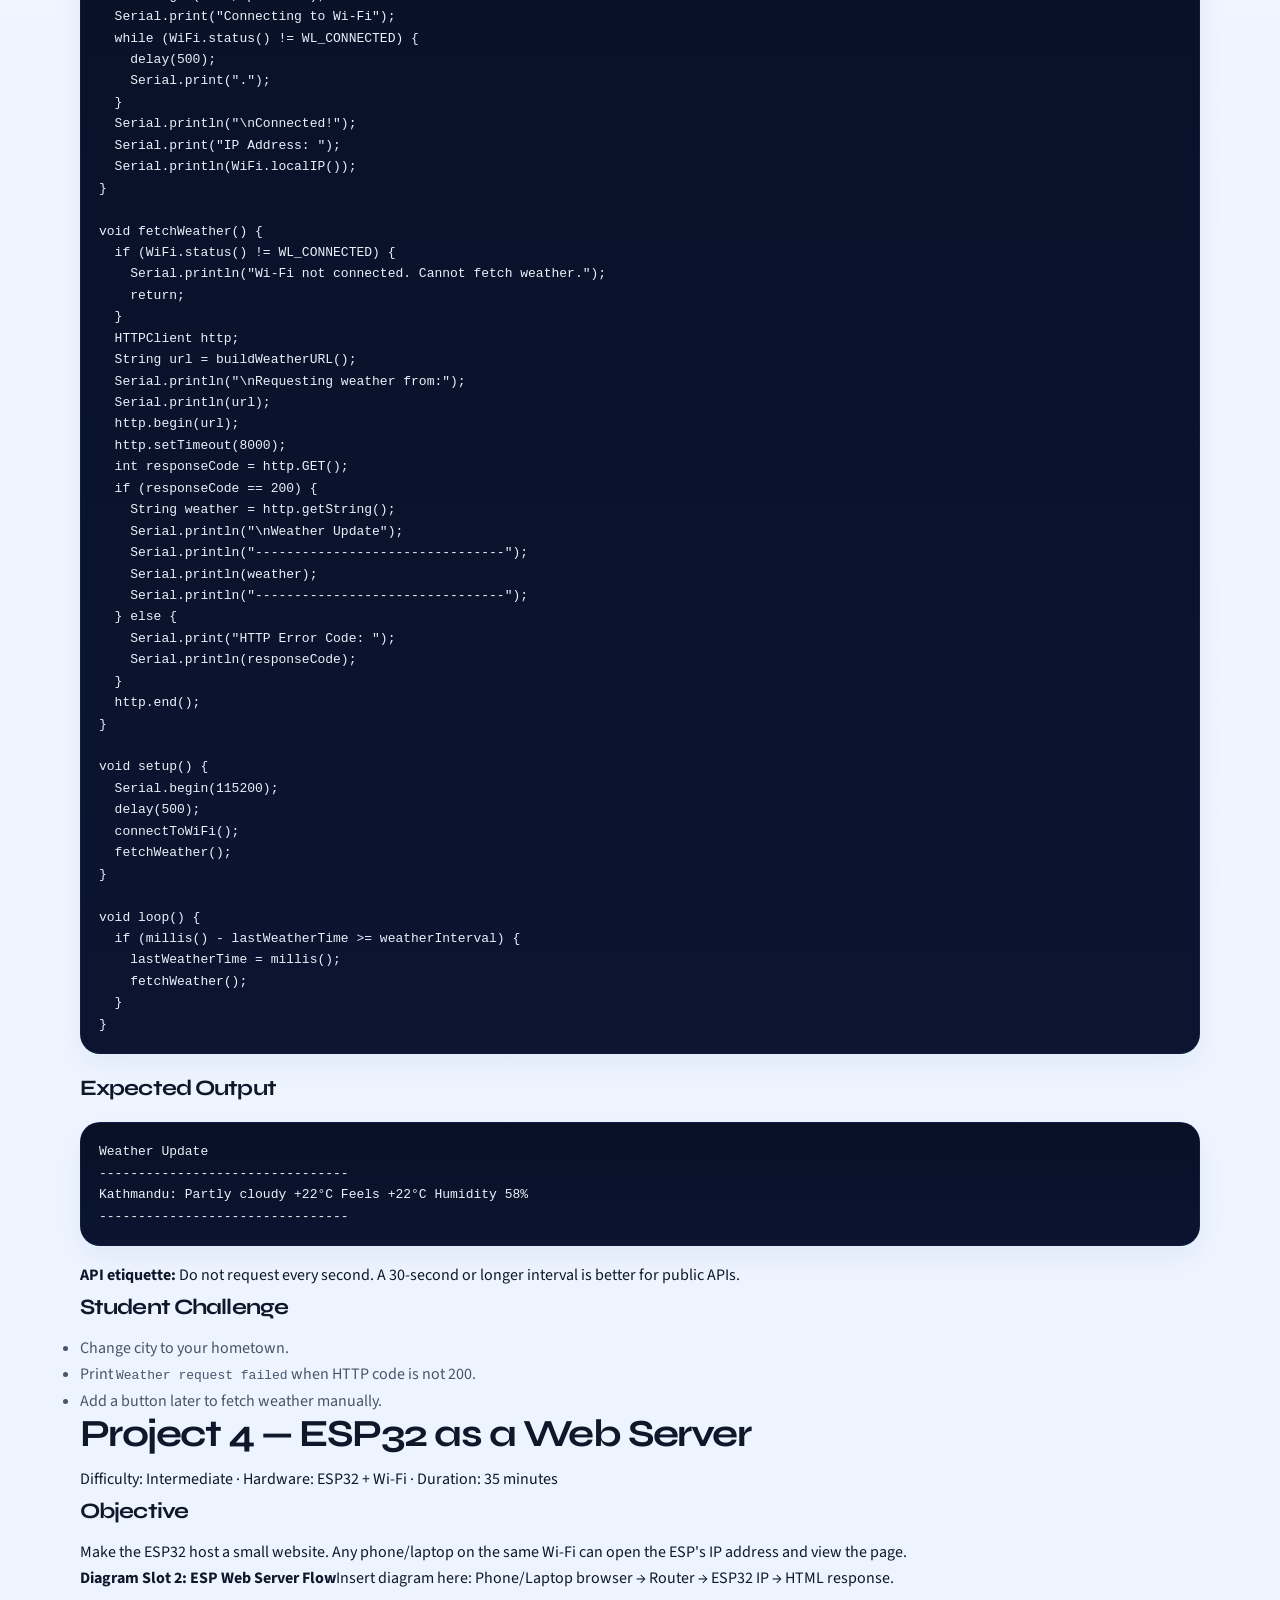
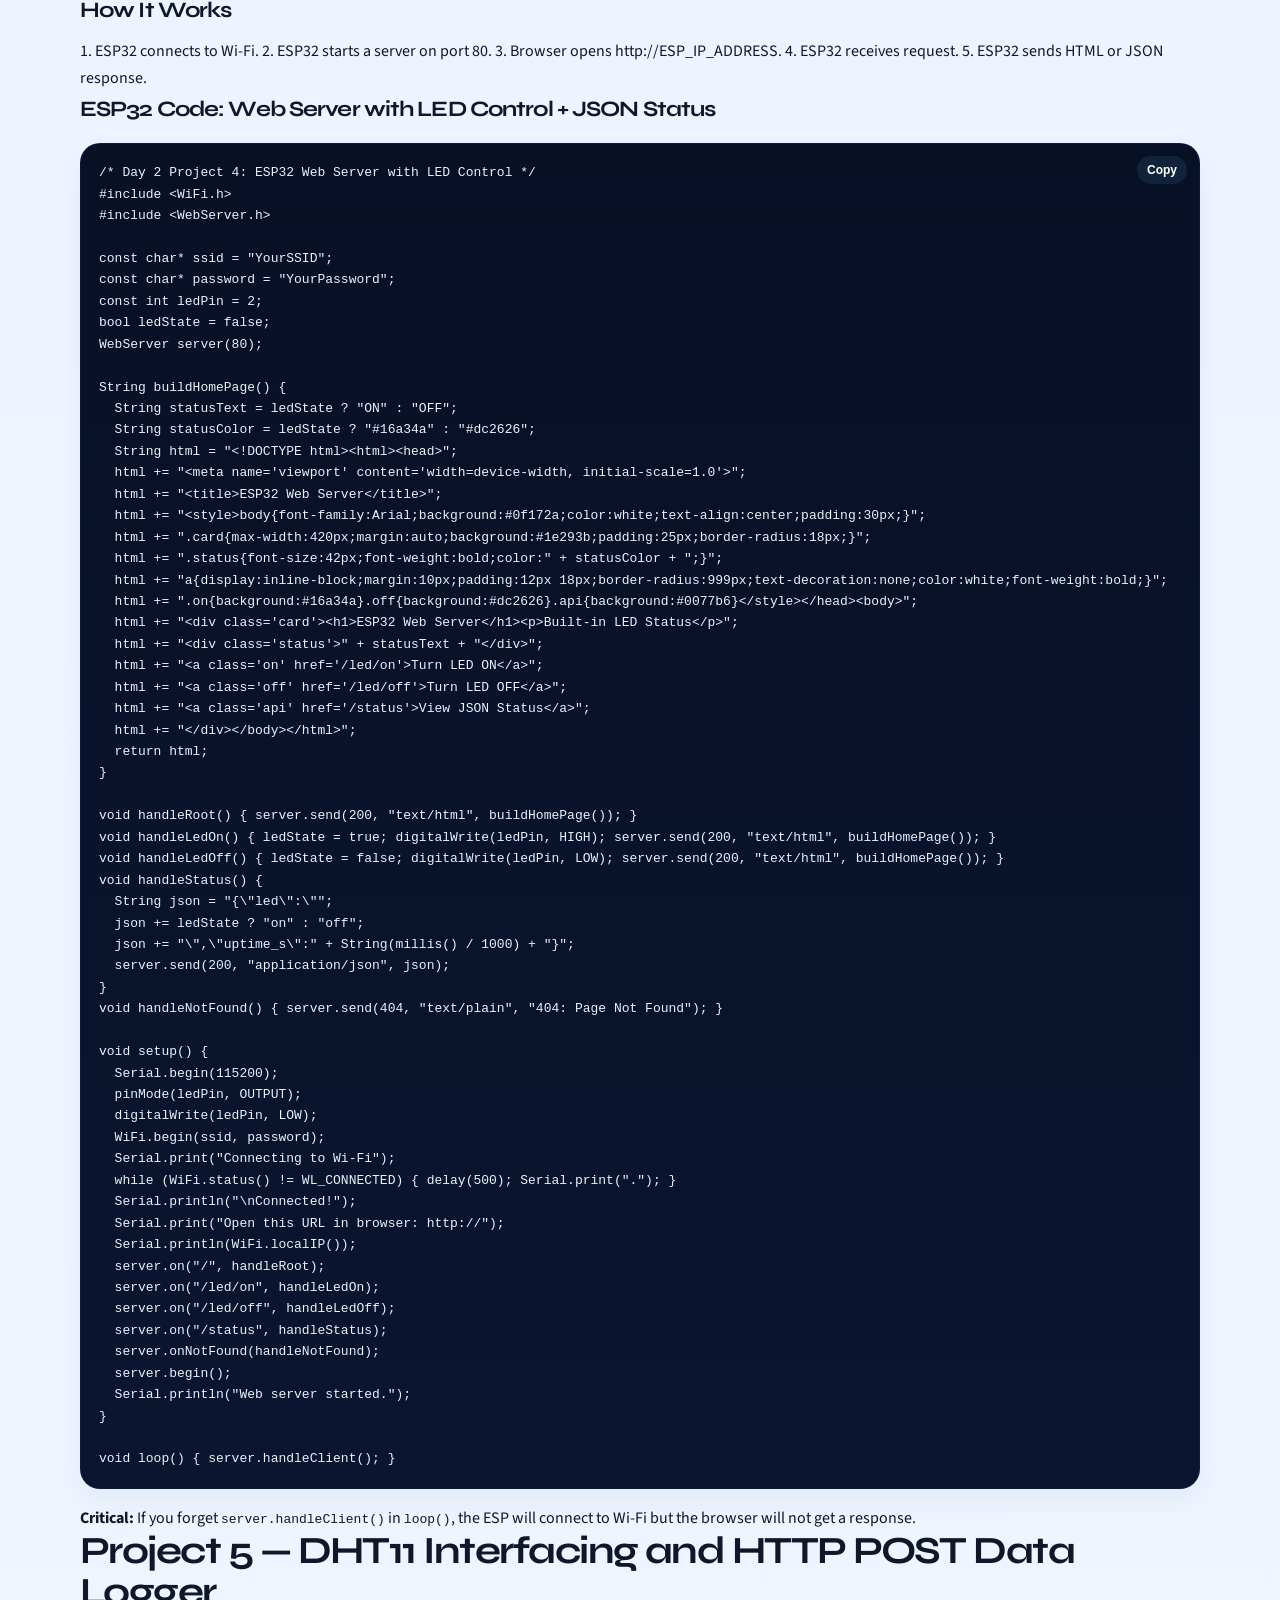
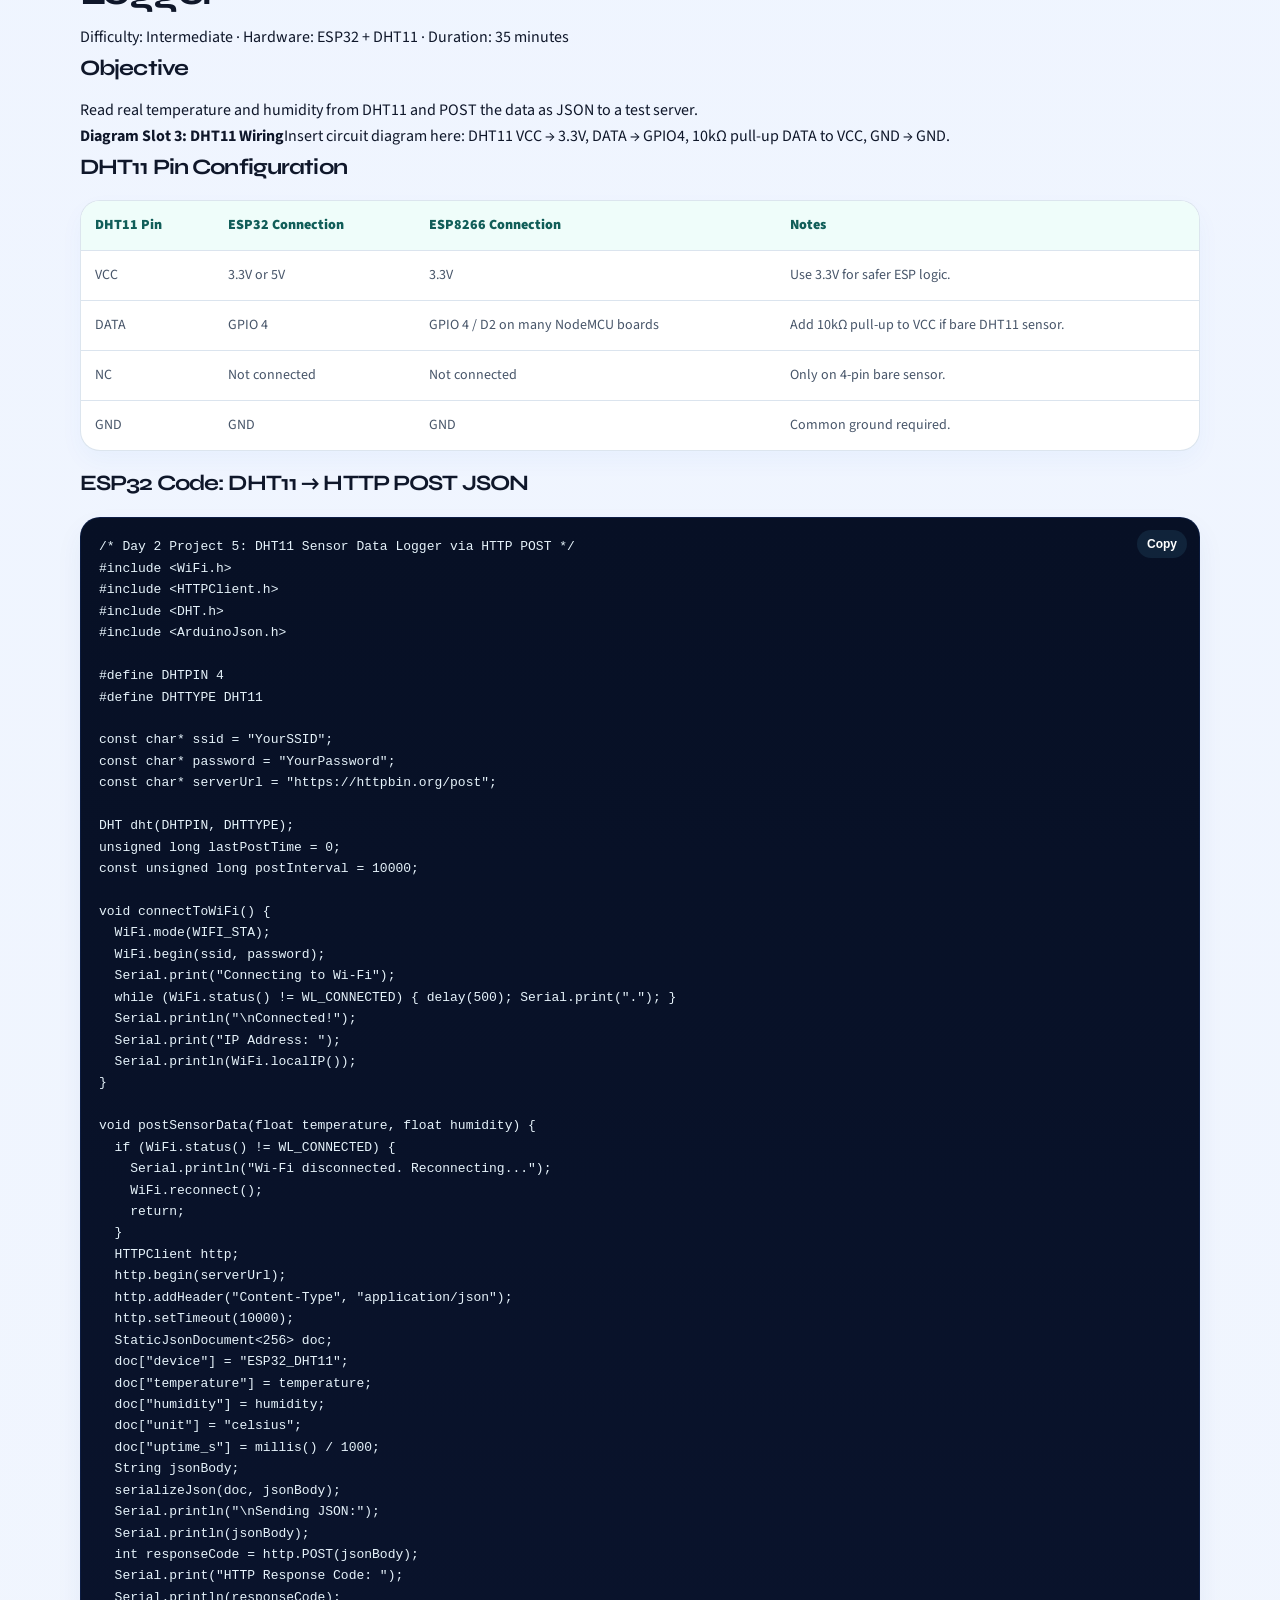
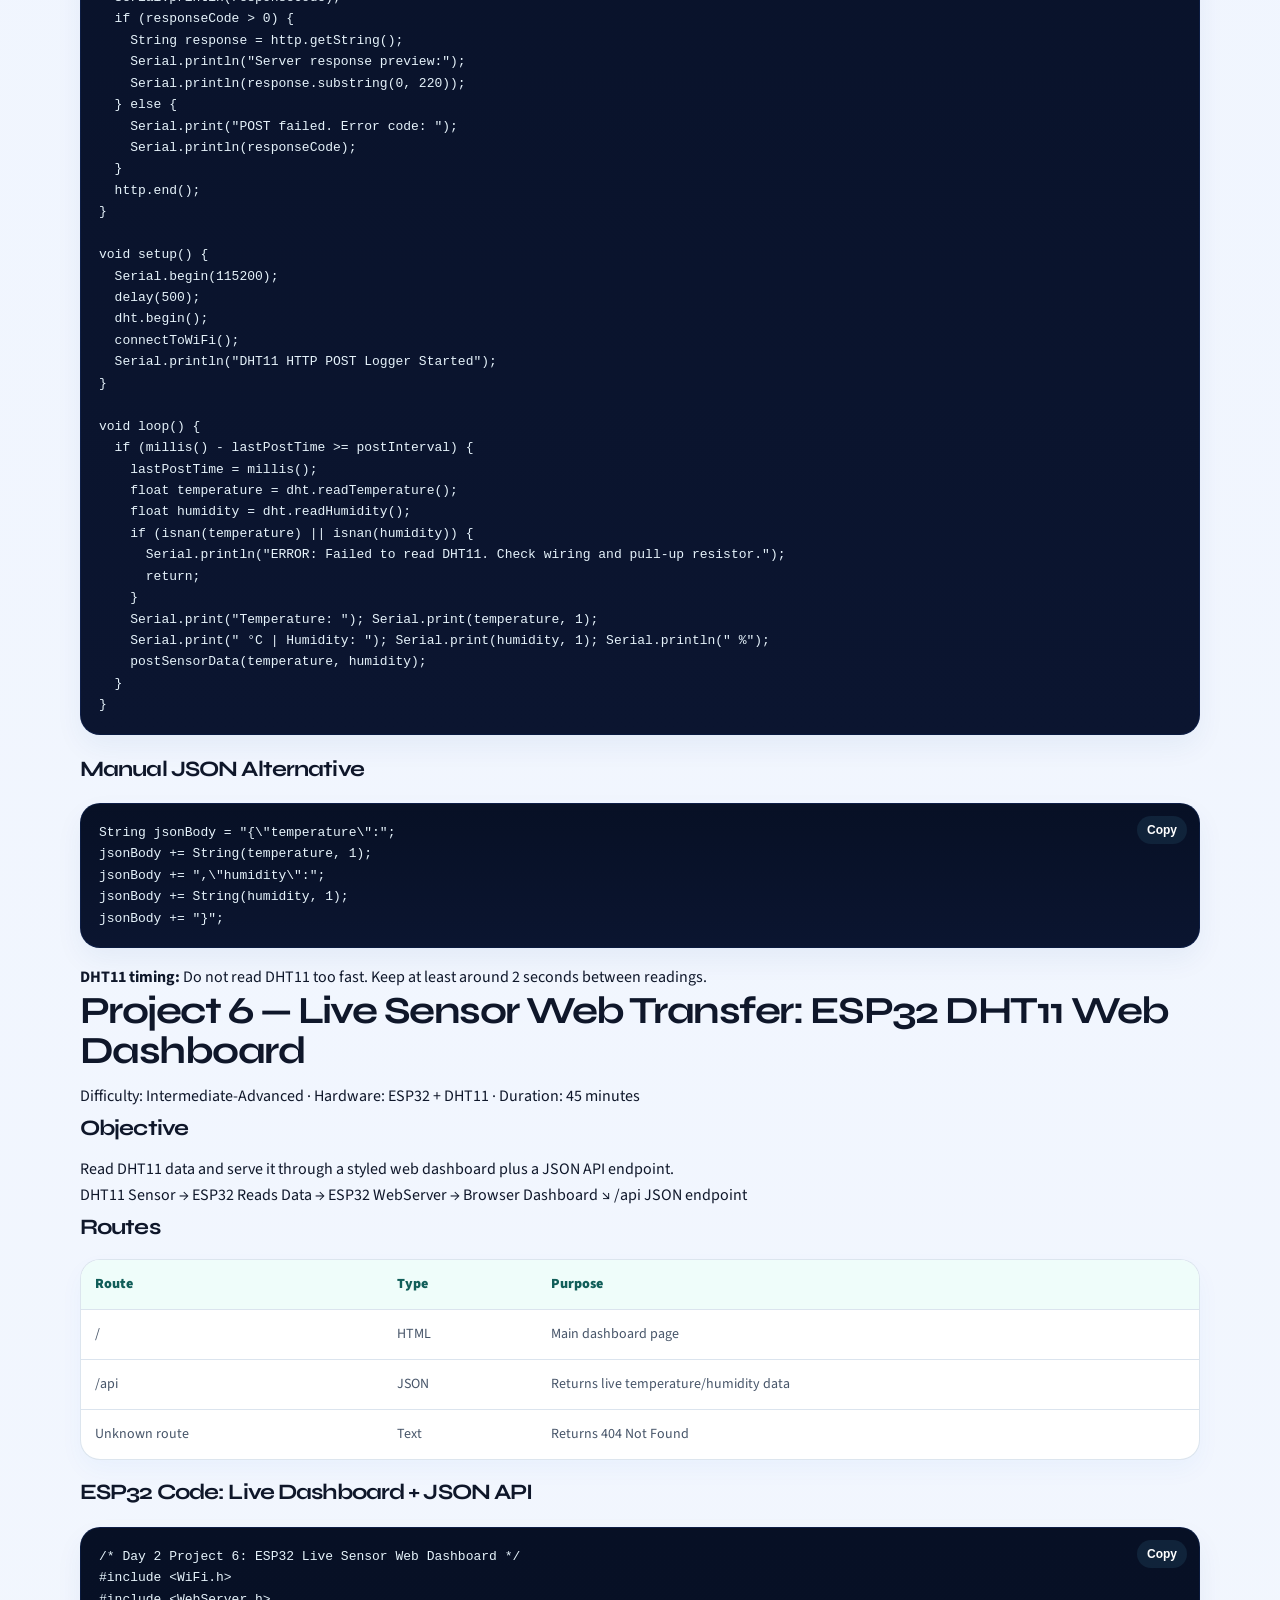
<file: day2.html>
<!DOCTYPE html>
<html lang="en">
<head>
  <meta charset="UTF-8" />
  <meta name="viewport" content="width=device-width, initial-scale=1.0" />
  <title>Numa Digital Farm | Day 2 ESP32 Networking & HTTP Handout</title>
  <link href="https://fonts.googleapis.com/css2?family=Syne:wght@400;500;600;700;800&family=Source+Sans+Pro:wght@400;600;700&display=swap" rel="stylesheet">
  <link rel="stylesheet" href="styles.css">
</head>
<body>
  <header class="topbar">
    <div class="container navbar">
      <a class="brand" href="index.html#home" aria-label="Go to home">
        <span class="brand-mark">IoT</span>
        <span>
          Numa Digital Farm
          <small>8-Day IoT Workshop</small>
        </span>
      </a>
      <section class="section" id="objectives">
      <nav class="nav-links" aria-label="Primary navigation">
        <a href="index.html#home">Home</a>
        <a href="index.html#mentors">Mentors</a>
        <a href="index.html#roadmap">Roadmap</a>
        <details class="handsout-menu">
          <summary class="handsout-trigger btn btn-primary">Handsout</summary>
          <div class="handsout-dropdown" aria-label="Handsout days">
            <a href="day0.html">Day 0 - Foundation</a>
            <a href="day1.html">Day 1 - Arduino Basics</a>
            <a href="day2.html">Day 2 - Wi-Fi and HTTP</a>
            <a href="day3.html">Day 3 - MQTT Messaging</a>
            <a href="day4.html">Day 4 - Sensor Data</a>
            <a href="day5.html">Day 5 - ESP-NOW</a>
            <a href="day6.html">Day 6 - RFID and Modules</a>
            <a href="day7.html">Day 7 - Final Prototype</a>
          </div>
        </details>
      </nav>
    </div>
  </header>
  <main id="top">
    <section class="hero"><div class="container hero-grid"><div><div class="eyebrow">🌐 Day 2 Hands-on Training · ESP32 Networking & HTTP</div><h1>Make your ESP32 <span class="gradient-text">talk to the internet.</span></h1><p class="lead">Today we move from local Arduino logic into real IoT communication. You will connect ESP32 to Wi-Fi, scan nearby networks, understand HTTP, fetch live weather, read DHT11 data, send JSON to a server, and host a live sensor dashboard from the ESP itself.</p><div class="hero-actions"><a href="#projects" class="btn btn-primary">Start Hands-on Projects →</a><a href="#setup" class="btn btn-outline">Setup Checklist</a></div><div class="chip-row" style="margin-top:18px"><span class="chip">Wi-Fi STA / AP</span><span class="chip">HTTP GET / POST</span><span class="chip">REST API</span><span class="chip">JSON</span><span class="chip">ESP Web Server</span><span class="chip">DHT11 Dashboard</span></div></div><aside class="hero-card"><div class="wifi-visual"><div class="wifi-rings"></div><div class="mini-board">ESP32</div><div class="signal-bars"><span></span><span></span><span></span><span></span></div><p style="position:relative;z-index:2;text-align:center;color:#caf0f8;font-weight:800">Sensor → ESP32 → Wi-Fi → HTTP/API/Web Dashboard</p></div></aside></div></section>
    <section class="section" id="objectives"><div class="container"><div class="section-head"><div><h2>Learning Objectives</h2><p>By the end of this session, students should be able to build a complete ESP32 networking flow.</p></div></div><div class="grid-3"><div class="card"><h3>Connect</h3><p>Connect ESP32/ESP8266 to a Wi-Fi router in Station mode and print its IP address.</p></div><div class="card"><h3>Scan</h3><p>Scan nearby Wi-Fi networks, read SSID, RSSI signal strength, and encryption status.</p></div><div class="card"><h3>Request</h3><p>Use HTTP GET to fetch public API data such as live weather forecast text.</p></div><div class="card"><h3>Send</h3><p>Use HTTP POST to upload sensor data as JSON to a test endpoint or cloud server.</p></div><div class="card"><h3>Serve</h3><p>Host a web page from ESP32 and open it from a phone/laptop browser on the same network.</p></div><div class="card"><h3>Visualize</h3><p>Read DHT11 temperature/humidity and display it on a live web dashboard and JSON endpoint.</p></div></div></div></section>
    <section class="section" id="setup"><div class="container"><div class="section-head"><div><h2>Before You Start</h2><p>Prepare these tools and libraries before the hands-on section begins.</p></div></div><div class="grid-2"><div class="card"><h3>Software Checklist</h3><ul><li>Arduino IDE 2.x</li><li>ESP32 board package by Espressif Systems</li><li>ESP8266 board package, only if using NodeMCU</li><li>Serial Monitor set to <strong>115200 baud</strong> for ESP examples</li><li>Postman or browser for API/web server routes</li><li>Tinkercad for sensor-circuit simulation where Wi-Fi is not needed</li></ul></div><div class="card"><h3>Library Checklist</h3><ul><li><code>WiFi.h</code> for ESP32 Wi-Fi</li><li><code>HTTPClient.h</code> for ESP32 HTTP GET/POST</li><li><code>WebServer.h</code> for ESP32 local web server</li><li><code>DHT.h</code> from <strong>DHT sensor library by Adafruit</strong></li><li><code>ArduinoJson.h</code> from <strong>ArduinoJson by Benoit Blanchon</strong></li></ul></div></div><div class="notice" style="margin-top:16px"><strong>ESP8266 replacement note:</strong> For ESP8266, replace <code>#include &lt;WiFi.h&gt;</code> with <code>#include &lt;ESP8266WiFi.h&gt;</code>, replace <code>#include &lt;WebServer.h&gt;</code> with <code>#include &lt;ESP8266WebServer.h&gt;</code>, and use <code>ESP8266WebServer server(80);</code>. HTTPClient usage may require a <code>WiFiClient</code> object in newer ESP8266 cores.</div></div></section>
    <section class="section" id="concepts"><div class="container"><div class="section-head"><div><h2>Core Concepts from Scratch</h2><p>These are the concepts students must understand before copying any code.</p></div></div>
      <div class="project"><h2>1. Wi-Fi Modes on ESP Boards</h2><p class="meta">ESP32 and ESP8266 have built-in Wi-Fi radios, making them suitable for IoT communication.</p><div class="table-wrap"><table><thead><tr><th>Mode</th><th>Meaning</th><th>Simple Explanation</th><th>IoT Use Case</th></tr></thead><tbody><tr><td>Station</td><td>STA</td><td>ESP connects to an existing router like a phone or laptop.</td><td>Cloud API, weather API, sensor upload</td></tr><tr><td>Access Point</td><td>AP</td><td>ESP becomes its own Wi-Fi hotspot. Phone/laptop connects to ESP.</td><td>Offline setup page, local control page</td></tr><tr><td>AP + Station</td><td>AP+STA</td><td>ESP connects to router and also creates a hotspot.</td><td>Configuration portal while staying online</td></tr></tbody></table></div><h3>Basic Wi-Fi Connection Pattern</h3><div class="code-box"><button class="copy-btn" onclick="copyCode(this)">Copy</button><pre>#include &lt;WiFi.h&gt;   // ESP32
// For ESP8266 use: #include &lt;ESP8266WiFi.h&gt;

const char* ssid = "YourWiFiName";
const char* password = "YourPassword";

void setup() {
  Serial.begin(115200);
  WiFi.mode(WIFI_STA);
  WiFi.begin(ssid, password);
  while (WiFi.status() != WL_CONNECTED) {
    delay(500);
    Serial.print(".");
  }
  Serial.println("\nWiFi Connected!");
  Serial.print("IP Address: ");
  Serial.println(WiFi.localIP());
}
void loop() {}</pre></div><div class="callout"><strong>Key idea:</strong> An IP address is the ESP board's address on the network. When the ESP hosts a web server, students will type this IP address into a browser.</div></div>
      <div class="project"><h2>2. HTTP Protocol</h2><p class="meta">HTTP is the language used by browsers, APIs, and many IoT devices to exchange data.</p><div class="flow">Client ESP32  →  HTTP Request  →  Server/API
Client ESP32  ←  HTTP Response ←  Server/API

Request = Method + URL + Headers + optional Body
Response = Status Code + Headers + Body</div><div class="table-wrap"><table><thead><tr><th>Method</th><th>Purpose</th><th>IoT Example</th><th>Has Body?</th></tr></thead><tbody><tr><td>GET</td><td>Retrieve/read data</td><td>Fetch weather, config, server status</td><td>No</td></tr><tr><td>POST</td><td>Send/create data</td><td>Upload DHT11 reading to cloud</td><td>Yes</td></tr><tr><td>PUT</td><td>Replace/update full data</td><td>Update device settings</td><td>Yes</td></tr><tr><td>DELETE</td><td>Remove data</td><td>Delete old log</td><td>No</td></tr><tr><td>PATCH</td><td>Partial update</td><td>Change only one value</td><td>Yes</td></tr></tbody></table></div><div class="table-wrap"><table><thead><tr><th>Status Code</th><th>Meaning</th><th>What It Means for ESP</th></tr></thead><tbody><tr><td>200 OK</td><td>Success</td><td>Server accepted the request.</td></tr><tr><td>201 Created</td><td>Created</td><td>POST successfully saved data.</td></tr><tr><td>400 Bad Request</td><td>Wrong request</td><td>Check JSON body, header, or URL format.</td></tr><tr><td>401 Unauthorized</td><td>Auth required</td><td>API key or token needed.</td></tr><tr><td>404 Not Found</td><td>URL not found</td><td>Check endpoint spelling.</td></tr><tr><td>500 Server Error</td><td>Server problem</td><td>Backend failed; not always ESP's fault.</td></tr></tbody></table></div></div>
      <div class="project"><h2>3. JSON for IoT</h2><p class="meta">JSON is a lightweight text format commonly used to send IoT sensor data.</p><div class="code-box"><button class="copy-btn" onclick="copyCode(this)">Copy</button><pre>{
  "device_id": "esp32_001",
  "temperature": 28.5,
  "humidity": 65,
  "unit": "celsius"
}</pre></div><div class="grid-2"><div class="success"><strong>Use ArduinoJson when:</strong><br>Payload has multiple fields, nested objects, arrays, or should be reliable.</div><div class="notice"><strong>Use String concatenation only when:</strong><br>Payload is very small, flat, and used for quick classroom testing.</div></div></div>
    </div></section>
    <section class="section" id="projects"><div class="container"><div class="section-head"><div><h2>Hands-on Projects</h2><p>The project order moves from network discovery to API communication and finally to live sensor web transfer.</p></div></div><div class="grid-3" style="margin-bottom:24px"><div class="project-card"><span class="badge">Project 1</span><h3>Wi-Fi Scanner</h3><p>Scan networks and compare signal strength.</p></div><div class="project-card"><span class="badge">Project 2</span><h3>Wi-Fi Connection</h3><p>Connect to router and print IP address.</p></div><div class="project-card"><span class="badge">Project 3</span><h3>Live Weather API</h3><p>Fetch weather using HTTP GET.</p></div><div class="project-card"><span class="badge">Project 4</span><h3>ESP Web Server</h3><p>Serve a local dashboard/control page.</p></div><div class="project-card"><span class="badge">Project 5</span><h3>DHT11 Data Logger</h3><p>Read sensor and send JSON via HTTP POST.</p></div><div class="project-card"><span class="badge">Project 6</span><h3>Live Sensor Dashboard</h3><p>Show live DHT11 readings in browser and JSON API.</p></div></div>
      <article class="project" id="p1"><h2>Project 1 — Wi-Fi Scanner</h2><p class="meta">Difficulty: Beginner · Hardware: ESP32/ESP8266 + USB only · Duration: 15 minutes</p><h3>Objective</h3><p>Scan available Wi-Fi networks nearby and print their SSID, RSSI signal strength, and encryption status to Serial Monitor.</p><div class="diagram-slot"><div><strong>Diagram Slot 1: Wi-Fi Scanner Setup</strong>Insert screenshot/photo here: ESP32 connected to laptop through USB, Serial Monitor open, nearby networks listed.</div></div><h3>RSSI Signal Strength Guide</h3><div class="table-wrap"><table><thead><tr><th>RSSI Value</th><th>Signal Quality</th><th>Meaning</th></tr></thead><tbody><tr><td>-30 dBm to -50 dBm</td><td>Excellent</td><td>Very close to router or strong signal.</td></tr><tr><td>-51 dBm to -67 dBm</td><td>Good</td><td>Stable for most IoT communication.</td></tr><tr><td>-68 dBm to -75 dBm</td><td>Weak</td><td>May work, but expect packet loss or delays.</td></tr><tr><td>Below -75 dBm</td><td>Poor</td><td>Move closer to router or improve antenna position.</td></tr></tbody></table></div><h3>ESP32 Code</h3><div class="code-box"><button class="copy-btn" onclick="copyCode(this)">Copy</button><pre>/* Day 2 Project 1: Wi-Fi Network Scanner */
#include &lt;WiFi.h&gt;

void setup() {
  Serial.begin(115200);
  delay(1000);
  WiFi.mode(WIFI_STA);
  WiFi.disconnect();
  delay(100);
  Serial.println("=== Wi-Fi Scanner Ready ===");
}

void loop() {
  Serial.println("\nScanning nearby Wi-Fi networks...");
  int networkCount = WiFi.scanNetworks();
  if (networkCount == 0) {
    Serial.println("No networks found.");
  } else {
    Serial.print(networkCount);
    Serial.println(" networks found:");
    Serial.println("----------------------------------------");
    for (int i = 0; i &lt; networkCount; i++) {
      Serial.print(i + 1);
      Serial.print(". SSID: ");
      Serial.print(WiFi.SSID(i));
      Serial.print(" | RSSI: ");
      Serial.print(WiFi.RSSI(i));
      Serial.print(" dBm | Security: ");
      Serial.println(WiFi.encryptionType(i) == WIFI_AUTH_OPEN ? "Open" : "Encrypted");
      delay(10);
    }
    Serial.println("----------------------------------------");
  }
  WiFi.scanDelete();
  delay(10000);
}</pre></div><h3>ESP8266 Changes</h3><div class="code-box"><button class="copy-btn" onclick="copyCode(this)">Copy</button><pre>// Replace:
#include &lt;WiFi.h&gt;
// With:
#include &lt;ESP8266WiFi.h&gt;
// Encryption check:
Serial.println(WiFi.encryptionType(i) == ENC_TYPE_NONE ? "Open" : "Encrypted");</pre></div><h3>Expected Output</h3><div class="code-box"><pre>Scanning nearby Wi-Fi networks...
5 networks found:
----------------------------------------
1. SSID: HomeRouter | RSSI: -45 dBm | Security: Encrypted
2. SSID: GuestNetwork | RSSI: -72 dBm | Security: Open
----------------------------------------</pre></div><h3>Classroom Challenge</h3><ul><li>Find the strongest network and print <code>Best network: SSID_NAME</code>.</li><li>Count how many networks are open and how many are encrypted.</li><li>Move the ESP closer/farther from router and compare RSSI.</li></ul></article>
      <article class="project" id="p2"><h2>Project 2 — Wi-Fi Connection with Reconnect Logic</h2><p class="meta">Difficulty: Beginner · Hardware: ESP32 + USB only · Duration: 20 minutes</p><h3>Objective</h3><p>Connect ESP32 to a Wi-Fi router, print IP address, and keep checking connection status.</p><div class="callout"><strong>Why this matters:</strong> All upcoming HTTP, weather, web server, and DHT11 data-transfer projects depend on stable Wi-Fi.</div><h3>ESP32 Code</h3><div class="code-box"><button class="copy-btn" onclick="copyCode(this)">Copy</button><pre>/* Day 2 Project 2: ESP32 Wi-Fi Connection with Reconnect Logic */
#include &lt;WiFi.h&gt;

const char* ssid = "YourSSID";
const char* password = "YourPassword";
unsigned long lastCheckTime = 0;
const unsigned long checkInterval = 5000;

void connectToWiFi() {
  Serial.print("Connecting to Wi-Fi: ");
  Serial.println(ssid);
  WiFi.mode(WIFI_STA);
  WiFi.begin(ssid, password);
  int attempts = 0;
  while (WiFi.status() != WL_CONNECTED &amp;&amp; attempts &lt; 20) {
    delay(500);
    Serial.print(".");
    attempts++;
  }
  Serial.println();
  if (WiFi.status() == WL_CONNECTED) {
    Serial.println("Wi-Fi connected successfully!");
    Serial.print("IP Address: ");
    Serial.println(WiFi.localIP());
    Serial.print("Signal Strength: ");
    Serial.print(WiFi.RSSI());
    Serial.println(" dBm");
  } else {
    Serial.println("Wi-Fi connection failed. Check SSID/password.");
  }
}

void setup() {
  Serial.begin(115200);
  delay(500);
  connectToWiFi();
}

void loop() {
  if (millis() - lastCheckTime &gt;= checkInterval) {
    lastCheckTime = millis();
    Serial.print("Uptime: ");
    Serial.print(millis() / 1000);
    Serial.println(" seconds");
    if (WiFi.status() != WL_CONNECTED) {
      Serial.println("Wi-Fi disconnected! Reconnecting...");
      WiFi.disconnect();
      WiFi.reconnect();
      delay(2000);
      if (WiFi.status() == WL_CONNECTED) {
        Serial.println("Reconnected!");
        Serial.println(WiFi.localIP());
      }
    } else {
      Serial.println("Wi-Fi status: Connected");
    }
  }
}</pre></div><h3>Common Mistakes</h3><ul><li>SSID and password are case-sensitive.</li><li>ESP32 works on 2.4 GHz Wi-Fi; some boards do not connect to 5 GHz-only networks.</li><li>If dots never stop printing, use a phone hotspot to test.</li></ul></article>
      <article class="project" id="p3"><h2>Project 3 — Live Weather Forecast using HTTP GET</h2><p class="meta">Difficulty: Beginner-Intermediate · Hardware: ESP32 + Wi-Fi · Duration: 25 minutes</p><h3>Objective</h3><p>Fetch live weather text for a city using a public weather endpoint and print the response to Serial Monitor.</p><div class="flow">ESP32 → Wi-Fi Router → HTTP GET Request → Weather API → HTTP Response → Serial Monitor</div><h3>ESP32 Code</h3><div class="code-box"><button class="copy-btn" onclick="copyCode(this)">Copy</button><pre>/* Day 2 Project 3: Live Weather via HTTP GET */
#include &lt;WiFi.h&gt;
#include &lt;HTTPClient.h&gt;

const char* ssid = "YourSSID";
const char* password = "YourPassword";
const char* city = "Kathmandu";
unsigned long lastWeatherTime = 0;
const unsigned long weatherInterval = 30000;

String buildWeatherURL() {
  String url = "http://wttr.in/";
  url += city;
  url += "?format=%l:+%C+%t+Feels+%f+Humidity+%h";
  return url;
}

void connectToWiFi() {
  WiFi.mode(WIFI_STA);
  WiFi.begin(ssid, password);
  Serial.print("Connecting to Wi-Fi");
  while (WiFi.status() != WL_CONNECTED) {
    delay(500);
    Serial.print(".");
  }
  Serial.println("\nConnected!");
  Serial.print("IP Address: ");
  Serial.println(WiFi.localIP());
}

void fetchWeather() {
  if (WiFi.status() != WL_CONNECTED) {
    Serial.println("Wi-Fi not connected. Cannot fetch weather.");
    return;
  }
  HTTPClient http;
  String url = buildWeatherURL();
  Serial.println("\nRequesting weather from:");
  Serial.println(url);
  http.begin(url);
  http.setTimeout(8000);
  int responseCode = http.GET();
  if (responseCode == 200) {
    String weather = http.getString();
    Serial.println("\nWeather Update");
    Serial.println("--------------------------------");
    Serial.println(weather);
    Serial.println("--------------------------------");
  } else {
    Serial.print("HTTP Error Code: ");
    Serial.println(responseCode);
  }
  http.end();
}

void setup() {
  Serial.begin(115200);
  delay(500);
  connectToWiFi();
  fetchWeather();
}

void loop() {
  if (millis() - lastWeatherTime &gt;= weatherInterval) {
    lastWeatherTime = millis();
    fetchWeather();
  }
}</pre></div><h3>Expected Output</h3><div class="code-box"><pre>Weather Update
--------------------------------
Kathmandu: Partly cloudy +22°C Feels +22°C Humidity 58%
--------------------------------</pre></div><div class="notice"><strong>API etiquette:</strong> Do not request every second. A 30-second or longer interval is better for public APIs.</div><h3>Student Challenge</h3><ul><li>Change city to your hometown.</li><li>Print <code>Weather request failed</code> when HTTP code is not 200.</li><li>Add a button later to fetch weather manually.</li></ul></article>
      <article class="project" id="p4"><h2>Project 4 — ESP32 as a Web Server</h2><p class="meta">Difficulty: Intermediate · Hardware: ESP32 + Wi-Fi · Duration: 35 minutes</p><h3>Objective</h3><p>Make the ESP32 host a small website. Any phone/laptop on the same Wi-Fi can open the ESP's IP address and view the page.</p><div class="diagram-slot"><div><strong>Diagram Slot 2: ESP Web Server Flow</strong>Insert diagram here: Phone/Laptop browser → Router → ESP32 IP → HTML response.</div></div><h3>How It Works</h3><div class="flow">1. ESP32 connects to Wi-Fi.
2. ESP32 starts a server on port 80.
3. Browser opens http://ESP_IP_ADDRESS.
4. ESP32 receives request.
5. ESP32 sends HTML or JSON response.</div><h3>ESP32 Code: Web Server with LED Control + JSON Status</h3><div class="code-box"><button class="copy-btn" onclick="copyCode(this)">Copy</button><pre>/* Day 2 Project 4: ESP32 Web Server with LED Control */
#include &lt;WiFi.h&gt;
#include &lt;WebServer.h&gt;

const char* ssid = "YourSSID";
const char* password = "YourPassword";
const int ledPin = 2;
bool ledState = false;
WebServer server(80);

String buildHomePage() {
  String statusText = ledState ? "ON" : "OFF";
  String statusColor = ledState ? "#16a34a" : "#dc2626";
  String html = "&lt;!DOCTYPE html&gt;&lt;html&gt;&lt;head&gt;";
  html += "&lt;meta name='viewport' content='width=device-width, initial-scale=1.0'&gt;";
  html += "&lt;title&gt;ESP32 Web Server&lt;/title&gt;";
  html += "&lt;style&gt;body{font-family:Arial;background:#0f172a;color:white;text-align:center;padding:30px;}";
  html += ".card{max-width:420px;margin:auto;background:#1e293b;padding:25px;border-radius:18px;}";
  html += ".status{font-size:42px;font-weight:bold;color:" + statusColor + ";}";
  html += "a{display:inline-block;margin:10px;padding:12px 18px;border-radius:999px;text-decoration:none;color:white;font-weight:bold;}";
  html += ".on{background:#16a34a}.off{background:#dc2626}.api{background:#0077b6}&lt;/style&gt;&lt;/head&gt;&lt;body&gt;";
  html += "&lt;div class='card'&gt;&lt;h1&gt;ESP32 Web Server&lt;/h1&gt;&lt;p&gt;Built-in LED Status&lt;/p&gt;";
  html += "&lt;div class='status'&gt;" + statusText + "&lt;/div&gt;";
  html += "&lt;a class='on' href='/led/on'&gt;Turn LED ON&lt;/a&gt;";
  html += "&lt;a class='off' href='/led/off'&gt;Turn LED OFF&lt;/a&gt;";
  html += "&lt;a class='api' href='/status'&gt;View JSON Status&lt;/a&gt;";
  html += "&lt;/div&gt;&lt;/body&gt;&lt;/html&gt;";
  return html;
}

void handleRoot() { server.send(200, "text/html", buildHomePage()); }
void handleLedOn() { ledState = true; digitalWrite(ledPin, HIGH); server.send(200, "text/html", buildHomePage()); }
void handleLedOff() { ledState = false; digitalWrite(ledPin, LOW); server.send(200, "text/html", buildHomePage()); }
void handleStatus() {
  String json = "{\"led\":\"";
  json += ledState ? "on" : "off";
  json += "\",\"uptime_s\":" + String(millis() / 1000) + "}";
  server.send(200, "application/json", json);
}
void handleNotFound() { server.send(404, "text/plain", "404: Page Not Found"); }

void setup() {
  Serial.begin(115200);
  pinMode(ledPin, OUTPUT);
  digitalWrite(ledPin, LOW);
  WiFi.begin(ssid, password);
  Serial.print("Connecting to Wi-Fi");
  while (WiFi.status() != WL_CONNECTED) { delay(500); Serial.print("."); }
  Serial.println("\nConnected!");
  Serial.print("Open this URL in browser: http://");
  Serial.println(WiFi.localIP());
  server.on("/", handleRoot);
  server.on("/led/on", handleLedOn);
  server.on("/led/off", handleLedOff);
  server.on("/status", handleStatus);
  server.onNotFound(handleNotFound);
  server.begin();
  Serial.println("Web server started.");
}

void loop() { server.handleClient(); }</pre></div><div class="danger"><strong>Critical:</strong> If you forget <code>server.handleClient()</code> in <code>loop()</code>, the ESP will connect to Wi-Fi but the browser will not get a response.</div></article>
      <article class="project" id="p5"><h2>Project 5 — DHT11 Interfacing and HTTP POST Data Logger</h2><p class="meta">Difficulty: Intermediate · Hardware: ESP32 + DHT11 · Duration: 35 minutes</p><h3>Objective</h3><p>Read real temperature and humidity from DHT11 and POST the data as JSON to a test server.</p><div class="diagram-slot"><div><strong>Diagram Slot 3: DHT11 Wiring</strong>Insert circuit diagram here: DHT11 VCC → 3.3V, DATA → GPIO4, 10kΩ pull-up DATA to VCC, GND → GND.</div></div><h3>DHT11 Pin Configuration</h3><div class="table-wrap"><table><thead><tr><th>DHT11 Pin</th><th>ESP32 Connection</th><th>ESP8266 Connection</th><th>Notes</th></tr></thead><tbody><tr><td>VCC</td><td>3.3V or 5V</td><td>3.3V</td><td>Use 3.3V for safer ESP logic.</td></tr><tr><td>DATA</td><td>GPIO 4</td><td>GPIO 4 / D2 on many NodeMCU boards</td><td>Add 10kΩ pull-up to VCC if bare DHT11 sensor.</td></tr><tr><td>NC</td><td>Not connected</td><td>Not connected</td><td>Only on 4-pin bare sensor.</td></tr><tr><td>GND</td><td>GND</td><td>GND</td><td>Common ground required.</td></tr></tbody></table></div><h3>ESP32 Code: DHT11 → HTTP POST JSON</h3><div class="code-box"><button class="copy-btn" onclick="copyCode(this)">Copy</button><pre>/* Day 2 Project 5: DHT11 Sensor Data Logger via HTTP POST */
#include &lt;WiFi.h&gt;
#include &lt;HTTPClient.h&gt;
#include &lt;DHT.h&gt;
#include &lt;ArduinoJson.h&gt;

#define DHTPIN 4
#define DHTTYPE DHT11

const char* ssid = "YourSSID";
const char* password = "YourPassword";
const char* serverUrl = "https://httpbin.org/post";

DHT dht(DHTPIN, DHTTYPE);
unsigned long lastPostTime = 0;
const unsigned long postInterval = 10000;

void connectToWiFi() {
  WiFi.mode(WIFI_STA);
  WiFi.begin(ssid, password);
  Serial.print("Connecting to Wi-Fi");
  while (WiFi.status() != WL_CONNECTED) { delay(500); Serial.print("."); }
  Serial.println("\nConnected!");
  Serial.print("IP Address: ");
  Serial.println(WiFi.localIP());
}

void postSensorData(float temperature, float humidity) {
  if (WiFi.status() != WL_CONNECTED) {
    Serial.println("Wi-Fi disconnected. Reconnecting...");
    WiFi.reconnect();
    return;
  }
  HTTPClient http;
  http.begin(serverUrl);
  http.addHeader("Content-Type", "application/json");
  http.setTimeout(10000);
  StaticJsonDocument&lt;256&gt; doc;
  doc["device"] = "ESP32_DHT11";
  doc["temperature"] = temperature;
  doc["humidity"] = humidity;
  doc["unit"] = "celsius";
  doc["uptime_s"] = millis() / 1000;
  String jsonBody;
  serializeJson(doc, jsonBody);
  Serial.println("\nSending JSON:");
  Serial.println(jsonBody);
  int responseCode = http.POST(jsonBody);
  Serial.print("HTTP Response Code: ");
  Serial.println(responseCode);
  if (responseCode &gt; 0) {
    String response = http.getString();
    Serial.println("Server response preview:");
    Serial.println(response.substring(0, 220));
  } else {
    Serial.print("POST failed. Error code: ");
    Serial.println(responseCode);
  }
  http.end();
}

void setup() {
  Serial.begin(115200);
  delay(500);
  dht.begin();
  connectToWiFi();
  Serial.println("DHT11 HTTP POST Logger Started");
}

void loop() {
  if (millis() - lastPostTime &gt;= postInterval) {
    lastPostTime = millis();
    float temperature = dht.readTemperature();
    float humidity = dht.readHumidity();
    if (isnan(temperature) || isnan(humidity)) {
      Serial.println("ERROR: Failed to read DHT11. Check wiring and pull-up resistor.");
      return;
    }
    Serial.print("Temperature: "); Serial.print(temperature, 1);
    Serial.print(" °C | Humidity: "); Serial.print(humidity, 1); Serial.println(" %");
    postSensorData(temperature, humidity);
  }
}</pre></div><h3>Manual JSON Alternative</h3><div class="code-box"><button class="copy-btn" onclick="copyCode(this)">Copy</button><pre>String jsonBody = "{\"temperature\":";
jsonBody += String(temperature, 1);
jsonBody += ",\"humidity\":";
jsonBody += String(humidity, 1);
jsonBody += "}";</pre></div><div class="notice"><strong>DHT11 timing:</strong> Do not read DHT11 too fast. Keep at least around 2 seconds between readings.</div></article>
      <article class="project" id="p6"><h2>Project 6 — Live Sensor Web Transfer: ESP32 DHT11 Web Dashboard</h2><p class="meta">Difficulty: Intermediate-Advanced · Hardware: ESP32 + DHT11 · Duration: 45 minutes</p><h3>Objective</h3><p>Read DHT11 data and serve it through a styled web dashboard plus a JSON API endpoint.</p><div class="flow">DHT11 Sensor → ESP32 Reads Data → ESP32 WebServer → Browser Dashboard
                                      ↘ /api JSON endpoint</div><h3>Routes</h3><div class="table-wrap"><table><thead><tr><th>Route</th><th>Type</th><th>Purpose</th></tr></thead><tbody><tr><td>/</td><td>HTML</td><td>Main dashboard page</td></tr><tr><td>/api</td><td>JSON</td><td>Returns live temperature/humidity data</td></tr><tr><td>Unknown route</td><td>Text</td><td>Returns 404 Not Found</td></tr></tbody></table></div><h3>ESP32 Code: Live Dashboard + JSON API</h3><div class="code-box"><button class="copy-btn" onclick="copyCode(this)">Copy</button><pre>/* Day 2 Project 6: ESP32 Live Sensor Web Dashboard */
#include &lt;WiFi.h&gt;
#include &lt;WebServer.h&gt;
#include &lt;DHT.h&gt;

#define DHTPIN 4
#define DHTTYPE DHT11
#define LED_PIN 2

const char* ssid = "YourSSID";
const char* password = "YourPassword";

DHT dht(DHTPIN, DHTTYPE);
WebServer server(80);

float lastTemperature = 0.0;
float lastHumidity = 0.0;
bool sensorOk = false;
unsigned long lastReadTime = 0;
const unsigned long readInterval = 2000;

String getComfortStatus(float temp, float hum) {
  if (!sensorOk) return "Sensor Error";
  if (temp &gt; 32) return "Hot";
  if (temp &lt; 18) return "Cold";
  if (hum &gt; 75) return "Humid";
  return "Comfortable";
}

String buildDashboard() {
  String status = getComfortStatus(lastTemperature, lastHumidity);
  String badgeColor = sensorOk ? "#16a34a" : "#dc2626";
  String html = "&lt;!DOCTYPE html&gt;&lt;html&gt;&lt;head&gt;&lt;meta charset='UTF-8'&gt;";
  html += "&lt;meta name='viewport' content='width=device-width, initial-scale=1.0'&gt;";
  html += "&lt;meta http-equiv='refresh' content='5'&gt;";
  html += "&lt;title&gt;ESP32 DHT11 Dashboard&lt;/title&gt;";
  html += "&lt;style&gt;body{margin:0;font-family:Arial;background:linear-gradient(135deg,#0f172a,#123a5f);color:white;text-align:center;}";
  html += "header{padding:25px;background:#0077b6}.grid{display:flex;justify-content:center;gap:24px;flex-wrap:wrap;padding:36px 18px;}";
  html += ".card{width:230px;background:rgba(255,255,255,.1);border:1px solid rgba(255,255,255,.15);border-radius:20px;padding:24px;box-shadow:0 14px 32px rgba(0,0,0,.25);}";
  html += ".value{font-size:48px;color:#90e0ef;font-weight:bold;margin:10px 0}.label{color:#cbd5e1;text-transform:uppercase;font-size:13px;letter-spacing:1px;}";
  html += ".badge{display:inline-block;margin:10px;padding:10px 16px;border-radius:999px;font-weight:bold;background:" + badgeColor + ";}&lt;/style&gt;&lt;/head&gt;&lt;body&gt;";
  html += "&lt;header&gt;&lt;h1&gt;ESP32 Live Sensor Dashboard&lt;/h1&gt;&lt;p&gt;DHT11 Temperature and Humidity Monitor&lt;/p&gt;&lt;/header&gt;";
  html += "&lt;div class='grid'&gt;";
  html += "&lt;div class='card'&gt;&lt;div class='value'&gt;" + String(lastTemperature, 1) + "°C&lt;/div&gt;&lt;div class='label'&gt;Temperature&lt;/div&gt;&lt;/div&gt;";
  html += "&lt;div class='card'&gt;&lt;div class='value'&gt;" + String(lastHumidity, 1) + "%&lt;/div&gt;&lt;div class='label'&gt;Humidity&lt;/div&gt;&lt;/div&gt;";
  html += "&lt;/div&gt;&lt;div class='badge'&gt;" + status + "&lt;/div&gt;";
  html += "&lt;p&gt;Auto-refresh every 5 seconds · JSON API: &lt;a style='color:#90e0ef' href='/api'&gt;/api&lt;/a&gt;&lt;/p&gt;";
  html += "&lt;/body&gt;&lt;/html&gt;";
  return html;
}

void readDHT11() {
  if (millis() - lastReadTime &lt; readInterval) return;
  lastReadTime = millis();
  float t = dht.readTemperature();
  float h = dht.readHumidity();
  if (isnan(t) || isnan(h)) {
    sensorOk = false;
    Serial.println("DHT11 read failed.");
    return;
  }
  lastTemperature = t;
  lastHumidity = h;
  sensorOk = true;
  digitalWrite(LED_PIN, HIGH); delay(40); digitalWrite(LED_PIN, LOW);
  Serial.print("Temperature: "); Serial.print(lastTemperature, 1);
  Serial.print(" °C | Humidity: "); Serial.print(lastHumidity, 1); Serial.println(" %");
}

void handleRoot() { server.send(200, "text/html", buildDashboard()); }
void handleAPI() {
  String json = "{";
  json += "\"temperature\":" + String(lastTemperature, 2);
  json += ",\"humidity\":" + String(lastHumidity, 2);
  json += ",\"sensor_ok\":" + String(sensorOk ? "true" : "false");
  json += ",\"uptime_s\":" + String(millis() / 1000);
  json += "}";
  server.send(200, "application/json", json);
}

void setup() {
  Serial.begin(115200);
  pinMode(LED_PIN, OUTPUT);
  dht.begin();
  WiFi.mode(WIFI_STA);
  WiFi.begin(ssid, password);
  Serial.print("Connecting to Wi-Fi");
  while (WiFi.status() != WL_CONNECTED) { delay(500); Serial.print("."); }
  Serial.println("\nConnected!");
  Serial.print("Dashboard URL: http://"); Serial.println(WiFi.localIP());
  Serial.print("API URL: http://"); Serial.print(WiFi.localIP()); Serial.println("/api");
  server.on("/", handleRoot);
  server.on("/api", handleAPI);
  server.onNotFound([](){ server.send(404, "text/plain", "404: Page Not Found"); });
  server.begin();
  Serial.println("Web server started.");
}

void loop() {
  readDHT11();
  server.handleClient();
}</pre></div><div class="danger"><strong>Teaching warning:</strong> This project includes a tiny <code>delay(40)</code> only for LED blink. Do not place long delays in a web server loop, because browser requests may become slow.</div></article>
    </div></section>
    <section class="section" id="tinkercad"><div class="container"><div class="section-head"><div><h2>Tinkercad Virtual Prototyping Activities</h2><p>Tinkercad does not simulate ESP Wi-Fi, so we use it to practice sensor logic before uploading network code to real ESP boards.</p></div></div><div class="notice"><strong>Limitation:</strong> Tinkercad Circuits mainly supports Arduino UNO/Nano simulation, not ESP32/ESP8266 Wi-Fi networking. Use Tinkercad for DHT/TMP36, LDR, button, LED logic. Use real ESP32 for Wi-Fi, HTTP, APIs, and web server.</div><div class="project"><h2>Tinkercad Activity 1 — Temperature Monitor Simulation</h2><p class="meta">Use TMP36 in Tinkercad as a simple temperature-sensor approximation before DHT11 hardware.</p><div class="steps"><div class="step">Create a new Tinkercad circuit.</div><div class="step">Add Arduino UNO.</div><div class="step">Add TMP36 temperature sensor.</div><div class="step">Wire TMP36 +V to 5V, GND to GND, OUT to A0.</div><div class="step">Add LED on pin 9 through 220Ω resistor to GND.</div><div class="step">Open Code → Text mode → paste the code → Start Simulation.</div></div><div class="code-box"><button class="copy-btn" onclick="copyCode(this)">Copy</button><pre>/* Tinkercad Activity 1: Temperature Monitor using TMP36 and LED */
const int SENSOR_PIN = A0;
const int LED_PIN = 9;
const float ALERT_TEMP = 30.0;

void setup() {
  Serial.begin(9600);
  pinMode(LED_PIN, OUTPUT);
  Serial.println("=== Temperature Monitor Started ===");
}

float readTempC() {
  int raw = analogRead(SENSOR_PIN);
  float voltage = raw * (5.0 / 1023.0);
  float tempC = (voltage - 0.5) * 100.0;
  return tempC;
}

void loop() {
  float temp = readTempC();
  Serial.print("Temperature: ");
  Serial.print(temp, 1);
  Serial.println(" C");
  if (temp &gt; ALERT_TEMP) {
    digitalWrite(LED_PIN, HIGH);
    Serial.println("ALERT: High temperature!");
  } else {
    digitalWrite(LED_PIN, LOW);
  }
  delay(1000);
}</pre></div></div><div class="project"><h2>Tinkercad Activity 2 — Multi-Sensor Dashboard Simulation</h2><p class="meta">Simulate a multi-sensor IoT node using temperature, LDR, pushbutton, and LEDs.</p><div class="table-wrap"><table><thead><tr><th>Component</th><th>Tinkercad Name</th><th>Arduino Pin</th><th>Purpose</th></tr></thead><tbody><tr><td>Temperature Sensor</td><td>TMP36</td><td>A0</td><td>Temperature reading</td></tr><tr><td>Light Sensor</td><td>Photoresistor</td><td>A1</td><td>Light level reading</td></tr><tr><td>Push Button</td><td>Pushbutton</td><td>D7</td><td>Manual reading trigger</td></tr><tr><td>Red LED</td><td>LED</td><td>D13</td><td>Temperature alert</td></tr><tr><td>Green LED</td><td>LED</td><td>D12</td><td>Normal status</td></tr></tbody></table></div><div class="code-box"><button class="copy-btn" onclick="copyCode(this)">Copy</button><pre>/* Tinkercad Activity 2: Multi-Sensor Dashboard Simulation */
const int TEMP_PIN = A0;
const int LDR_PIN = A1;
const int BUTTON_PIN = 7;
const int RED_LED = 13;
const int GREEN_LED = 12;
int lastButtonState = LOW;

void setup() {
  Serial.begin(9600);
  pinMode(RED_LED, OUTPUT);
  pinMode(GREEN_LED, OUTPUT);
  pinMode(BUTTON_PIN, INPUT);
  Serial.println("Multi-Sensor Monitor Ready");
  Serial.println("Press button for instant reading");
}

float readTempC() {
  float voltage = analogRead(TEMP_PIN) * (5.0 / 1023.0);
  return (voltage - 0.5) * 100.0;
}

String getLightLevel(int raw) {
  if (raw &lt; 200) return "DARK";
  if (raw &lt; 600) return "DIM";
  return "BRIGHT";
}

void printSensorData() {
  float temp = readTempC();
  int ldrRaw = analogRead(LDR_PIN);
  String light = getLightLevel(ldrRaw);
  Serial.println("--- Sensor Reading ---");
  Serial.print("Temperature: "); Serial.print(temp, 1); Serial.println(" C");
  Serial.print("Light Raw: "); Serial.println(ldrRaw);
  Serial.print("Light Level: "); Serial.println(light);
  Serial.print("[JSON]: ");
  Serial.println("{\"temp\":" + String(temp, 1) + ",\"light\":\"" + light + "\"}");
  if (temp &gt; 28.0) {
    digitalWrite(RED_LED, HIGH);
    digitalWrite(GREEN_LED, LOW);
  } else {
    digitalWrite(RED_LED, LOW);
    digitalWrite(GREEN_LED, HIGH);
  }
}

void loop() {
  int buttonState = digitalRead(BUTTON_PIN);
  if (buttonState == HIGH &amp;&amp; lastButtonState == LOW) {
    Serial.println("&gt;&gt;&gt; BUTTON PRESSED — Manual Read!");
    printSensorData();
  }
  lastButtonState = buttonState;
  static unsigned long lastTime = 0;
  if (millis() - lastTime &gt;= 5000) {
    printSensorData();
    lastTime = millis();
  }
}</pre></div></div></div></section>
    <section class="section" id="testing"><div class="container"><div class="section-head"><div><h2>Testing with Browser and Postman</h2><p>Use these tests to prove that the ESP server/API is working correctly.</p></div></div><div class="grid-2"><div class="card"><h3>Browser Tests</h3><ul><li>Open <code>http://ESP_IP/</code> to view dashboard.</li><li>Open <code>http://ESP_IP/api</code> to view JSON data.</li><li>Open <code>http://ESP_IP/led/on</code> to control LED.</li><li>Open <code>http://ESP_IP/led/off</code> to turn LED off.</li></ul></div><div class="card"><h3>Postman Tests</h3><ul><li>Select GET and enter <code>http://ESP_IP/api</code>.</li><li>Click Send and check status code 200.</li><li>For POST tests, choose Body → raw → JSON.</li><li>Check status code, response body, and returned JSON.</li></ul></div></div></div></section>
    <section class="section" id="assignments"><div class="container"><div class="section-head"><div><h2>Assignments & Challenges</h2><p>Use these as group tasks, homework, or practical evaluation.</p></div></div><div class="grid-2"><div class="card"><h3>Assignment 1 — Wi-Fi Reconnect Logic</h3><ul><li>Connect to Wi-Fi and print IP address.</li><li>Check <code>WiFi.status()</code> every 5 seconds.</li><li>If disconnected, print warning and call <code>WiFi.reconnect()</code>.</li><li>Bonus: print uptime in seconds.</li></ul></div><div class="card"><h3>Assignment 2 — HTTP GET JSON Parse</h3><ul><li>Fetch <code>https://jsonplaceholder.typicode.com/todos/1</code>.</li><li>Use ArduinoJson to parse response.</li><li>Print <code>userId</code>, <code>id</code>, <code>title</code>, and <code>completed</code>.</li><li>Bonus: fetch <code>/users/1</code> and extract name, email, city.</li></ul></div><div class="card"><h3>Assignment 3 — Web Server LED Control</h3><ul><li>Create routes <code>/</code>, <code>/led/on</code>, <code>/led/off</code>, <code>/status</code>.</li><li>Use GPIO 5 with LED and 220Ω resistor.</li><li><code>/status</code> returns <code>{"led":"on"}</code> or <code>{"led":"off"}</code>.</li><li>Bonus: style page with green/red status indicator.</li></ul></div><div class="card"><h3>Assignment 4 — Environment Monitor Dashboard</h3><ul><li>Read DHT11 on GPIO 4.</li><li>Host live dashboard at <code>/</code>.</li><li>Return JSON at <code>/api/data</code> with temp, humidity, uptime.</li><li>POST reading to httpbin every 60 seconds.</li><li>Bonus: add heat index calculation.</li></ul></div></div></div></section>
    <section class="section" id="cheatsheet"><div class="container"><div class="section-head"><div><h2>Day 2 Cheat Sheet</h2><p>Keep this quick reference open while coding and debugging.</p></div></div><div class="tabs"><button class="tab active" onclick="openTab(event,'wifiTab')">Wi-Fi</button><button class="tab" onclick="openTab(event,'httpTab')">HTTP Client</button><button class="tab" onclick="openTab(event,'serverTab')">Web Server</button><button class="tab" onclick="openTab(event,'errorsTab')">Errors</button></div><div id="wifiTab" class="tab-panel active"><div class="table-wrap"><table><thead><tr><th>Function</th><th>Library</th><th>Purpose</th></tr></thead><tbody><tr><td><code>WiFi.mode(WIFI_STA)</code></td><td>WiFi.h</td><td>Set ESP as Wi-Fi client.</td></tr><tr><td><code>WiFi.begin(ssid, pass)</code></td><td>WiFi.h</td><td>Connect to router.</td></tr><tr><td><code>WiFi.status()</code></td><td>WiFi.h</td><td>Check connection state.</td></tr><tr><td><code>WiFi.localIP()</code></td><td>WiFi.h</td><td>Get assigned IP address.</td></tr><tr><td><code>WiFi.softAP(ssid, pass)</code></td><td>WiFi.h</td><td>Start AP mode.</td></tr><tr><td><code>WiFi.RSSI()</code></td><td>WiFi.h</td><td>Read current signal strength.</td></tr></tbody></table></div></div><div id="httpTab" class="tab-panel"><div class="table-wrap"><table><thead><tr><th>Function</th><th>Purpose</th></tr></thead><tbody><tr><td><code>http.begin(url)</code></td><td>Set target URL.</td></tr><tr><td><code>http.addHeader(key,value)</code></td><td>Add request header.</td></tr><tr><td><code>http.GET()</code></td><td>Send GET request.</td></tr><tr><td><code>http.POST(body)</code></td><td>Send POST body.</td></tr><tr><td><code>http.getString()</code></td><td>Read response body.</td></tr><tr><td><code>http.end()</code></td><td>Free resources. Always call this.</td></tr></tbody></table></div></div><div id="serverTab" class="tab-panel"><div class="table-wrap"><table><thead><tr><th>Function</th><th>Purpose</th></tr></thead><tbody><tr><td><code>WebServer server(80)</code></td><td>Create server on port 80.</td></tr><tr><td><code>server.on(path,function)</code></td><td>Register route handler.</td></tr><tr><td><code>server.onNotFound(function)</code></td><td>Register 404 handler.</td></tr><tr><td><code>server.begin()</code></td><td>Start listening for requests.</td></tr><tr><td><code>server.handleClient()</code></td><td>Process incoming requests. Call repeatedly.</td></tr><tr><td><code>server.send(code,type,body)</code></td><td>Send HTTP response.</td></tr></tbody></table></div></div><div id="errorsTab" class="tab-panel"><div class="table-wrap"><table><thead><tr><th>Error / Symptom</th><th>Likely Cause</th><th>Fix</th></tr></thead><tbody><tr><td>Dots never stop printing</td><td>Wrong SSID/password</td><td>Check credentials; try phone hotspot.</td></tr><tr><td>HTTP Error -1</td><td>Cannot reach host</td><td>Check URL and internet.</td></tr><tr><td>HTTP Error -11</td><td>Connection refused</td><td>Server not running/wrong port.</td></tr><tr><td><code>isnan(temp)</code> true</td><td>DHT11 wiring issue</td><td>Check DATA, power, GND, pull-up.</td></tr><tr><td>Browser shows nothing</td><td>Forgot <code>server.handleClient()</code></td><td>Add it to loop.</td></tr><tr><td>Crash after requests</td><td>Missing <code>http.end()</code></td><td>Always call <code>http.end()</code>.</td></tr><tr><td>JSON parse fails</td><td>Response not valid JSON</td><td>Print raw response first.</td></tr><tr><td>Serial garbage</td><td>Baud mismatch</td><td>Use 115200 baud.</td></tr></tbody></table></div></div><div class="success" style="margin-top:18px"><strong>Day 2 Summary:</strong> You connected ESP to Wi-Fi, scanned networks, used HTTP GET and POST, served web pages, returned JSON, and built a live sensor dashboard. This is the foundation for MQTT and cloud dashboards in the next sessions.</div></div></section>
  </main>
  <div class="quick-nav"><a href="#top">↑ Top</a><button onclick="window.print()">Print</button></div>
  <footer class="footer">
    <div class="container">
      <div class="panel">
        <strong>Numa Digital Farm</strong> · 8-Day IoT Workshop
      </div>
    </div>
  </footer>
  <script>function copyCode(button){const code=button.parentElement.querySelector('pre').innerText;navigator.clipboard.writeText(code).then(()=>{const old=button.innerText;button.innerText='Copied';setTimeout(()=>button.innerText=old,1300)}).catch(()=>alert('Copy failed. Please select and copy manually.'))}function openTab(event,id){document.querySelectorAll('.tab').forEach(t=>t.classList.remove('active'));document.querySelectorAll('.tab-panel').forEach(p=>p.classList.remove('active'));event.currentTarget.classList.add('active');document.getElementById(id).classList.add('active')}</script>
</body>
</html>
</file>
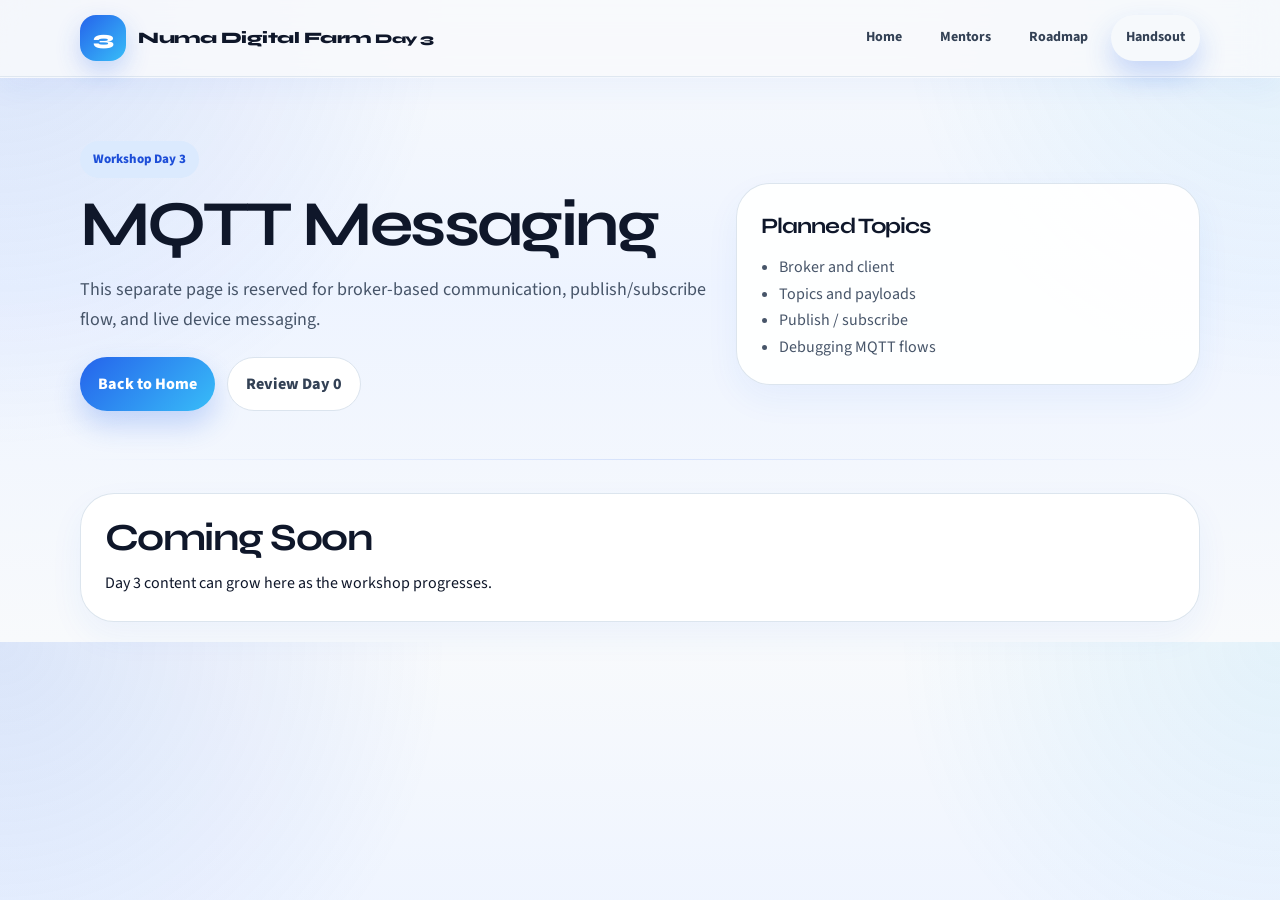
<file: day3.html>
<!DOCTYPE html>
<html lang="en">
<head>
  <meta charset="UTF-8" />
  <meta name="viewport" content="width=device-width, initial-scale=1.0" />
  <title>Day 3 - IoT Workshop</title>
  <link href="https://fonts.googleapis.com/css2?family=Syne:wght@400;500;600;700;800&family=Source+Sans+Pro:wght@400;600;700&display=swap" rel="stylesheet">
  <link rel="stylesheet" href="styles.css" />
</head>
<body>
  <header class="topbar">
    <div class="container navbar">
      <a class="brand" href="index.html">
        <span class="brand-mark">3</span>
        <span>
          Numa Digital Farm
          <small>Day 3</small>
        </span>
      </a>
      <nav class="nav-links" aria-label="Primary navigation">
        <a href="index.html#home">Home</a>
        <a href="index.html#mentors">Mentors</a>
        <a href="index.html#roadmap">Roadmap</a>
        <details class="handsout-menu">
          <summary class="handsout-trigger btn btn-primary">Handsout</summary>
          <div class="handsout-dropdown" aria-label="Handsout days">
            <a href="day0.html">Day 0 - Foundation</a>
            <a href="day1.html">Day 1 - Arduino Basics</a>
            <a href="day2.html">Day 2 - Wi-Fi and HTTP</a>
            <a href="day3.html">Day 3 - MQTT Messaging</a>
            <a href="day4.html">Day 4 - Sensor Data</a>
            <a href="day5.html">Day 5 - ESP-NOW</a>
            <a href="day6.html">Day 6 - RFID and Modules</a>
            <a href="day7.html">Day 7 - Final Prototype</a>
          </div>
        </details>
      </nav>
    </div>
  </header>
  <main class="container">
    <section class="hero"><div class="hero-grid"><div><div class="badge">Workshop Day 3</div><h1>MQTT Messaging</h1><p class="lead">This separate page is reserved for broker-based communication, publish/subscribe flow, and live device messaging.</p><div class="actions"><a class="btn btn-primary" href="index.html">Back to Home</a><a class="btn btn-ghost" href="day0.html">Review Day 0</a></div></div><aside class="panel"><h3>Planned Topics</h3><ul style="padding-left:18px;"><li>Broker and client</li><li>Topics and payloads</li><li>Publish / subscribe</li><li>Debugging MQTT flows</li></ul></aside></div></section>
    <section class="section"><div class="panel"><h2>Coming Soon</h2><p>Day 3 content can grow here as the workshop progresses.</p></div></section>
  </main>
</body>
</html>
</file>
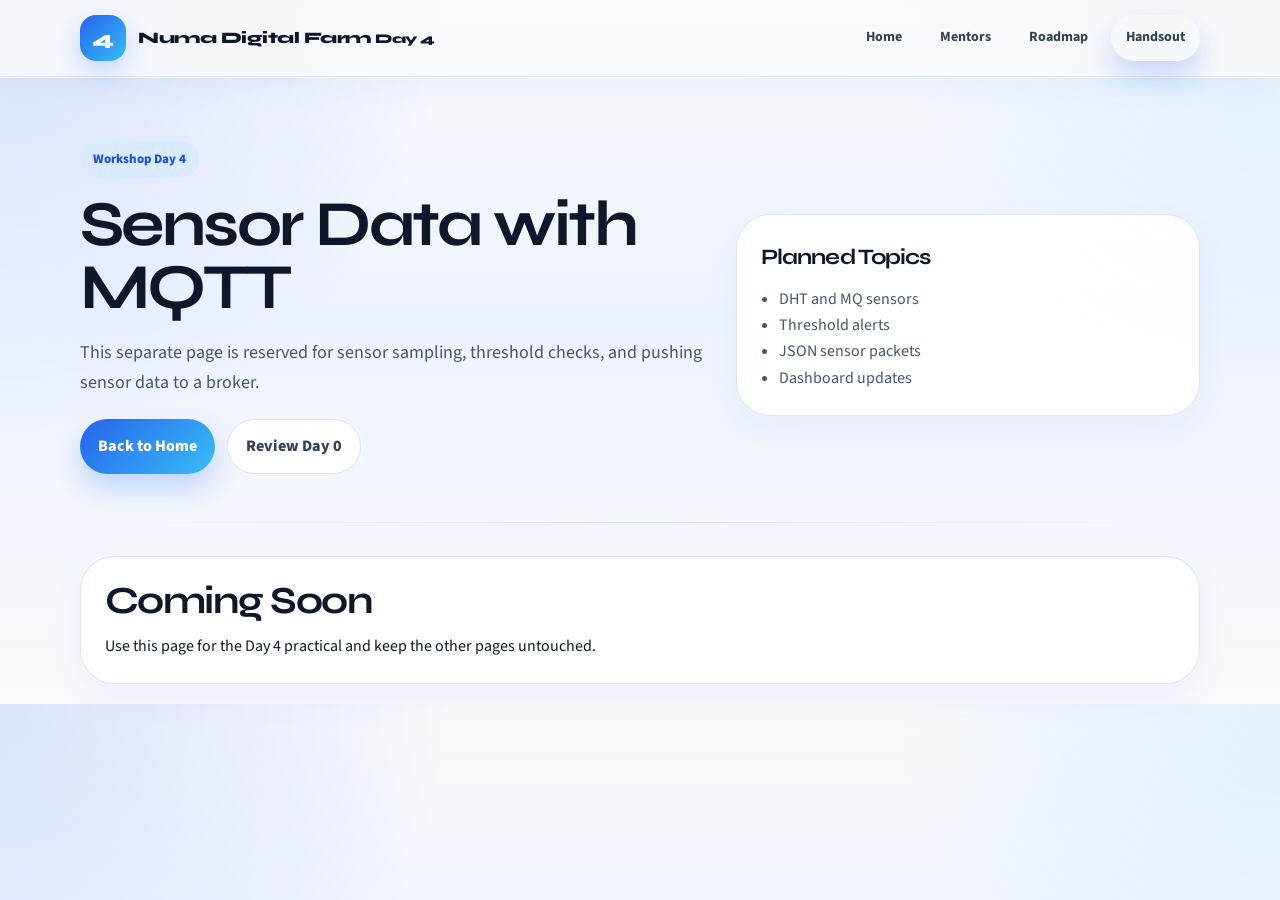
<file: day4.html>
<!DOCTYPE html>
<html lang="en">
<head>
  <meta charset="UTF-8" />
  <meta name="viewport" content="width=device-width, initial-scale=1.0" />
  <title>Day 4 - IoT Workshop</title>
  <link href="https://fonts.googleapis.com/css2?family=Syne:wght@400;500;600;700;800&family=Source+Sans+Pro:wght@400;600;700&display=swap" rel="stylesheet">
  <link rel="stylesheet" href="styles.css" />
</head>
<body>
  <header class="topbar">
    <div class="container navbar">
      <a class="brand" href="index.html">
        <span class="brand-mark">4</span>
        <span>
          Numa Digital Farm
          <small>Day 4</small>
        </span>
      </a>
      <nav class="nav-links" aria-label="Primary navigation">
        <a href="index.html#home">Home</a>
        <a href="index.html#mentors">Mentors</a>
        <a href="index.html#roadmap">Roadmap</a>
        <details class="handsout-menu">
          <summary class="handsout-trigger btn btn-primary">Handsout</summary>
          <div class="handsout-dropdown" aria-label="Handsout days">
            <a href="day0.html">Day 0 - Foundation</a>
            <a href="day1.html">Day 1 - Arduino Basics</a>
            <a href="day2.html">Day 2 - Wi-Fi and HTTP</a>
            <a href="day3.html">Day 3 - MQTT Messaging</a>
            <a href="day4.html">Day 4 - Sensor Data</a>
            <a href="day5.html">Day 5 - ESP-NOW</a>
            <a href="day6.html">Day 6 - RFID and Modules</a>
            <a href="day7.html">Day 7 - Final Prototype</a>
          </div>
        </details>
      </nav>
    </div>
  </header>
  <main class="container">
    <section class="hero"><div class="hero-grid"><div><div class="badge">Workshop Day 4</div><h1>Sensor Data with MQTT</h1><p class="lead">This separate page is reserved for sensor sampling, threshold checks, and pushing sensor data to a broker.</p><div class="actions"><a class="btn btn-primary" href="index.html">Back to Home</a><a class="btn btn-ghost" href="day0.html">Review Day 0</a></div></div><aside class="panel"><h3>Planned Topics</h3><ul style="padding-left:18px;"><li>DHT and MQ sensors</li><li>Threshold alerts</li><li>JSON sensor packets</li><li>Dashboard updates</li></ul></aside></div></section>
    <section class="section"><div class="panel"><h2>Coming Soon</h2><p>Use this page for the Day 4 practical and keep the other pages untouched.</p></div></section>
  </main>
</body>
</html>
</file>
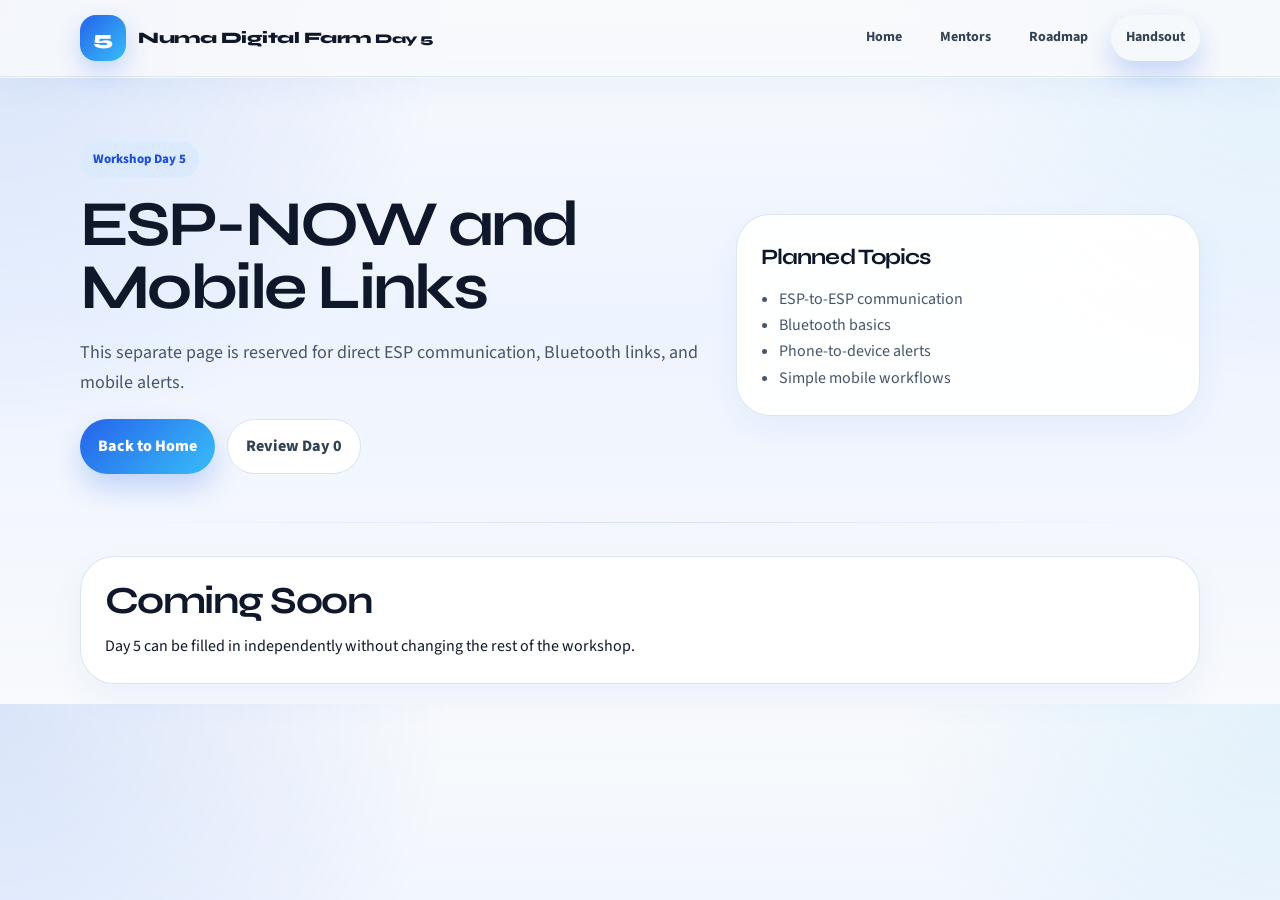
<file: day5.html>
<!DOCTYPE html>
<html lang="en">
<head>
  <meta charset="UTF-8" />
  <meta name="viewport" content="width=device-width, initial-scale=1.0" />
  <title>Day 5 - IoT Workshop</title>
  <link href="https://fonts.googleapis.com/css2?family=Syne:wght@400;500;600;700;800&family=Source+Sans+Pro:wght@400;600;700&display=swap" rel="stylesheet">
  <link rel="stylesheet" href="styles.css" />
</head>
<body>
  <header class="topbar">
    <div class="container navbar">
      <a class="brand" href="index.html">
        <span class="brand-mark">5</span>
        <span>
          Numa Digital Farm
          <small>Day 5</small>
        </span>
      </a>
      <nav class="nav-links" aria-label="Primary navigation">
        <a href="index.html#home">Home</a>
        <a href="index.html#mentors">Mentors</a>
        <a href="index.html#roadmap">Roadmap</a>
        <details class="handsout-menu">
          <summary class="handsout-trigger btn btn-primary">Handsout</summary>
          <div class="handsout-dropdown" aria-label="Handsout days">
            <a href="day0.html">Day 0 - Foundation</a>
            <a href="day1.html">Day 1 - Arduino Basics</a>
            <a href="day2.html">Day 2 - Wi-Fi and HTTP</a>
            <a href="day3.html">Day 3 - MQTT Messaging</a>
            <a href="day4.html">Day 4 - Sensor Data</a>
            <a href="day5.html">Day 5 - ESP-NOW</a>
            <a href="day6.html">Day 6 - RFID and Modules</a>
            <a href="day7.html">Day 7 - Final Prototype</a>
          </div>
        </details>
      </nav>
    </div>
  </header>
  <main class="container">
    <section class="hero"><div class="hero-grid"><div><div class="badge">Workshop Day 5</div><h1>ESP-NOW and Mobile Links</h1><p class="lead">This separate page is reserved for direct ESP communication, Bluetooth links, and mobile alerts.</p><div class="actions"><a class="btn btn-primary" href="index.html">Back to Home</a><a class="btn btn-ghost" href="day0.html">Review Day 0</a></div></div><aside class="panel"><h3>Planned Topics</h3><ul style="padding-left:18px;"><li>ESP-to-ESP communication</li><li>Bluetooth basics</li><li>Phone-to-device alerts</li><li>Simple mobile workflows</li></ul></aside></div></section>
    <section class="section"><div class="panel"><h2>Coming Soon</h2><p>Day 5 can be filled in independently without changing the rest of the workshop.</p></div></section>
  </main>
</body>
</html>
</file>
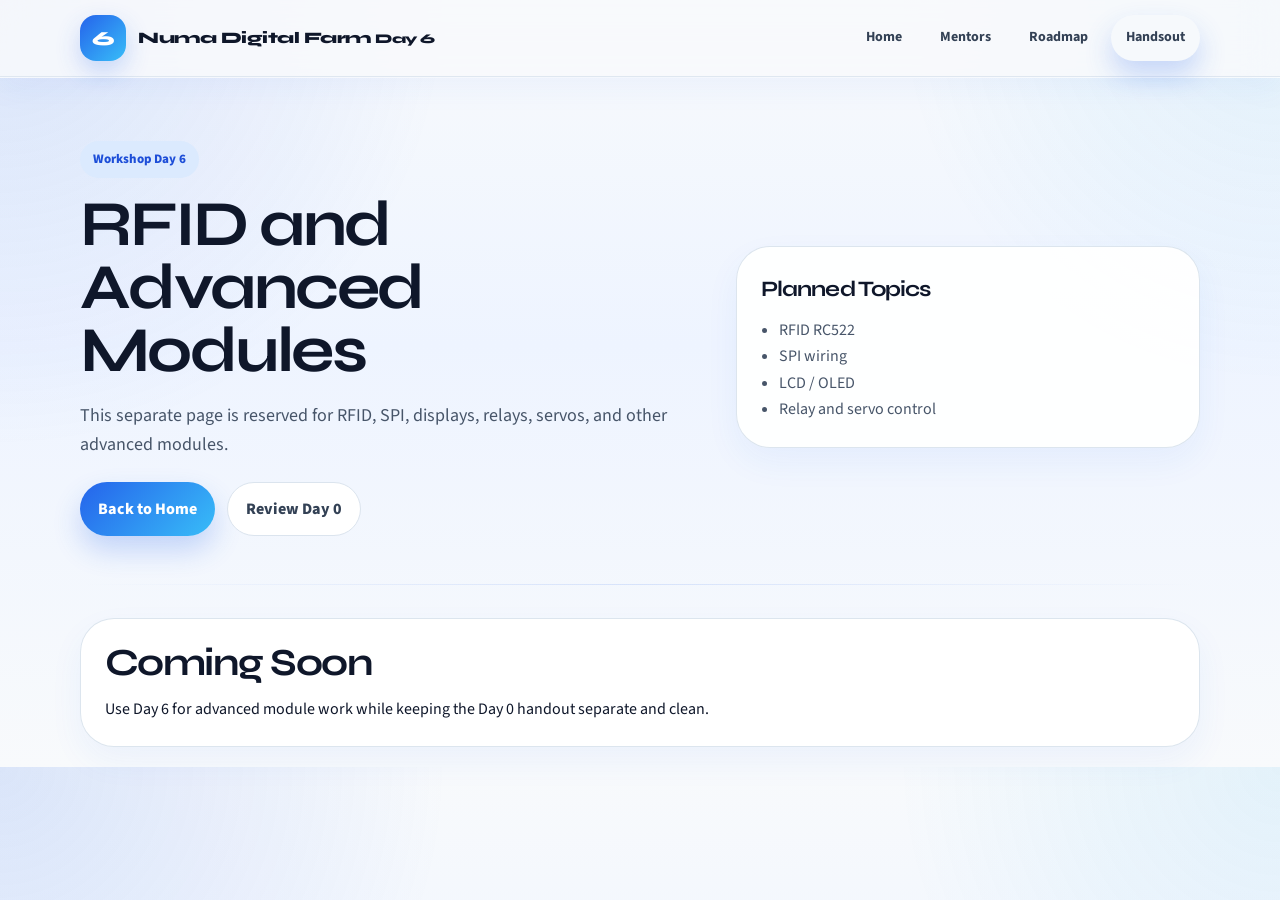
<file: day6.html>
<!DOCTYPE html>
<html lang="en">
<head>
  <meta charset="UTF-8" />
  <meta name="viewport" content="width=device-width, initial-scale=1.0" />
  <title>Day 6 - IoT Workshop</title>
  <link href="https://fonts.googleapis.com/css2?family=Syne:wght@400;500;600;700;800&family=Source+Sans+Pro:wght@400;600;700&display=swap" rel="stylesheet">
  <link rel="stylesheet" href="styles.css" />
</head>
<body>
  <header class="topbar">
    <div class="container navbar">
      <a class="brand" href="index.html">
        <span class="brand-mark">6</span>
        <span>
          Numa Digital Farm
          <small>Day 6</small>
        </span>
      </a>
      <nav class="nav-links" aria-label="Primary navigation">
        <a href="index.html#home">Home</a>
        <a href="index.html#mentors">Mentors</a>
        <a href="index.html#roadmap">Roadmap</a>
        <details class="handsout-menu">
          <summary class="handsout-trigger btn btn-primary">Handsout</summary>
          <div class="handsout-dropdown" aria-label="Handsout days">
            <a href="day0.html">Day 0 - Foundation</a>
            <a href="day1.html">Day 1 - Arduino Basics</a>
            <a href="day2.html">Day 2 - Wi-Fi and HTTP</a>
            <a href="day3.html">Day 3 - MQTT Messaging</a>
            <a href="day4.html">Day 4 - Sensor Data</a>
            <a href="day5.html">Day 5 - ESP-NOW</a>
            <a href="day6.html">Day 6 - RFID and Modules</a>
            <a href="day7.html">Day 7 - Final Prototype</a>
          </div>
        </details>
      </nav>
    </div>
  </header>
  <main class="container">
    <section class="hero"><div class="hero-grid"><div><div class="badge">Workshop Day 6</div><h1>RFID and Advanced Modules</h1><p class="lead">This separate page is reserved for RFID, SPI, displays, relays, servos, and other advanced modules.</p><div class="actions"><a class="btn btn-primary" href="index.html">Back to Home</a><a class="btn btn-ghost" href="day0.html">Review Day 0</a></div></div><aside class="panel"><h3>Planned Topics</h3><ul style="padding-left:18px;"><li>RFID RC522</li><li>SPI wiring</li><li>LCD / OLED</li><li>Relay and servo control</li></ul></aside></div></section>
    <section class="section"><div class="panel"><h2>Coming Soon</h2><p>Use Day 6 for advanced module work while keeping the Day 0 handout separate and clean.</p></div></section>
  </main>
</body>
</html>
</file>
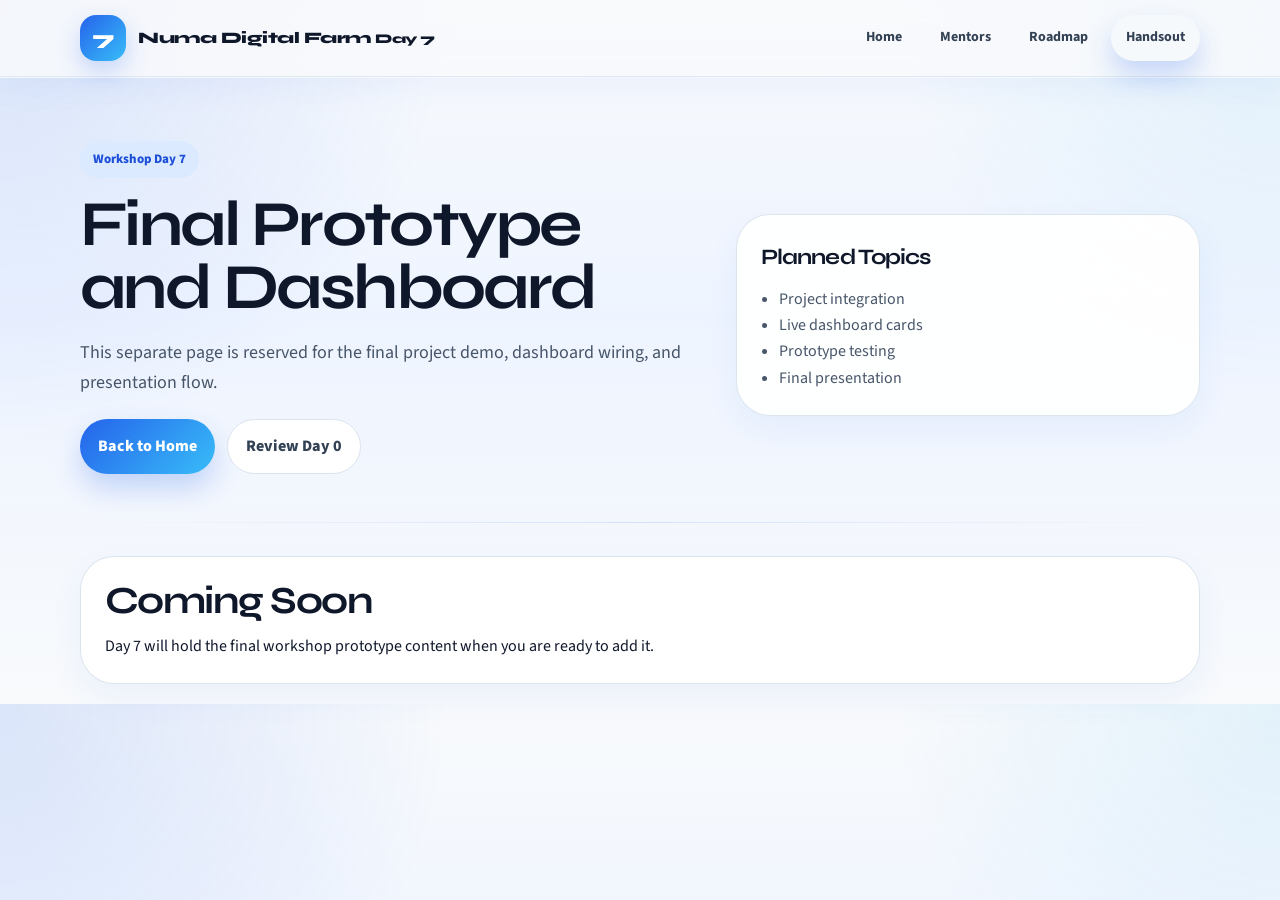
<file: day7.html>
<!DOCTYPE html>
<html lang="en">
<head>
  <meta charset="UTF-8" />
  <meta name="viewport" content="width=device-width, initial-scale=1.0" />
  <title>Day 7 - IoT Workshop</title>
  <link href="https://fonts.googleapis.com/css2?family=Syne:wght@400;500;600;700;800&family=Source+Sans+Pro:wght@400;600;700&display=swap" rel="stylesheet">
  <link rel="stylesheet" href="styles.css" />
</head>
<body>
  <header class="topbar">
    <div class="container navbar">
      <a class="brand" href="index.html">
        <span class="brand-mark">7</span>
        <span>
          Numa Digital Farm
          <small>Day 7</small>
        </span>
      </a>
      <nav class="nav-links" aria-label="Primary navigation">
        <a href="index.html#home">Home</a>
        <a href="index.html#mentors">Mentors</a>
        <a href="index.html#roadmap">Roadmap</a>
        <details class="handsout-menu">
          <summary class="handsout-trigger btn btn-primary">Handsout</summary>
          <div class="handsout-dropdown" aria-label="Handsout days">
            <a href="day0.html">Day 0 - Foundation</a>
            <a href="day1.html">Day 1 - Arduino Basics</a>
            <a href="day2.html">Day 2 - Wi-Fi and HTTP</a>
            <a href="day3.html">Day 3 - MQTT Messaging</a>
            <a href="day4.html">Day 4 - Sensor Data</a>
            <a href="day5.html">Day 5 - ESP-NOW</a>
            <a href="day6.html">Day 6 - RFID and Modules</a>
            <a href="day7.html">Day 7 - Final Prototype</a>
          </div>
        </details>
      </nav>
    </div>
  </header>
  <main class="container">
    <section class="hero"><div class="hero-grid"><div><div class="badge">Workshop Day 7</div><h1>Final Prototype and Dashboard</h1><p class="lead">This separate page is reserved for the final project demo, dashboard wiring, and presentation flow.</p><div class="actions"><a class="btn btn-primary" href="index.html">Back to Home</a><a class="btn btn-ghost" href="day0.html">Review Day 0</a></div></div><aside class="panel"><h3>Planned Topics</h3><ul style="padding-left:18px;"><li>Project integration</li><li>Live dashboard cards</li><li>Prototype testing</li><li>Final presentation</li></ul></aside></div></section>
    <section class="section"><div class="panel"><h2>Coming Soon</h2><p>Day 7 will hold the final workshop prototype content when you are ready to add it.</p></div></section>
  </main>
</body>
</html>
</file>
<file: styles.css>
* {
  box-sizing: border-box;
  margin: 0;
  padding: 0;
}

:root {
  --primary: #2563eb;
  --primary-dark: #1d4ed8;
  --primary-soft: #dbeafe;
  --accent: #f59e0b;
  --accent-soft: #fef3c7;
  --text: #0f172a;
  --muted: #475569;
  --surface: #ffffff;
  --surface-alt: #f8fafc;
  --border: #dbe4ee;
  --shadow: 0 20px 45px rgba(37, 99, 235, 0.12);
  --radius: 24px;
}

html {
  scroll-behavior: smooth;
}

body {
  font-family: "Source Sans Pro", Arial, sans-serif;
  color: var(--text);
  line-height: 1.65;
  background:
    radial-gradient(circle at top left, rgba(37, 99, 235, 0.14), transparent 28rem),
    radial-gradient(circle at top right, rgba(14, 165, 233, 0.09), transparent 24rem),
    linear-gradient(180deg, #f8fafc 0%, #eef4ff 45%, #f8fafc 100%);
}

a {
  color: inherit;
  text-decoration: none;
}

img {
  max-width: 100%;
  display: block;
}

.container {
  width: min(1120px, calc(100% - 32px));
  margin: 0 auto;
}

.topbar {
  position: sticky;
  top: 0;
  z-index: 10;
  backdrop-filter: blur(16px);
  background: rgba(248, 250, 252, 0.85);
  border-bottom: 1px solid rgba(219, 228, 238, 0.85);
  box-shadow: 0 1px 0 rgba(255, 255, 255, 0.75), 0 12px 30px rgba(37, 99, 235, 0.05);
}

.navbar {
  min-height: 76px;
  display: flex;
  align-items: center;
  justify-content: space-between;
  gap: 18px;
}

.brand {
  display: flex;
  align-items: center;
  gap: 12px;
  font-family: Syne, Arial, sans-serif;
  font-weight: 800;
  letter-spacing: -0.03em;
}

.brand-mark {
  width: 46px;
  height: 46px;
  border-radius: 16px;
  display: grid;
  place-items: center;
  color: white;
  background: linear-gradient(135deg, var(--primary), #38bdf8);
  box-shadow: 0 10px 24px rgba(37, 99, 235, 0.24);
  font-size: 20px;
}

.nav-links {
  display: flex;
  flex-wrap: wrap;
  align-items: center;
  gap: 8px;
}

.nav-links a,
.nav-links button,
.nav-links summary {
  padding: 11px 15px;
  border-radius: 999px;
  font-size: 14px;
  font-weight: 700;
  color: #334155;
  transition: 0.2s ease;
}

.nav-links a:hover,
.nav-links button:hover,
.nav-links summary:hover {
  background: #dbeafe;
  color: var(--primary-dark);
}

.nav-links a:focus-visible,
.nav-links button:focus-visible,
.nav-links summary:focus-visible,
.handsout-dropdown a:focus-visible,
.btn:focus-visible {
  outline: 3px solid rgba(37, 99, 235, 0.28);
  outline-offset: 2px;
}

.nav-links button,
.nav-links summary {
  border: 0;
  background: transparent;
  cursor: pointer;
  list-style: none;
}

.nav-links summary::-webkit-details-marker {
  display: none;
}

.nav-links summary::marker {
  content: "";
}

.handsout-menu {
  position: relative;
}

.handsout-trigger {
  display: inline-flex;
  align-items: center;
  gap: 8px;
  color: white;
  background: linear-gradient(135deg, var(--primary), #38bdf8);
  box-shadow: 0 14px 28px rgba(37, 99, 235, 0.22);
  position: relative;
  overflow: hidden;
}

.handsout-trigger::after {
  content: "";
  position: absolute;
  inset: 0;
  background: linear-gradient(115deg, transparent 0%, rgba(255, 255, 255, 0.32) 48%, transparent 56%);
  transform: translateX(-120%);
  transition: transform 0.45s ease;
}

.handsout-menu:hover .handsout-trigger::after,
.handsout-menu[open] .handsout-trigger::after {
  transform: translateX(120%);
}

.handsout-trigger:hover,
.handsout-menu[open] .handsout-trigger {
  color: white;
  background: linear-gradient(135deg, var(--primary-dark), #0284c7);
}

.handsout-dropdown {
  position: absolute;
  top: calc(100% + 10px);
  right: 0;
  min-width: 220px;
  padding: 10px;
  border-radius: 20px;
  border: 1px solid var(--border);
  background: rgba(255, 255, 255, 0.98);
  box-shadow: var(--shadow);
  display: grid;
  gap: 6px;
  z-index: 20;
}

.handsout-dropdown a {
  padding: 10px 12px;
  border-radius: 14px;
  font-size: 13px;
  font-weight: 800;
  color: #334155;
}

.handsout-dropdown a:hover {
  background: #eff6ff;
  color: var(--primary-dark);
}

section.section,
section.hero {
  position: relative;
  scroll-margin-top: 96px;
}

section.section::before,
section.hero::before {
  content: "";
  position: absolute;
  left: 0;
  right: 0;
  top: 0;
  height: 1px;
  background: linear-gradient(90deg, transparent, rgba(37, 99, 235, 0.14), transparent);
  pointer-events: none;
}

section.section > .container,
section.hero > .container {
  position: relative;
  z-index: 1;
}

.hero {
  padding: 64px 0 32px;
}

.hero-grid {
  display: grid;
  grid-template-columns: 1.15fr 0.85fr;
  gap: 28px;
  align-items: center;
}

.badge {
  display: inline-flex;
  align-items: center;
  gap: 8px;
  padding: 8px 13px;
  border-radius: 999px;
  background: var(--primary-soft);
  color: var(--primary-dark);
  font-size: 13px;
  font-weight: 800;
  margin-bottom: 16px;
}

h1,
h2,
h3,
h4 {
  font-family: Syne, Arial, sans-serif;
  letter-spacing: -0.04em;
}

h1 {
  font-size: clamp(42px, 5vw, 68px);
  line-height: 0.98;
  margin-bottom: 18px;
}

h2 {
  font-size: clamp(28px, 3vw, 42px);
  line-height: 1.05;
  margin-bottom: 12px;
}

h3 {
  font-size: 22px;
  margin-bottom: 10px;
}

.lead {
  font-size: 18px;
  color: var(--muted);
  max-width: 720px;
}

.actions {
  display: flex;
  flex-wrap: wrap;
  gap: 12px;
  margin: 22px 0 16px;
}

.btn {
  display: inline-flex;
  align-items: center;
  justify-content: center;
  gap: 8px;
  padding: 13px 18px;
  border-radius: 999px;
  border: 0;
  font-weight: 800;
  cursor: pointer;
  transition: 0.22s ease;
}

.btn-primary {
  background: linear-gradient(135deg, var(--primary), #38bdf8);
  color: white;
  box-shadow: 0 14px 28px rgba(37, 99, 235, 0.24);
}

.btn-primary:hover {
  transform: translateY(-2px);
  box-shadow: 0 18px 32px rgba(37, 99, 235, 0.28);
}

.btn-ghost {
  background: white;
  border: 1px solid var(--border);
  color: #334155;
}

.btn-ghost:hover {
  background: #eff6ff;
  border-color: #bfdbfe;
}

.pills {
  display: flex;
  flex-wrap: wrap;
  gap: 10px;
}

.pill {
  padding: 8px 11px;
  border-radius: 999px;
  background: rgba(255, 255, 255, 0.86);
  border: 1px solid var(--border);
  color: #475569;
  font-size: 13px;
  font-weight: 700;
}

.panel {
  background: rgba(255, 255, 255, 0.92);
  border: 1px solid rgba(219, 228, 238, 0.95);
  border-radius: 34px;
  padding: 24px;
  box-shadow: var(--shadow);
}

.panel.soft {
  background: linear-gradient(135deg, rgba(204, 251, 241, 0.5), rgba(254, 243, 199, 0.4));
}

.hero-panel {
  background: rgba(255, 255, 255, 0.9);
  border: 1px solid rgba(219, 228, 238, 0.95);
  border-radius: 34px;
  padding: 24px;
  box-shadow: var(--shadow);
}

.hero-note {
  color: #64748b;
  font-size: 14px;
}

.home-hero {
  padding-top: 70px;
}

.kpi-grid,
.card-grid,
.page-grid,
.two-col,
.three-col {
  display: grid;
  gap: 16px;
}

.card-grid {
  grid-template-columns: repeat(3, 1fr);
}

.page-grid {
  grid-template-columns: repeat(4, 1fr);
}

.two-col {
  grid-template-columns: repeat(2, 1fr);
}

.three-col {
  grid-template-columns: repeat(3, 1fr);
}

.card,
.info-card,
.day-card,
.note,
.callout {
  background: rgba(255, 255, 255, 0.94);
  border: 1px solid var(--border);
  border-radius: var(--radius);
  padding: 18px;
  box-shadow: 0 12px 28px rgba(15, 23, 42, 0.06);
}

.trainer-card {
  min-height: 100%;
}

.mentor-band {
  display: grid;
  gap: 16px;
  padding: 18px;
  border-radius: 28px;
  border: 1px solid rgba(37, 99, 235, 0.12);
  background: linear-gradient(180deg, rgba(255, 255, 255, 0.9), rgba(239, 246, 255, 0.7));
}

.resource-banner {
  padding: 11px 16px;
  border-radius: 999px;
  border: 1px solid rgba(37, 99, 235, 0.14);
  background: linear-gradient(135deg, rgba(239, 246, 255, 0.95), rgba(219, 234, 254, 0.95));
  color: #1e3a8a;
  font-weight: 800;
  font-size: 14px;
  letter-spacing: -0.01em;
  text-align: center;
}

.mentor-grid {
  display: grid;
  grid-template-columns: repeat(2, minmax(0, 1fr));
  gap: 14px;
}

.mentor-card {
  display: flex;
  gap: 14px;
  align-items: flex-start;
  padding: 20px;
  border-radius: 24px;
  background: rgba(255, 255, 255, 0.92);
  border: 1px solid rgba(37, 99, 235, 0.12);
  box-shadow: none;
}

.mentor-card-left {
  border-top: 2px solid rgba(37, 99, 235, 0.38);
}

.mentor-card-right {
  border-top: 2px solid rgba(14, 165, 233, 0.34);
}

.trainer-meta {
  display: grid;
  gap: 8px;
}

.profile-links {
  display: flex;
  flex-wrap: wrap;
  gap: 8px;
  margin-top: 10px;
}

.profile-link {
  display: inline-flex;
  align-items: center;
  gap: 6px;
  padding: 8px 11px;
  border-radius: 999px;
  background: #eff6ff;
  color: #1d4ed8;
  font-size: 12px;
  font-weight: 800;
  border: 1px solid #dbeafe;
}

.profile-link.secondary {
  background: #f8fafc;
  color: #0f172a;
  border-color: var(--border);
}

.mentor-card .avatar {
  flex: 0 0 58px;
  width: 58px;
  height: 58px;
  border-radius: 20px;
  background: linear-gradient(135deg, var(--primary), #38bdf8);
  color: white;
  display: grid;
  place-items: center;
  font-weight: 900;
  font-size: 18px;
  box-shadow: 0 8px 18px rgba(37, 99, 235, 0.18);
}

.mentor-card h3 {
  margin-bottom: 4px;
}

.mentor-card p {
  margin-bottom: 0;
  line-height: 1.55;
}

.mentor-card .profile-links {
  margin-top: 8px;
}

.mentor-card .tag-row {
  margin-top: 8px;
}

.roadmap-grid {
  display: grid;
  grid-template-columns: repeat(4, 1fr);
  gap: 14px;
}

.roadmap-card {
  position: relative;
  overflow: hidden;
}

.roadmap-card h3 {
  font-size: 18px;
  margin-bottom: 8px;
}

.roadmap-card p {
  color: #64748b;
  font-size: 14px;
}

.roadmap-card .day-number {
  margin-bottom: 10px;
}

.roadmap-card .status-tag {
  display: inline-flex;
  align-items: center;
  gap: 6px;
  padding: 6px 10px;
  border-radius: 999px;
  background: #eff6ff;
  color: #1d4ed8;
  font-size: 11px;
  font-weight: 900;
  margin-top: 12px;
}

.stats-row {
  display: grid;
  grid-template-columns: repeat(3, minmax(0, 1fr));
  gap: 12px;
  margin-top: 18px;
}

.stat {
  padding: 14px;
  border-radius: 18px;
  background: linear-gradient(180deg, #f8fafc, #ffffff);
  border: 1px solid var(--border);
}

.stat strong {
  display: block;
  font-size: 20px;
  color: var(--primary-dark);
  margin-bottom: 4px;
}

.stat span {
  font-size: 13px;
  color: #64748b;
}

.day-card {
  position: relative;
  overflow: hidden;
  cursor: pointer;
  transition: 0.22s ease;
  min-height: 168px;
}

.day-card:hover {
  transform: translateY(-4px);
  border-color: #b6e8e0;
}

.day-number {
  display: inline-grid;
  place-items: center;
  width: 44px;
  height: 44px;
  border-radius: 16px;
  background: var(--primary-soft);
  color: var(--primary-dark);
  font-weight: 900;
  margin-bottom: 14px;
}

.locked {
  position: absolute;
  top: 16px;
  right: 16px;
  padding: 6px 10px;
  border-radius: 999px;
  background: #ffedd5;
  color: #9a3412;
  font-size: 12px;
  font-weight: 900;
}

.section {
  padding: 34px 0 20px;
}

.section-tight {
  padding-top: 28px;
}

.section + .section {
  margin-top: 10px;
}

.section-head {
  display: flex;
  align-items: end;
  justify-content: space-between;
  gap: 18px;
  margin-bottom: 20px;
}

.section-head p,
.card p,
.info-card p,
.note p,
.callout p,
li,
td {
  color: var(--muted);
}

.faq-list {
  display: grid;
  gap: 12px;
}

.faq-item {
  border: 1px solid var(--border);
  border-radius: 20px;
  background: rgba(255, 255, 255, 0.94);
  box-shadow: 0 12px 28px rgba(37, 99, 235, 0.06);
  overflow: hidden;
}

.faq-item summary {
  display: flex;
  align-items: center;
  justify-content: space-between;
  gap: 12px;
  padding: 16px 18px;
  cursor: pointer;
  font-weight: 800;
  color: #1e3a8a;
}

.faq-item summary::after {
  content: "+";
  font-size: 18px;
  line-height: 1;
  color: var(--primary-dark);
}

.faq-item[open] summary::after {
  content: "−";
}

.faq-item p {
  padding: 0 18px 18px;
  color: var(--muted);
}

.muted {
  color: var(--muted);
}

.table-wrap {
  overflow-x: auto;
  border: 1px solid rgba(219, 228, 238, 0.95);
  border-radius: 20px;
  background: white;
  margin: 14px 0;
  box-shadow: 0 10px 24px rgba(37, 99, 235, 0.04);
}

table {
  width: 100%;
  border-collapse: collapse;
  min-width: 680px;
}

th,
td {
  padding: 13px 14px;
  text-align: left;
  border-bottom: 1px solid var(--border);
  vertical-align: top;
  font-size: 14px;
}

th {
  background: #effdfa;
  color: #115e59;
  font-weight: 900;
}

tr:last-child td {
  border-bottom: 0;
}

.code-block,
.diagram,
.flow-box {
  background: linear-gradient(180deg, #0f172a, #111827);
  color: #e2e8f0;
  border-radius: 24px;
  padding: 18px;
  overflow-x: auto;
  margin: 14px 0;
  border: 1px solid rgba(37, 99, 235, 0.12);
}

.code-block pre,
.diagram,
.flow-box {
  font-family: "SFMono-Regular", Consolas, "Liberation Mono", monospace;
  font-size: 13px;
  line-height: 1.65;
  white-space: pre-wrap;
}

.tag-row {
  display: flex;
  flex-wrap: wrap;
  gap: 8px;
  margin-top: 10px;
}

.tag {
  display: inline-flex;
  align-items: center;
  gap: 6px;
  border-radius: 999px;
  padding: 6px 10px;
  background: #eff6ff;
  color: #1d4ed8;
  font-size: 12px;
  font-weight: 800;
}

.note {
  background: linear-gradient(135deg, rgba(219, 234, 254, 0.55), rgba(255, 255, 255, 0.82));
  border-left: 4px solid var(--primary);
}

.note.warning {
  background: linear-gradient(135deg, rgba(239, 246, 255, 0.75), rgba(255, 255, 255, 0.86));
  border-left-color: #ea580c;
}

.note.success {
  background: linear-gradient(135deg, rgba(219, 234, 254, 0.55), rgba(239, 246, 255, 0.75));
  border-left-color: var(--primary);
}

.panel.soft,
.hero-panel,
.card,
.info-card,
.day-card,
.note,
.callout,
.faq-item {
  backdrop-filter: blur(6px);
}

.panel,
.hero-panel,
.card,
.info-card,
.day-card,
.note,
.callout,
.faq-item {
  box-shadow: 0 14px 34px rgba(37, 99, 235, 0.06);
}

.footer {
  padding: 30px 0 40px;
  text-align: center;
  color: var(--muted);
}

.footer .panel {
  display: inline-block;
  min-width: min(800px, 100%);
}

@media (max-width: 920px) {
  .hero-grid,
  .two-col,
  .three-col,
  .card-grid,
  .page-grid,
  .roadmap-grid,
  .stats-row,
  .mentor-grid {
    grid-template-columns: 1fr 1fr;
  }
}

@media (max-width: 720px) {
  .navbar,
  .section-head,
  .hero-grid {
    grid-template-columns: 1fr;
    display: grid;
  }

  .nav-links {
    justify-content: flex-start;
  }

  .two-col,
  .three-col,
  .card-grid,
  .page-grid,
  .roadmap-grid,
  .stats-row,
  .mentor-grid,
  .mentor-card {
    grid-template-columns: 1fr;
  }

  .mentor-card {
    flex-direction: column;
  }

  .handsout-dropdown {
    position: static;
    min-width: 0;
    margin-top: 8px;
  }

  .footer .panel {
    min-width: 0;
  }
}

/* Day handout helpers (code cards, diagrams, TOC) */
.code-card, .code-box {
  background: linear-gradient(180deg,#071025,#0b1530);
  color: #e6f3fb;
  border-radius: 20px;
  padding: 18px;
  margin: 16px 0;
  overflow-x: auto;
  position: relative;
  border: 1px solid rgba(37,99,235,0.12);
  box-shadow: 0 12px 28px rgba(2,62,138,0.06);
}
.code-card pre { margin: 0; font-size: 13px; line-height: 1.6; white-space: pre; }
.copy-btn { position: absolute; right: 12px; top: 12px; border: 0; border-radius: 999px; background: #10233a; color: #fff; padding: 7px 10px; cursor: pointer; font-weight: 900; font-size: 12px; }
.copy-btn:hover { background: #164e63; }
.diagram-frame { border: 1px solid var(--border); border-radius: 20px; padding: 14px; background: white; box-shadow: 0 12px 28px rgba(15,23,42,0.06); margin: 18px 0; }
.diagram-placeholder { border: 2px dashed #93c5fd; border-radius: 20px; min-height: 220px; display: grid; place-items: center; text-align: center; padding: 24px; background: linear-gradient(135deg,#f0fbff,#fff); color: #164e63; }
.toc { display: grid; grid-template-columns: repeat(4, 1fr); gap: 10px; margin-top: 18px; }
.toc a { padding: 12px; border-radius: 12px; background: white; border: 1px solid var(--border); font-weight: 900; color: #334155; box-shadow: 0 6px 18px rgba(15,23,42,0.04); text-align: center; }
.toc a:hover { background: #eff6ff; color: var(--primary-dark); }

@media (max-width: 920px) { .toc { grid-template-columns: repeat(2, 1fr); } }
</file>
